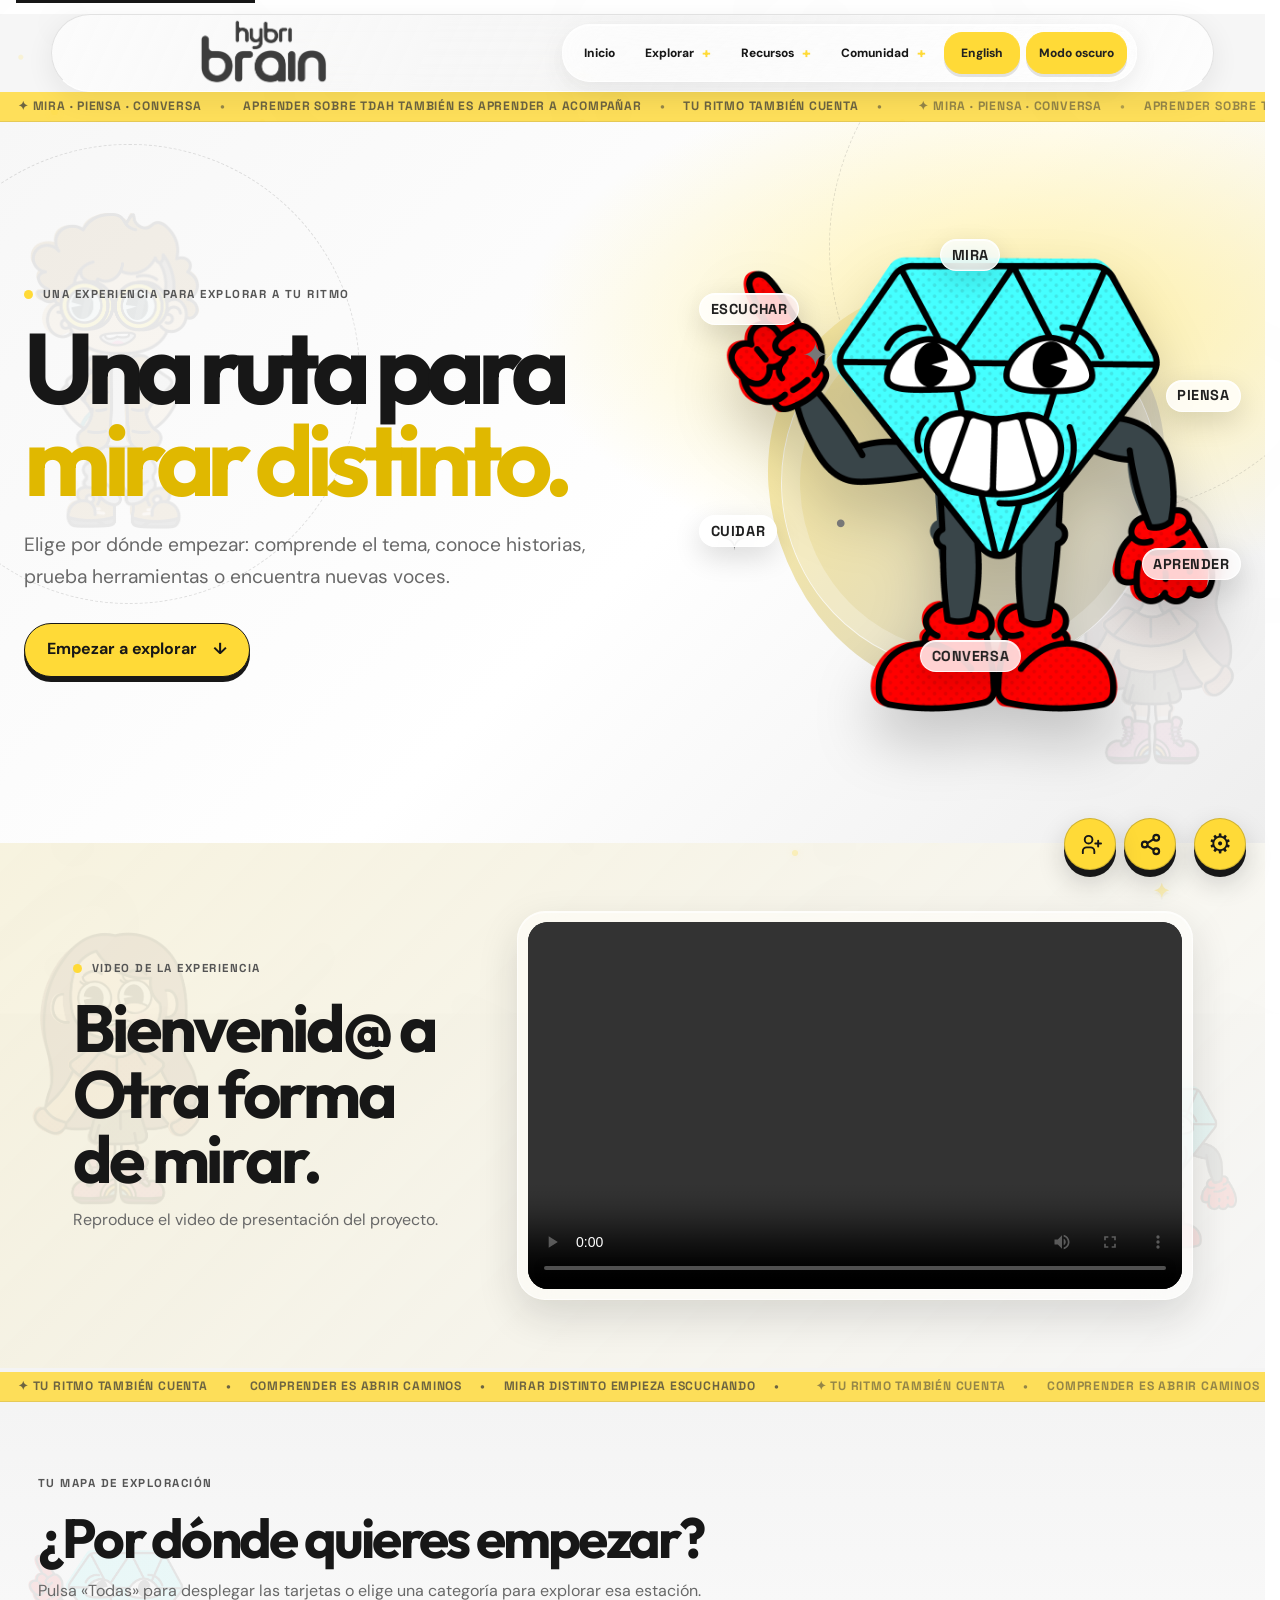
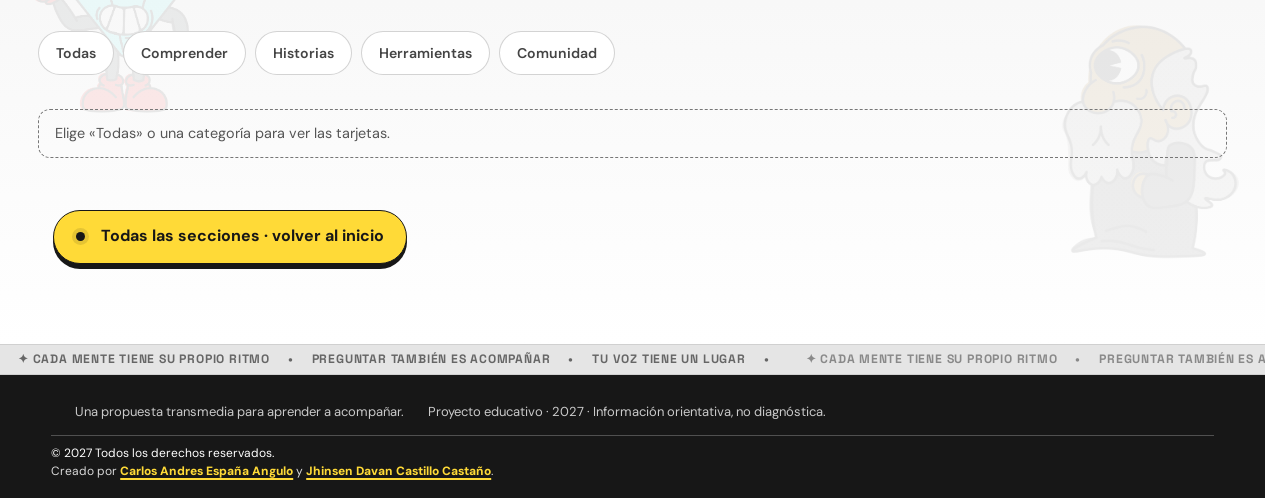
<file: index.html>
<!doctype html>
<html lang="es"><head>
<meta charset="utf-8"/>
<meta content="width=device-width, initial-scale=1" name="viewport"/>
<meta content="strict-origin-when-cross-origin" name="referrer"/>
<meta content="Experiencia educativa transmedia para comprender el TDAH desde la empatía." name="description"/>
<title>Otra forma de mirar | Inicio</title>
<link href="https://fonts.googleapis.com" rel="preconnect"/>
<link href="imagenes/Mesa de trabajo 1_1@4x-8.png" rel="icon" type="image/png"/>
<link crossorigin="" href="https://fonts.gstatic.com" rel="preconnect"/>
<link href="https://fonts.googleapis.com/css2?family=DM+Sans:wght@400;500;700&amp;family=Outfit:wght@400;500;600;700;800&amp;family=Space+Grotesk:wght@500;600;700&amp;display=swap" rel="stylesheet"/>
<link href="styles.css" rel="stylesheet"/>
<link href="index-pages.css" rel="stylesheet"/>  <link rel="stylesheet" href="enhancements.css">
  <link rel="stylesheet" href="final-overrides.css">
</head><body class="home-page" data-parallax-image="imagenes/parallax.png">
<a class="skip-link" href="#contenido">Saltar al contenido principal</a>
<header class="site-header" id="inicio">
<div class="container header-inner">
<a aria-label="Otra forma de mirar, inicio" class="brand" href="index.html">
<img alt="" class="brand-logo" src="imagenes/solo letra.png"/>
</a>
<button aria-controls="main-nav" aria-expanded="false" class="menu-toggle" type="button">Menú</button>
<nav aria-label="Navegación principal" class="main-nav" id="main-nav"><a href="index.html">Inicio</a><details class="nav-group"><summary>Explorar</summary><div class="nav-submenu"><a href="inicio.html">Introducción</a><a href="que-es-el-tdah.html">¿Qué es el TDAH?</a><a href="personajes.html">Personajes</a><a href="recorrido.html">Recorrido</a></div></details><details class="nav-group"><summary>Recursos</summary><div class="nav-submenu"><a href="blog.html">Notas</a><a href="galeria.html">Galería</a><a href="minijuegos.html">Minijuegos</a><a href="encuestas.html">Encuestas</a></div></details><details class="nav-group"><summary>Comunidad</summary><div class="nav-submenu"><a href="especialistas.html">Especialistas</a><a href="entrevistas.html">Entrevistas</a><a href="estadisticas.html">Estadísticas</a><a href="creadores.html">Creadores</a></div></details><button aria-pressed="false" class="contrast-button" id="contrast-toggle" type="button">Modo oscuro</button></nav>
</div>
</header>
<div aria-label="Avisos de la experiencia" class="info-marquee" role="region"><div class="info-marquee-track"><span class="marquee-group"><span>✦ Mira · piensa · conversa</span><span aria-hidden="true">•</span><span>Aprender sobre TDAH también es aprender a acompañar</span><span aria-hidden="true">•</span><span>Tu ritmo también cuenta</span><span aria-hidden="true">•</span></span><span aria-hidden="true" class="marquee-group"><span>✦ Mira · piensa · conversa</span><span aria-hidden="true">•</span><span>Aprender sobre TDAH también es aprender a acompañar</span><span aria-hidden="true">•</span><span>Tu ritmo también cuenta</span><span aria-hidden="true">•</span></span></div></div>
<main class="home-directory" id="contenido"><section aria-labelledby="home-title" class="guide-hero"><div class="guide-hero-orbit orbit-one"></div><div class="guide-hero-orbit orbit-two"></div><div class="guide-hero-inner"><div class="guide-hero-copy"><p class="guide-eyebrow"><span class="guide-pulse"></span> UNA EXPERIENCIA PARA EXPLORAR A TU RITMO</p><h1 id="home-title">Una ruta para <em>mirar distinto.</em></h1><p>Elige por dónde empezar: comprende el tema, conoce historias, prueba herramientas o encuentra nuevas voces.</p><a class="guide-start-button" href="#explorar-ruta">Empezar a explorar <span aria-hidden="true">↓</span></a></div><div aria-hidden="true" class="guide-hero-art"><div class="guide-art-circle circle-back"></div><div class="guide-art-circle circle-front"></div><img alt="" src="imagenes/diaactu1.png"/><span class="orbit-label label-top">MIRA</span><span class="orbit-label label-right">PIENSA</span><span class="orbit-label label-bottom">CONVERSA</span><span class="guide-spark spark-one">✦</span><span class="guide-spark spark-two">✧</span><span class="guide-spark spark-three">•</span><span class="orbit-label label-cuidar">CUIDAR</span><span class="orbit-label label-aprender">APRENDER</span><span class="orbit-label label-escuchar">ESCUCHAR</span></div></div></section><section class="home-video-section" id="video-portada-local" aria-labelledby="home-video-title"><div class="home-video-inner"><div class="home-video-copy"><p class="guide-eyebrow"><span class="guide-pulse"></span> VIDEO DE LA EXPERIENCIA</p><h2 id="home-video-title">Bienvenid@ a Otra forma de mirar.</h2><p>Reproduce el video de presentación del proyecto.</p></div><div class="home-video-frame"><video controls playsinline autoplay preload="auto" aria-label="Video de presentación de Otra forma de mirar"><!-- PARA CAMBIAR EL VIDEO: reemplaza videos/video-portada.mp4 por la ruta de tu archivo MP4 local. No es un video de YouTube. --><source src="videos/presen.mp4" type="video/mp4">Tu navegador no puede reproducir este video. Prueba con un archivo MP4 compatible.</video></div><!-- FIN DEL ESPACIO RESERVADO PARA EL VIDEO LOCAL -->
</section><div aria-hidden="true" class="info-marquee home-mid-marquee"><div class="info-marquee-track"><span class="marquee-group"><span>✦ Tu ritmo también cuenta</span><span>•</span><span>Comprender es abrir caminos</span><span>•</span><span>Mirar distinto empieza escuchando</span><span>•</span></span><span aria-hidden="true" class="marquee-group"><span>✦ Tu ritmo también cuenta</span><span>•</span><span>Comprender es abrir caminos</span><span>•</span><span>Mirar distinto empieza escuchando</span><span>•</span></span></div></div><section aria-labelledby="route-title" class="route-guide" id="explorar-ruta"><div class="route-guide-inner"><div class="route-heading"><div><p class="guide-eyebrow">TU MAPA DE EXPLORACIÓN</p><h2 id="route-title">¿Por dónde quieres empezar?</h2><p class="route-description">Pulsa «Todas» para desplegar las tarjetas o elige una categoría para explorar esa estación.</p></div><div aria-label="Filtrar las secciones por tema" class="route-filters" role="group"><button aria-pressed="false" class="route-filter" data-filter="todas" type="button" aria-label="Desplegar todas las tarjetas">Todas</button><button aria-pressed="false" class="route-filter" data-filter="comprender" type="button">Comprender</button><button aria-pressed="false" class="route-filter" data-filter="historias" type="button">Historias</button><button aria-pressed="false" class="route-filter" data-filter="herramientas" type="button">Herramientas</button><button aria-pressed="false" class="route-filter" data-filter="comunidad" type="button">Comunidad</button></div><p class="route-empty-hint" id="route-empty-hint">Elige «Todas» o una categoría para ver las tarjetas.</p><div class="route-stations"><div class="route-station" hidden data-station="comprender"><div class="station-label" data-step="a"><h3>01 · Comprender</h3><p>Entender es el primer paso para acompañar.</p></div><div class="route-card-grid"><a class="route-card" hidden data-category="comprender" data-route-id="inicio.html" href="inicio.html" style="--card-index:1"><span class="route-card-art"><img alt="" loading="lazy" src="imagenes/Mesa de trabajo 1_1@4x-8.png"/><span class="route-card-number">01</span></span><span class="route-card-info"><small>COMPRENDER</small><strong>Una primera mirada</strong><span>Una puerta de entrada para entender la propuesta.</span></span><span aria-hidden="true" class="route-card-dot"></span></a><a class="route-card" hidden data-category="comprender" data-route-id="que-es-el-tdah.html" href="que-es-el-tdah.html" style="--card-index:2"><span class="route-card-art"><img alt="" loading="lazy" src="imagenes/diaactu1.png"/><span class="route-card-number">02</span></span><span class="route-card-info"><small>COMPRENDER</small><strong>¿Qué es el TDAH?</strong><span>Ideas claras para comprender y acompañar.</span></span><span aria-hidden="true" class="route-card-dot"></span></a></div></div><div class="route-station" hidden data-station="historias"><div class="station-label" data-step="b"><h3>02 · Escuchar historias</h3><p>Conoce distintas vivencias y miradas.</p></div><div class="route-card-grid"><a class="route-card" hidden data-category="historias" data-route-id="recorrido.html" href="recorrido.html" style="--card-index:3"><span class="route-card-art"><img alt="" loading="lazy" src="imagenes/Mesa de trabajo 6@4x-8.png"/><span class="route-card-number">03</span></span><span class="route-card-info"><small>HISTORIAS</small><strong>Mira y escucha</strong><span>Videos y momentos para observar con atención.</span></span><span aria-hidden="true" class="route-card-dot"></span></a><a class="route-card" hidden data-category="historias" data-route-id="personajes.html" href="personajes.html" style="--card-index:4"><span class="route-card-art"><img alt="" loading="lazy" src="imagenes/viejo.png"/><span class="route-card-number">04</span></span><span class="route-card-info"><small>HISTORIAS</small><strong>Conoce los personajes</strong><span>Cinco recorridos y distintas formas de vivir.</span></span><span aria-hidden="true" class="route-card-dot"></span></a><a class="route-card" hidden data-category="historias" data-route-id="especialistas.html" href="especialistas.html" style="--card-index:5"><span class="route-card-art"><img alt="" loading="lazy" src="imagenes/benav.jpeg"/><span class="route-card-number">05</span></span><span class="route-card-info"><small>HISTORIAS</small><strong>Voces profesionales</strong><span>Perspectivas de psicología y educación.</span></span><span aria-hidden="true" class="route-card-dot"></span></a><a class="route-card" hidden data-category="historias" data-route-id="entrevistas.html" href="entrevistas.html" style="--card-index:6"><span class="route-card-art"><img alt="" loading="lazy" src="imagenes/jhinsen-creador.jpg"/><span class="route-card-number">06</span></span><span class="route-card-info"><small>HISTORIAS</small><strong>Escucha las entrevistas</strong><span>Conversaciones que abren nuevas preguntas.</span></span><span aria-hidden="true" class="route-card-dot"></span></a></div></div><div class="route-station" hidden data-station="herramientas"><div class="station-label" data-step="c"><h3>03 · Explorar herramientas</h3><p>Aprende, juega y reflexiona a tu ritmo.</p></div><div class="route-card-grid"><a class="route-card" hidden data-category="herramientas" data-route-id="blog.html" href="blog.html" style="--card-index:7"><span class="route-card-art"><img alt="" loading="lazy" src="imagenes/icono hibri brain.png"/><span class="route-card-number">07</span></span><span class="route-card-info"><small>HERRAMIENTAS</small><strong>Notas para compartir</strong><span>Ideas para llevar a casa, al aula y a la comunidad.</span></span><span aria-hidden="true" class="route-card-dot"></span></a><a class="route-card" hidden data-category="herramientas" data-route-id="galeria.html" href="galeria.html" style="--card-index:8"><span class="route-card-art"><img alt="" loading="lazy" src="imagenes/Mesa de trabajo 1_1@4x-8.png"/><span class="route-card-number">08</span></span><span class="route-card-info"><small>HERRAMIENTAS</small><strong>Pasea por la galería</strong><span>Imágenes para mirar desde otra perspectiva.</span></span><span aria-hidden="true" class="route-card-dot"></span></a><a class="route-card" hidden data-category="herramientas" data-route-id="minijuegos.html" href="minijuegos.html" style="--card-index:9"><span class="route-card-art"><img alt="" loading="lazy" src="imagenes/icono amarillo.png"/><span class="route-card-number">09</span></span><span class="route-card-info"><small>HERRAMIENTAS</small><strong>Prueba los minijuegos</strong><span>Retos cortos para practicar a tu ritmo.</span></span><span aria-hidden="true" class="route-card-dot"></span></a><a class="route-card" hidden data-category="herramientas" data-route-id="encuestas.html" href="encuestas.html" style="--card-index:10"><span class="route-card-art"><img alt="" loading="lazy" src="imagenes/icono amarillo - copia.png"/><span class="route-card-number">10</span></span><span class="route-card-info"><small>HERRAMIENTAS</small><strong>Explora tu experiencia</strong><span>Una pausa orientativa para mirar cómo te sientes.</span></span><span aria-hidden="true" class="route-card-dot"></span></a></div></div><div class="route-station" hidden data-station="comunidad"><div class="station-label" data-step="d"><h3>04 · Seguir conectados</h3><p>La conversación continúa más allá de esta página.</p></div><div class="route-card-grid"><a class="route-card" hidden data-category="comunidad" data-route-id="redes.html" href="redes.html" style="--card-index:11"><span class="route-card-art"><img alt="" loading="lazy" src="imagenes/ig.png"/><span class="route-card-number">11</span></span><span class="route-card-info"><small>COMUNIDAD</small><strong>Sigue la conversación</strong><span>Conecta con nuevas historias y contenidos.</span></span><span aria-hidden="true" class="route-card-dot"></span></a><a class="route-card" hidden data-category="comunidad" data-route-id="estadisticas.html" href="estadisticas.html" style="--card-index:12"><span class="route-card-art"><img alt="" loading="lazy" src="imagenes/solo letra.png"/><span class="route-card-number">12</span></span><span class="route-card-info"><small>COMUNIDAD</small><strong>Mira cómo crece la comunidad</strong><span>Cada visita forma parte de esta conversación.</span></span><span aria-hidden="true" class="route-card-dot"></span></a><a class="route-card" hidden data-category="comunidad" data-route-id="creadores.html" href="creadores.html" style="--card-index:13"><span class="route-card-art"><img alt="" loading="lazy" src="imagenes/jhinsen-creador.jpg"/><span class="route-card-number">13</span></span><span class="route-card-info"><small>COMUNIDAD</small><strong>Conoce a quienes lo crearon</strong><span>Descubre al equipo y el propósito del proyecto.</span></span><span aria-hidden="true" class="route-card-dot"></span></a></div></div></div><a class="all-sections-button" href="index.html">Todas las secciones · volver al inicio</a></div></section></main>
<div aria-hidden="true" class="info-marquee info-marquee-bottom"><div class="info-marquee-track"><span class="marquee-group"><span>✦ Cada mente tiene su propio ritmo</span><span>•</span><span>Preguntar también es acompañar</span><span>•</span><span>Tu voz tiene un lugar</span><span>•</span></span><span aria-hidden="true" class="marquee-group"><span>✦ Cada mente tiene su propio ritmo</span><span>•</span><span>Preguntar también es acompañar</span><span>•</span><span>Tu voz tiene un lugar</span><span>•</span></span></div></div>
<footer class="site-footer"><div class="container footer-inner"><div class="brand footer-brand"></div><p>Una propuesta transmedia para aprender a acompañar.</p><p class="footer-small">Proyecto educativo · 2027 · Información orientativa, no diagnóstica.</p><p class="footer-rights">© 2027 Todos los derechos reservados.<br/><span>Creado por <a href="creadores.html">Carlos Andres España Angulo</a> y <a href="creadores.html">Jhinsen Davan Castillo Castaño</a>.</span></p></div></footer>
<script src="site-analytics.js"></script><script src="index-pages.js"></script>  <script src="translations-en.js" defer></script><script src="enhancements.js" defer></script>
</body></html>
</file>
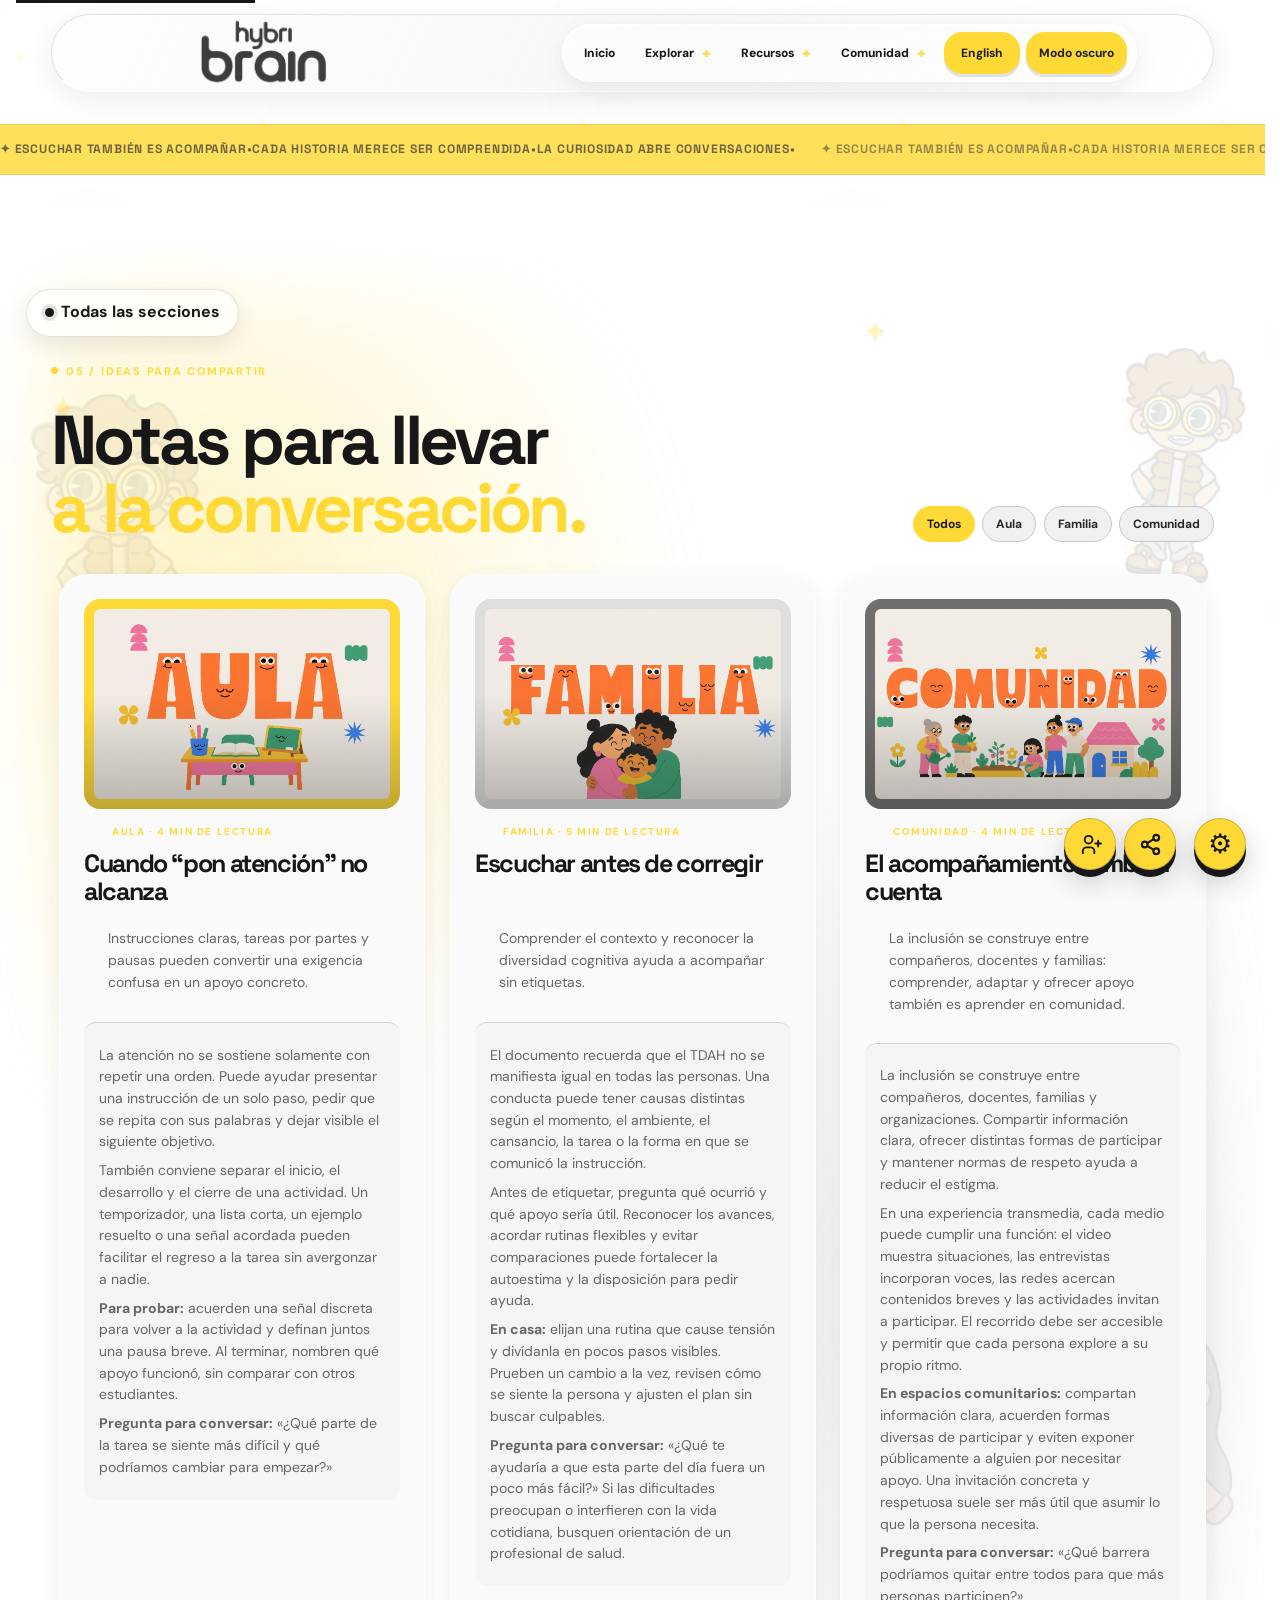
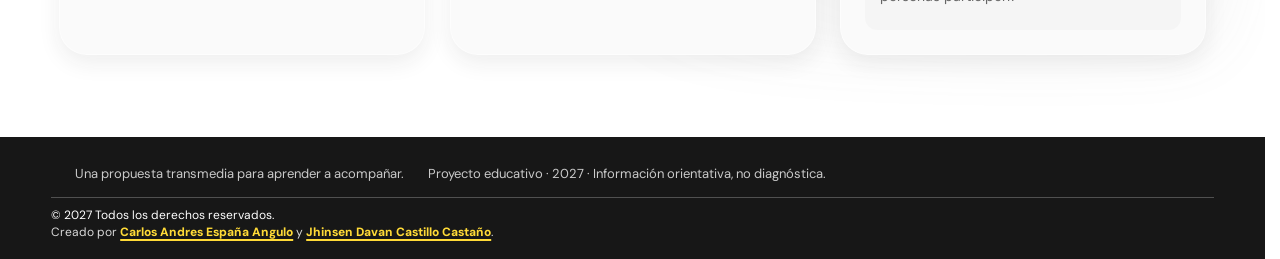
<file: blog.html>
<!doctype html>
<html lang="es"><head><link href="blog.css" rel="stylesheet"/>
<meta charset="utf-8"/>
<meta content="width=device-width, initial-scale=1" name="viewport"/>
<meta content="strict-origin-when-cross-origin" name="referrer"/>
<meta content="Experiencia educativa transmedia para comprender el TDAH desde la empatía." name="description"/>
<title>Notas para llevar a la conversación. | Otra forma de mirar</title>
<link href="https://fonts.googleapis.com" rel="preconnect"/>
<link href="imagenes/Mesa de trabajo 1_1@4x-8.png" rel="icon" type="image/png"/>
<link crossorigin="" href="https://fonts.gstatic.com" rel="preconnect"/>
<link href="https://fonts.googleapis.com/css2?family=DM+Sans:wght@400;500;700&amp;family=Outfit:wght@400;500;600;700;800&amp;family=Space+Grotesk:wght@500;600;700&amp;display=swap" rel="stylesheet"/>
<link href="styles.css" rel="stylesheet"/>
  <link rel="stylesheet" href="enhancements.css">
  <link rel="stylesheet" href="final-overrides.css">
</head><body class="section-page page-blog"><a class="skip-link" href="#contenido">Saltar al contenido principal</a><header class="site-header" id="inicio">
<div class="container header-inner">
<a aria-label="Otra forma de mirar, inicio" class="brand" href="index.html">
<img alt="" class="brand-logo" src="imagenes/solo letra.png"/>
</a>
<button aria-controls="main-nav" aria-expanded="false" class="menu-toggle" type="button">Menú</button>
<nav aria-label="Navegación principal" class="main-nav" id="main-nav"><a href="index.html">Inicio</a><details class="nav-group"><summary>Explorar</summary><div class="nav-submenu"><a href="inicio.html">Introducción</a><a href="que-es-el-tdah.html">¿Qué es el TDAH?</a><a href="personajes.html">Personajes</a><a href="recorrido.html">Recorrido</a></div></details><details class="nav-group"><summary>Recursos</summary><div class="nav-submenu"><a href="blog.html" aria-current="page">Notas</a><a href="galeria.html">Galería</a><a href="minijuegos.html">Minijuegos</a><a href="encuestas.html">Encuestas</a></div></details><details class="nav-group"><summary>Comunidad</summary><div class="nav-submenu"><a href="especialistas.html">Especialistas</a><a href="entrevistas.html">Entrevistas</a><a href="estadisticas.html">Estadísticas</a><a href="creadores.html">Creadores</a></div></details><button aria-pressed="false" class="contrast-button" id="contrast-toggle" type="button">Modo oscuro</button></nav>
</div>
</header><div aria-hidden="true" class="info-marquee section-marquee"><div class="info-marquee-track"><span class="marquee-group"><span>✦ Escuchar también es acompañar</span><span>•</span><span>Cada historia merece ser comprendida</span><span>•</span><span>La curiosidad abre conversaciones</span><span>•</span></span><span aria-hidden="true" class="marquee-group"><span>✦ Escuchar también es acompañar</span><span>•</span><span>Cada historia merece ser comprendida</span><span>•</span><span>La curiosidad abre conversaciones</span><span>•</span></span></div></div><main id="contenido"><section aria-labelledby="blog-title" class="blog section character-zone" id="blog"><a aria-label="Volver al inicio y ver todas las secciones" class="section-return-link" href="index.html">Todas las secciones</a><img alt="" aria-hidden="true" class="character-decor character-decor-turn" loading="lazy" src="imagenes/nino.png"/>
<div class="container"><div class="section-heading-row"><div><p class="section-number">05 / ideas para compartir</p><h2 id="blog-title">Notas para llevar<br/><em>a la conversación.</em></h2></div><div aria-label="Filtrar artículos" class="filter-group" role="group"><button class="filter-button active mobile-hidden-all-filter" data-filter="todos">Todos</button><button class="filter-button" data-filter="aula">Aula</button><button class="filter-button" data-filter="familia">Familia</button><button class="filter-button" data-filter="comunidad">Comunidad</button></div></div>
<div class="article-grid">
<article class="article-card" data-category="aula"><div class="article-image image-aula"><img alt="Ilustración relacionada con el TDAH en el aula" src="imagenes/aula.png"/></div><div class="article-meta">AULA · 4 MIN DE LECTURA</div><h3>Cuando “pon atención” no alcanza</h3><p>Instrucciones claras, tareas por partes y pausas pueden convertir una exigencia confusa en un apoyo concreto.</p><div class="" id="note-classroom" style=";display:block;opacity:1;max-height:none;height:auto;overflow:visible;margin-top:.75rem"><p>La atención no se sostiene solamente con repetir una orden. Puede ayudar presentar una instrucción de un solo paso, pedir que se repita con sus palabras y dejar visible el siguiente objetivo.</p><p>También conviene separar el inicio, el desarrollo y el cierre de una actividad. Un temporizador, una lista corta, un ejemplo resuelto o una señal acordada pueden facilitar el regreso a la tarea sin avergonzar a nadie.</p><p><strong>Para probar:</strong> acuerden una señal discreta para volver a la actividad y definan juntos una pausa breve. Al terminar, nombren qué apoyo funcionó, sin comparar con otros estudiantes.</p><p><strong>Pregunta para conversar:</strong> «¿Qué parte de la tarea se siente más difícil y qué podríamos cambiar para empezar?»</p></div></article>
<article class="article-card" data-category="familia"><div class="article-image image-familia"><img alt="Ilustración relacionada con el acompañamiento familiar" src="imagenes/familia.png"/></div><div class="article-meta">FAMILIA · 5 MIN DE LECTURA</div><h3>Escuchar antes de corregir</h3><p>Comprender el contexto y reconocer la diversidad cognitiva ayuda a acompañar sin etiquetas.</p><div class="" id="note-home" style=";display:block;opacity:1;max-height:none;height:auto;overflow:visible;margin-top:.75rem"><p>El documento recuerda que el TDAH no se manifiesta igual en todas las personas. Una conducta puede tener causas distintas según el momento, el ambiente, el cansancio, la tarea o la forma en que se comunicó la instrucción.</p><p>Antes de etiquetar, pregunta qué ocurrió y qué apoyo sería útil. Reconocer los avances, acordar rutinas flexibles y evitar comparaciones puede fortalecer la autoestima y la disposición para pedir ayuda.</p><p><strong>En casa:</strong> elijan una rutina que cause tensión y divídanla en pocos pasos visibles. Prueben un cambio a la vez, revisen cómo se siente la persona y ajusten el plan sin buscar culpables.</p><p><strong>Pregunta para conversar:</strong> «¿Qué te ayudaría a que esta parte del día fuera un poco más fácil?» Si las dificultades preocupan o interfieren con la vida cotidiana, busquen orientación de un profesional de salud.</p></div></article>
<article class="article-card" data-category="comunidad">
<div class="article-image image-comunidad">
<img alt="Ilustración relacionada con la comunidad y el acompañamiento" src="imagenes/comunidad.png"/>
</div>
<div class="article-meta">COMUNIDAD · 4 MIN DE LECTURA</div>
<h3>El acompañamiento también cuenta</h3>
<p>
    La inclusión se construye entre compañeros, docentes y familias: comprender, adaptar y ofrecer apoyo también es aprender en comunidad.
  </p>
<div class="" id="note-community" style=";display:block;opacity:1;max-height:none;height:auto;overflow:visible;margin-top:.75rem"><p>La inclusión se construye entre compañeros, docentes, familias y organizaciones. Compartir información clara, ofrecer distintas formas de participar y mantener normas de respeto ayuda a reducir el estigma.</p><p>En una experiencia transmedia, cada medio puede cumplir una función: el video muestra situaciones, las entrevistas incorporan voces, las redes acercan contenidos breves y las actividades invitan a participar. El recorrido debe ser accesible y permitir que cada persona explore a su propio ritmo.</p><p><strong>En espacios comunitarios:</strong> compartan información clara, acuerden formas diversas de participar y eviten exponer públicamente a alguien por necesitar apoyo. Una invitación concreta y respetuosa suele ser más útil que asumir lo que la persona necesita.</p><p><strong>Pregunta para conversar:</strong> «¿Qué barrera podríamos quitar entre todos para que más personas participen?»</p></div></article>
</div>
</div>
</section></main><footer class="site-footer"><div class="container footer-inner"><div class="brand footer-brand"></div><p>Una propuesta transmedia para aprender a acompañar.</p><p class="footer-small">Proyecto educativo · 2027 · Información orientativa, no diagnóstica.</p><p class="footer-rights">© 2027 Todos los derechos reservados.<br/><span>Creado por <a href="creadores.html">Carlos Andres España Angulo</a> y <a href="creadores.html">Jhinsen Davan Castillo Castaño</a>.</span></p></div></footer><script src="site-analytics.js"></script><script src="blog.js"></script>  <script src="translations-en.js" defer></script><script src="enhancements.js" defer></script>
</body></html>
</file>
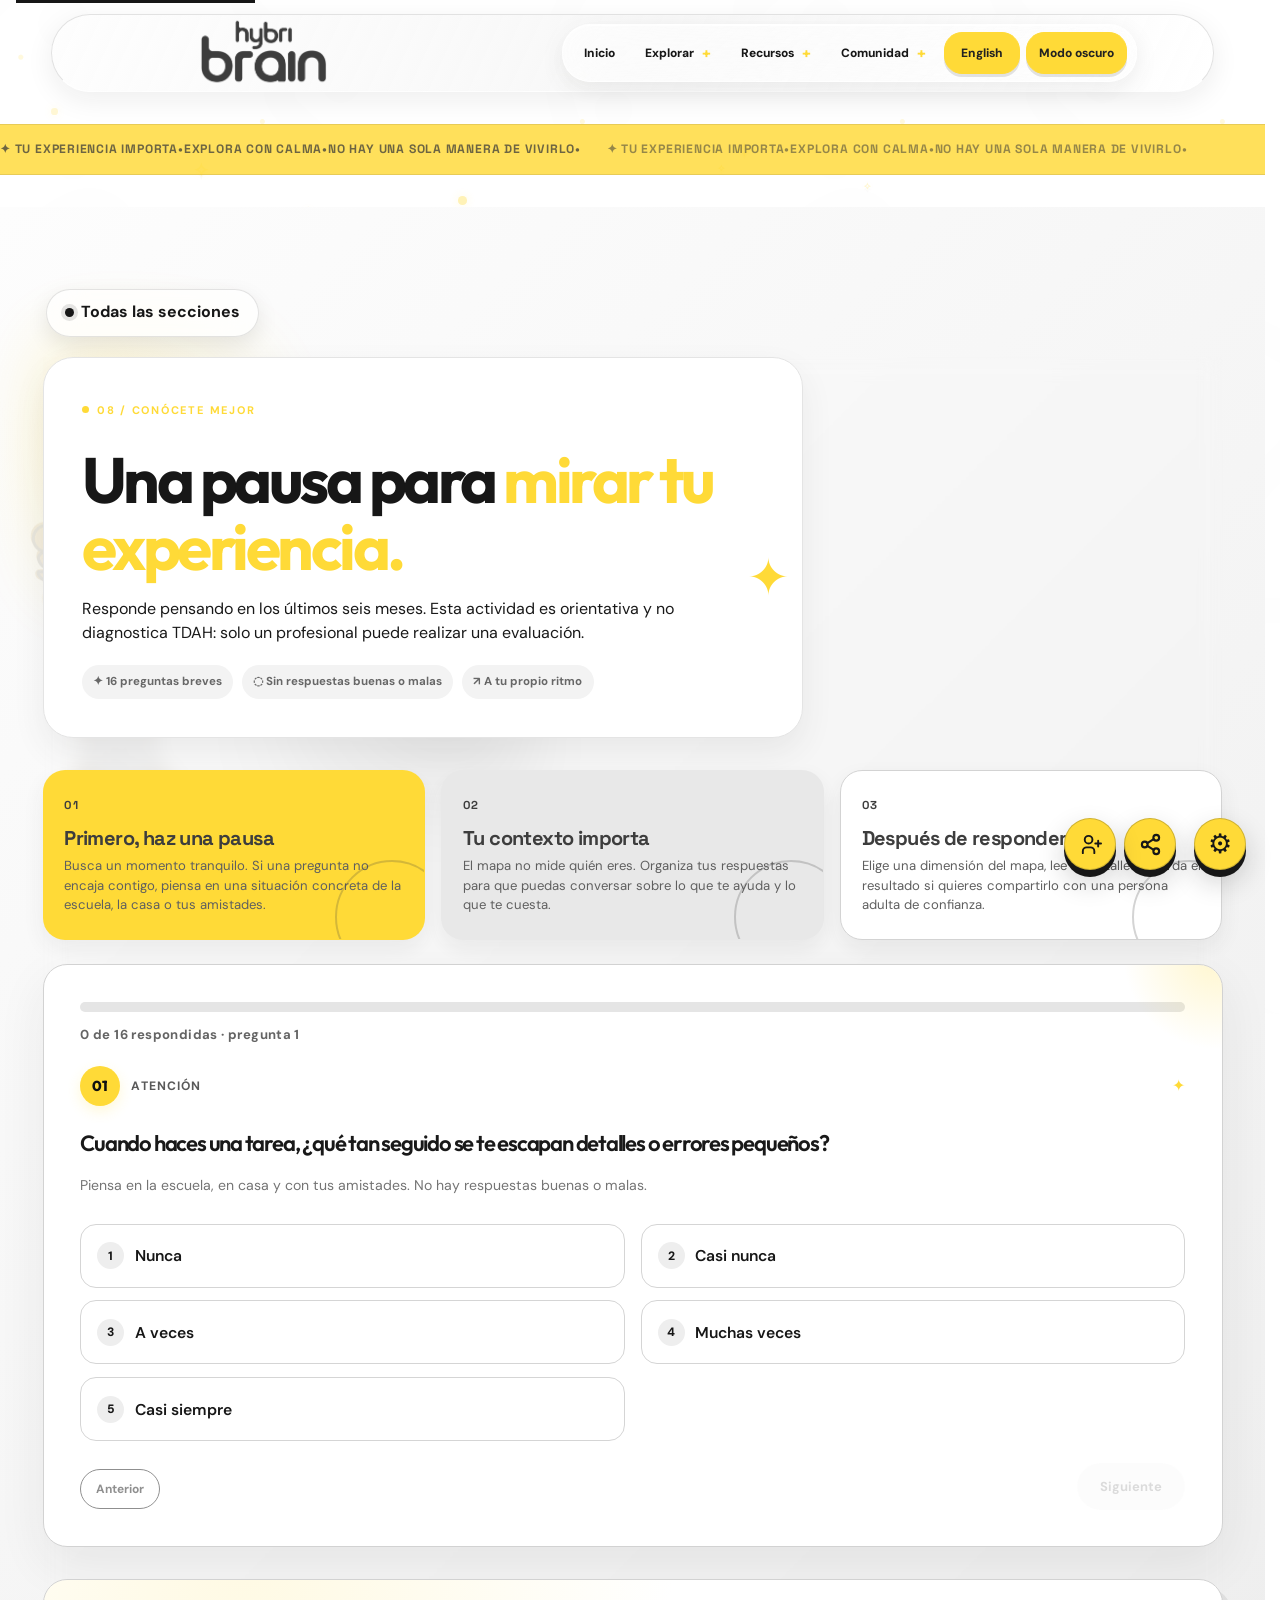
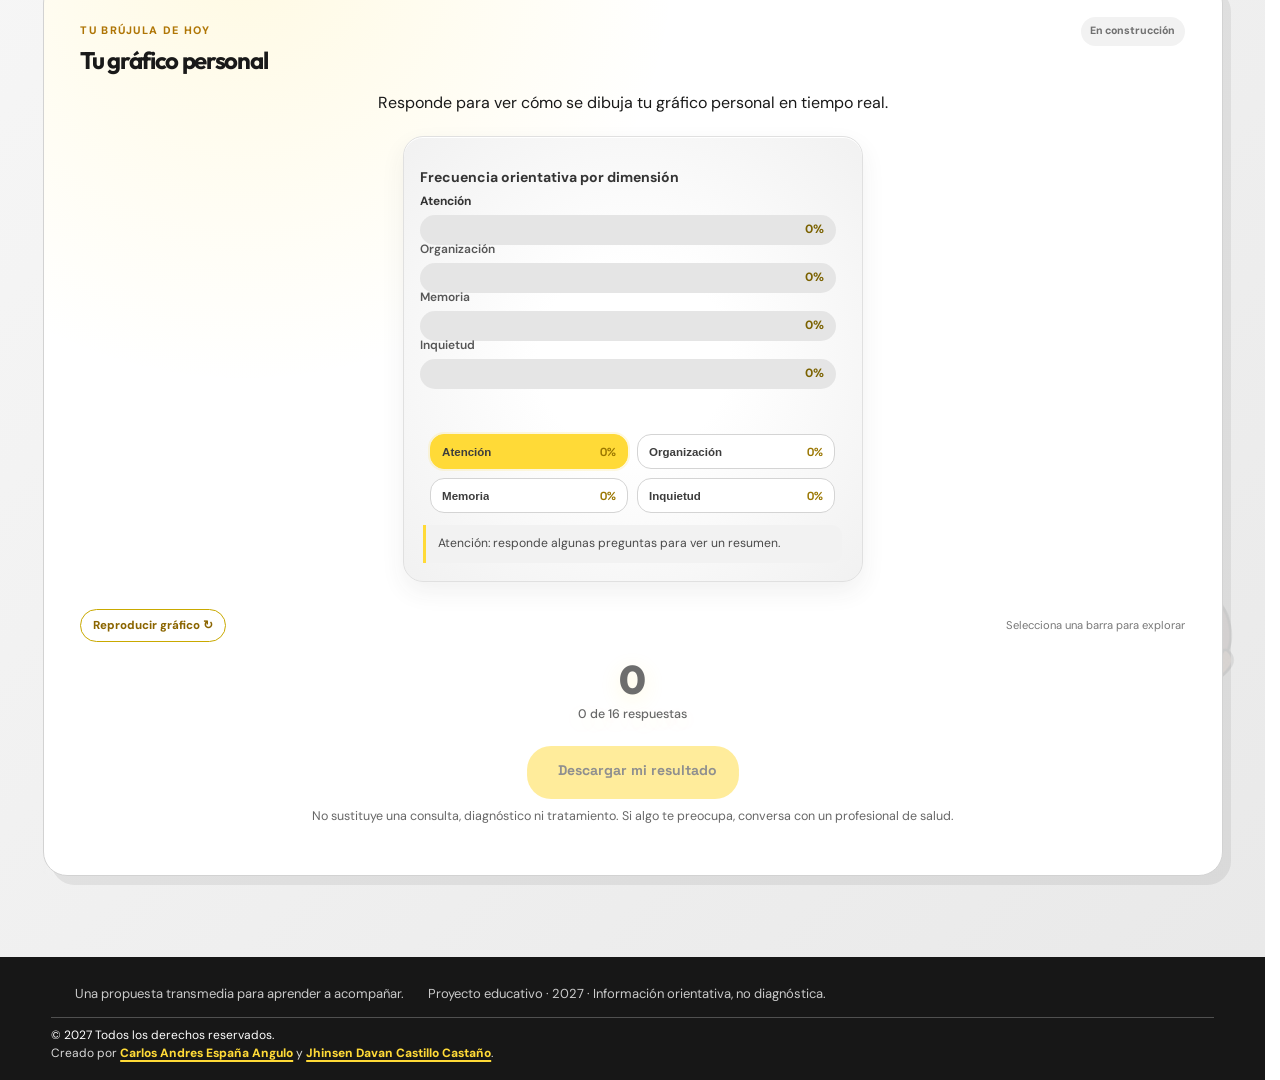
<file: encuestas.html>
<!doctype html>
<html lang="es"><head><link href="encuestas.css" rel="stylesheet"/>
<meta charset="utf-8"/>
<meta content="width=device-width, initial-scale=1" name="viewport"/>
<meta content="strict-origin-when-cross-origin" name="referrer"/>
<meta content="Experiencia educativa transmedia para comprender el TDAH desde la empatía." name="description"/>
<title>Una pausa para mirar tu experiencia. | Otra forma de mirar</title>
<link href="https://fonts.googleapis.com" rel="preconnect"/>
<link href="imagenes/Mesa de trabajo 1_1@4x-8.png" rel="icon" type="image/png"/>
<link crossorigin="" href="https://fonts.gstatic.com" rel="preconnect"/>
<link href="https://fonts.googleapis.com/css2?family=DM+Sans:wght@400;500;700&amp;family=Outfit:wght@400;500;600;700;800&amp;family=Space+Grotesk:wght@500;600;700&amp;display=swap" rel="stylesheet"/>
<link href="styles.css" rel="stylesheet"/>
  <link rel="stylesheet" href="enhancements.css">
  <link rel="stylesheet" href="final-overrides.css">
</head><body class="section-page page-encuestas"><a class="skip-link" href="#contenido">Saltar al contenido principal</a><header class="site-header" id="inicio">
<div class="container header-inner">
<a aria-label="Otra forma de mirar, inicio" class="brand" href="index.html">
<img alt="" class="brand-logo" src="imagenes/solo letra.png"/>
</a>
<button aria-controls="main-nav" aria-expanded="false" class="menu-toggle" type="button">Menú</button>
<nav aria-label="Navegación principal" class="main-nav" id="main-nav"><a href="index.html">Inicio</a><details class="nav-group"><summary>Explorar</summary><div class="nav-submenu"><a href="inicio.html">Introducción</a><a href="que-es-el-tdah.html">¿Qué es el TDAH?</a><a href="personajes.html">Personajes</a><a href="recorrido.html">Recorrido</a></div></details><details class="nav-group"><summary>Recursos</summary><div class="nav-submenu"><a href="blog.html">Notas</a><a href="galeria.html">Galería</a><a href="minijuegos.html">Minijuegos</a><a href="encuestas.html" aria-current="page">Encuestas</a></div></details><details class="nav-group"><summary>Comunidad</summary><div class="nav-submenu"><a href="especialistas.html">Especialistas</a><a href="entrevistas.html">Entrevistas</a><a href="estadisticas.html">Estadísticas</a><a href="creadores.html">Creadores</a></div></details><button aria-pressed="false" class="contrast-button" id="contrast-toggle" type="button">Modo oscuro</button></nav>
</div>
</header><div aria-hidden="true" class="info-marquee section-marquee" data-marquee-before="encuestas"><div class="info-marquee-track"><span class="marquee-group"><span>✦ Tu experiencia importa</span><span>•</span><span>Explora con calma</span><span>•</span><span>No hay una sola manera de vivirlo</span><span>•</span></span><span aria-hidden="true" class="marquee-group"><span>✦ Tu experiencia importa</span><span>•</span><span>Explora con calma</span><span>•</span><span>No hay una sola manera de vivirlo</span><span>•</span></span></div></div><main id="contenido"><section aria-labelledby="survey-title" class="tdah-survey section" id="encuestas"><a aria-label="Volver al inicio y ver todas las secciones" class="section-return-link" href="index.html">Todas las secciones</a>
<div class="survey-particles" aria-hidden="true"><i></i><i></i><i></i><i></i><i></i><i></i></div><div class="survey-shell">
<div class="survey-heading"><p class="section-number">08 / conócete mejor</p><h2 id="survey-title">Una pausa para <em>mirar tu experiencia.</em></h2><p>Responde pensando en los últimos seis meses. Esta actividad es orientativa y no diagnostica TDAH: solo un profesional puede realizar una evaluación.</p><div class="survey-trust-line"><span>✦ 16 preguntas breves</span><span>◌ Sin respuestas buenas o malas</span><span>↗ A tu propio ritmo</span></div></div>
<div class="survey-extra-grid" aria-label="Pistas para completar la encuesta"><article class="survey-extra-card survey-extra-yellow"><span>01</span><h3>Primero, haz una pausa</h3><p>Busca un momento tranquilo. Si una pregunta no encaja contigo, piensa en una situación concreta de la escuela, la casa o tus amistades.</p></article><article class="survey-extra-card survey-extra-gray"><span>02</span><h3>Tu contexto importa</h3><p>El mapa no mide quién eres. Organiza tus respuestas para que puedas conversar sobre lo que te ayuda y lo que te cuesta.</p></article><article class="survey-extra-card survey-extra-outline"><span>03</span><h3>Después de responder</h3><p>Elige una dimensión del mapa, lee su detalle y guarda el resultado si quieres compartirlo con una persona adulta de confianza.</p></article></div><div class="survey-layout"><form class="survey-form" id="tdah-survey"><div class="survey-progress"><span id="survey-progress-bar"></span></div><p class="survey-progress-label" id="survey-progress-label">Pregunta 1 de 8</p><div id="survey-questions"></div><div class="survey-actions"><button class="outline-button" disabled="" id="survey-prev" type="button">Anterior</button><button class="button" id="survey-next" type="button">Siguiente</button></div></form>
<aside aria-live="polite" class="survey-result"><div class="survey-map-heading"><div><span class="survey-map-kicker">Tu brújula de hoy</span><h3>Tu gráfico personal</h3></div><span class="survey-map-status" id="survey-map-status">En construcción</span></div><p id="survey-result-intro">Completa las preguntas para descubrir tu gráfico.</p><div class="radar-wrap"><canvas aria-label="Gráfico de barras de dimensiones. Selecciona una barra para explorar el detalle." height="570" id="survey-radar" role="img" tabindex="0" width="720">El gráfico de barras se dibujará aquí.</canvas><div aria-label="Explorar dimensiones del gráfico" class="radar-legend" id="radar-legend" role="group"></div><p aria-live="polite" class="survey-chart-detail" id="survey-chart-detail">Responde para ver cómo se dibuja tu mapa. Selecciona una barra para explorarla.</p></div><div class="survey-map-actions"><button class="survey-replay" id="survey-replay-map" type="button">Reproducir gráfico <span aria-hidden="true">↻</span></button><span>Selecciona una barra para explorar</span></div><div class="survey-score" id="survey-score">—<small>resultado orientativo</small></div><button class="visit-download-button" disabled="" id="survey-download" type="button"><span class="animated-dot" aria-hidden="true"></span> Descargar mi resultado</button><p class="survey-disclaimer">No sustituye una consulta, diagnóstico ni tratamiento. Si algo te preocupa, conversa con un profesional de salud.</p></aside></div>
</div>
</section></main><footer class="site-footer"><div class="container footer-inner"><div class="brand footer-brand"></div><p>Una propuesta transmedia para aprender a acompañar.</p><p class="footer-small">Proyecto educativo · 2027 · Información orientativa, no diagnóstica.</p><p class="footer-rights">© 2027 Todos los derechos reservados.<br/><span>Creado por <a href="creadores.html">Carlos Andres España Angulo</a> y <a href="creadores.html">Jhinsen Davan Castillo Castaño</a>.</span></p></div></footer><script src="site-analytics.js"></script><script src="encuestas.js"></script>  <script src="translations-en.js" defer></script><script src="enhancements.js" defer></script>
</body></html>
</file>
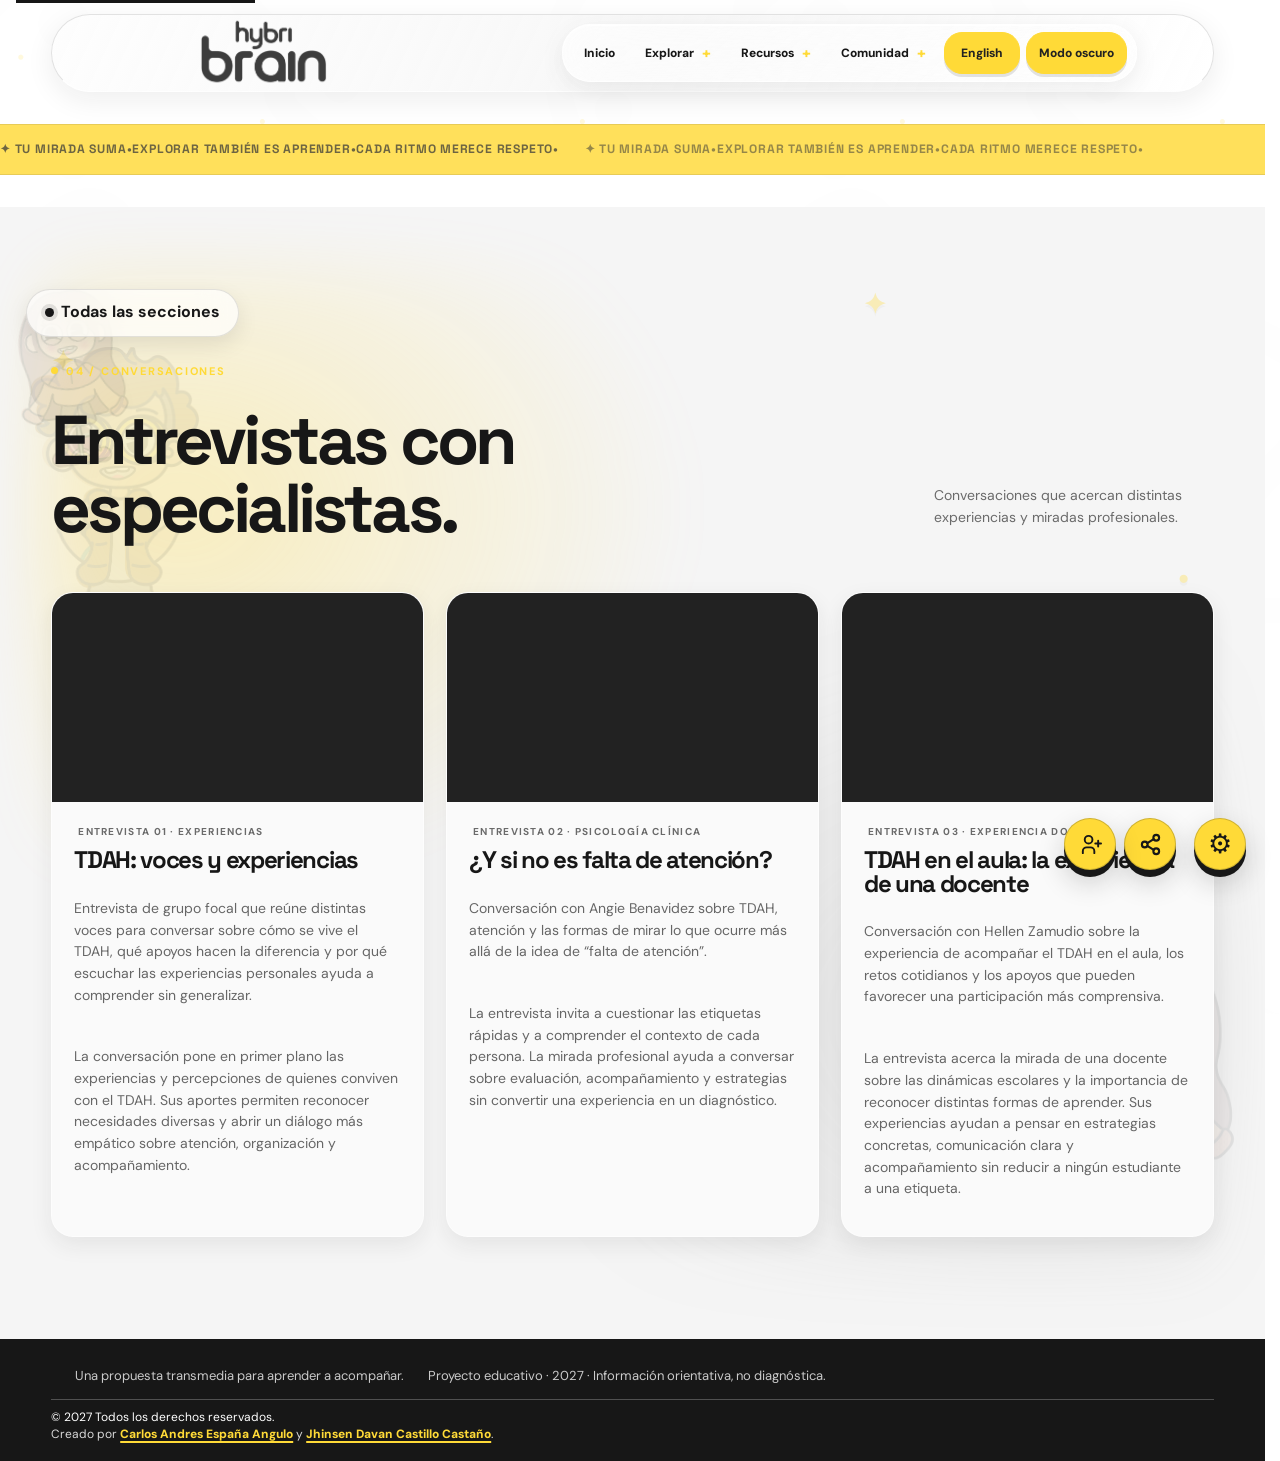
<file: entrevistas.html>
<!doctype html>
<html lang="es"><head><link href="entrevistas.css" rel="stylesheet"/>
<meta charset="utf-8"/>
<meta content="width=device-width, initial-scale=1" name="viewport"/>
<meta content="strict-origin-when-cross-origin" name="referrer"/>
<meta content="Experiencia educativa transmedia para comprender el TDAH desde la empatía." name="description"/>
<title>Entrevistas con especialistas. | Otra forma de mirar</title>
<link href="https://fonts.googleapis.com" rel="preconnect"/>
<link href="imagenes/Mesa de trabajo 1_1@4x-8.png" rel="icon" type="image/png"/>
<link crossorigin="" href="https://fonts.gstatic.com" rel="preconnect"/>
<link href="https://fonts.googleapis.com/css2?family=DM+Sans:wght@400;500;700&amp;family=Outfit:wght@400;500;600;700;800&amp;family=Space+Grotesk:wght@500;600;700&amp;display=swap" rel="stylesheet"/>
<link href="styles.css" rel="stylesheet"/>
  <link rel="stylesheet" href="enhancements.css">
  <link rel="stylesheet" href="final-overrides.css">
</head><body class="section-page page-entrevistas"><a class="skip-link" href="#contenido">Saltar al contenido principal</a><header class="site-header" id="inicio">
<div class="container header-inner">
<a aria-label="Otra forma de mirar, inicio" class="brand" href="index.html">
<img alt="" class="brand-logo" src="imagenes/solo letra.png"/>
</a>
<button aria-controls="main-nav" aria-expanded="false" class="menu-toggle" type="button">Menú</button>
<nav aria-label="Navegación principal" class="main-nav" id="main-nav"><a href="index.html">Inicio</a><details class="nav-group"><summary>Explorar</summary><div class="nav-submenu"><a href="inicio.html">Introducción</a><a href="que-es-el-tdah.html">¿Qué es el TDAH?</a><a href="personajes.html">Personajes</a><a href="recorrido.html">Recorrido</a></div></details><details class="nav-group"><summary>Recursos</summary><div class="nav-submenu"><a href="blog.html">Notas</a><a href="galeria.html">Galería</a><a href="minijuegos.html">Minijuegos</a><a href="encuestas.html">Encuestas</a></div></details><details class="nav-group"><summary>Comunidad</summary><div class="nav-submenu"><a href="especialistas.html">Especialistas</a><a href="entrevistas.html" aria-current="page">Entrevistas</a><a href="estadisticas.html">Estadísticas</a><a href="creadores.html">Creadores</a></div></details><button aria-pressed="false" class="contrast-button" id="contrast-toggle" type="button">Modo oscuro</button></nav>
</div>
</header><div aria-hidden="true" class="info-marquee section-marquee"><div class="info-marquee-track"><span class="marquee-group"><span>✦ Tu mirada suma</span><span>•</span><span>Explorar también es aprender</span><span>•</span><span>Cada ritmo merece respeto</span><span>•</span></span><span aria-hidden="true" class="marquee-group"><span>✦ Tu mirada suma</span><span>•</span><span>Explorar también es aprender</span><span>•</span><span>Cada ritmo merece respeto</span><span>•</span></span></div></div><main id="contenido"><section aria-labelledby="interviews-title" class="interviews-section section character-zone" id="entrevistas"><a aria-label="Volver al inicio y ver todas las secciones" class="section-return-link" href="index.html">Todas las secciones</a><img alt="" aria-hidden="true" class="character-decor character-decor-extra-harper" loading="lazy" src="imagenes/harper.png"/><div class="container"><div class="section-heading-row"><div><p class="section-number">04 / conversaciones</p><h2 id="interviews-title">Entrevistas con especialistas.</h2></div><p class="heading-aside">Conversaciones que acercan distintas experiencias y miradas profesionales.</p></div><div class="interviews-grid">
<article class="interview-card"><div class="interview-video-frame"><iframe allow="accelerometer; autoplay; clipboard-write; encrypted-media; gyroscope; picture-in-picture; web-share" allowfullscreen="" loading="lazy" referrerpolicy="strict-origin-when-cross-origin" src="https://www.youtube.com/embed/qbpHHRG28fI" title="TDAH: voces y experiencias | Entrevista de grupo focal"></iframe></div><div><p class="expert-tag">ENTREVISTA 01 · EXPERIENCIAS</p><h3>TDAH: voces y experiencias</h3><p>Entrevista de grupo focal que reúne distintas voces para conversar sobre cómo se vive el TDAH, qué apoyos hacen la diferencia y por qué escuchar las experiencias personales ayuda a comprender sin generalizar.</p><div class="" id="interview-group" style=";display:block;opacity:1;max-height:none;height:auto;overflow:visible;margin-top:.75rem"><p>La conversación pone en primer plano las experiencias y percepciones de quienes conviven con el TDAH. Sus aportes permiten reconocer necesidades diversas y abrir un diálogo más empático sobre atención, organización y acompañamiento.</p></div></div></article>
<article class="interview-card"><div class="interview-video-frame"><iframe allow="accelerometer; autoplay; clipboard-write; encrypted-media; gyroscope; picture-in-picture; web-share" allowfullscreen="" loading="lazy" referrerpolicy="strict-origin-when-cross-origin" src="https://www.youtube.com/embed/bx7YAcIUaU8" title="¿Y si no es falta de atención? Hablemos de TDAH con Angie Benavidez"></iframe></div><div><p class="expert-tag">ENTREVISTA 02 · PSICOLOGÍA CLÍNICA</p><h3>¿Y si no es falta de atención?</h3><p>Conversación con Angie Benavidez sobre TDAH, atención y las formas de mirar lo que ocurre más allá de la idea de “falta de atención”.</p><div class="" id="interview-angie" style=";display:block;opacity:1;max-height:none;height:auto;overflow:visible;margin-top:.75rem"><p>La entrevista invita a cuestionar las etiquetas rápidas y a comprender el contexto de cada persona. La mirada profesional ayuda a conversar sobre evaluación, acompañamiento y estrategias sin convertir una experiencia en un diagnóstico.</p></div></div></article>
<article class="interview-card"><div class="interview-video-frame"><iframe allow="accelerometer; autoplay; clipboard-write; encrypted-media; gyroscope; picture-in-picture; web-share" allowfullscreen="" loading="lazy" referrerpolicy="strict-origin-when-cross-origin" src="https://www.youtube.com/embed/peWO6HmYpZs" title="TDAH en el aula: la experiencia de una docente | Hellen Zamudio"></iframe></div><div><p class="expert-tag">ENTREVISTA 03 · EXPERIENCIA DOCENTE</p><h3>TDAH en el aula: la experiencia de una docente</h3><p>Conversación con Hellen Zamudio sobre la experiencia de acompañar el TDAH en el aula, los retos cotidianos y los apoyos que pueden favorecer una participación más comprensiva.</p><div class="" id="interview-hellen" style=";display:block;opacity:1;max-height:none;height:auto;overflow:visible;margin-top:.75rem"><p>La entrevista acerca la mirada de una docente sobre las dinámicas escolares y la importancia de reconocer distintas formas de aprender. Sus experiencias ayudan a pensar en estrategias concretas, comunicación clara y acompañamiento sin reducir a ningún estudiante a una etiqueta.</p></div></div></article>
</div></div></section></main><footer class="site-footer"><div class="container footer-inner"><div class="brand footer-brand"></div><p>Una propuesta transmedia para aprender a acompañar.</p><p class="footer-small">Proyecto educativo · 2027 · Información orientativa, no diagnóstica.</p><p class="footer-rights">© 2027 Todos los derechos reservados.<br/><span>Creado por <a href="creadores.html">Carlos Andres España Angulo</a> y <a href="creadores.html">Jhinsen Davan Castillo Castaño</a>.</span></p></div></footer><script src="site-analytics.js"></script><script src="entrevistas.js"></script>  <script src="translations-en.js" defer></script><script src="enhancements.js" defer></script>
</body></html>
</file>
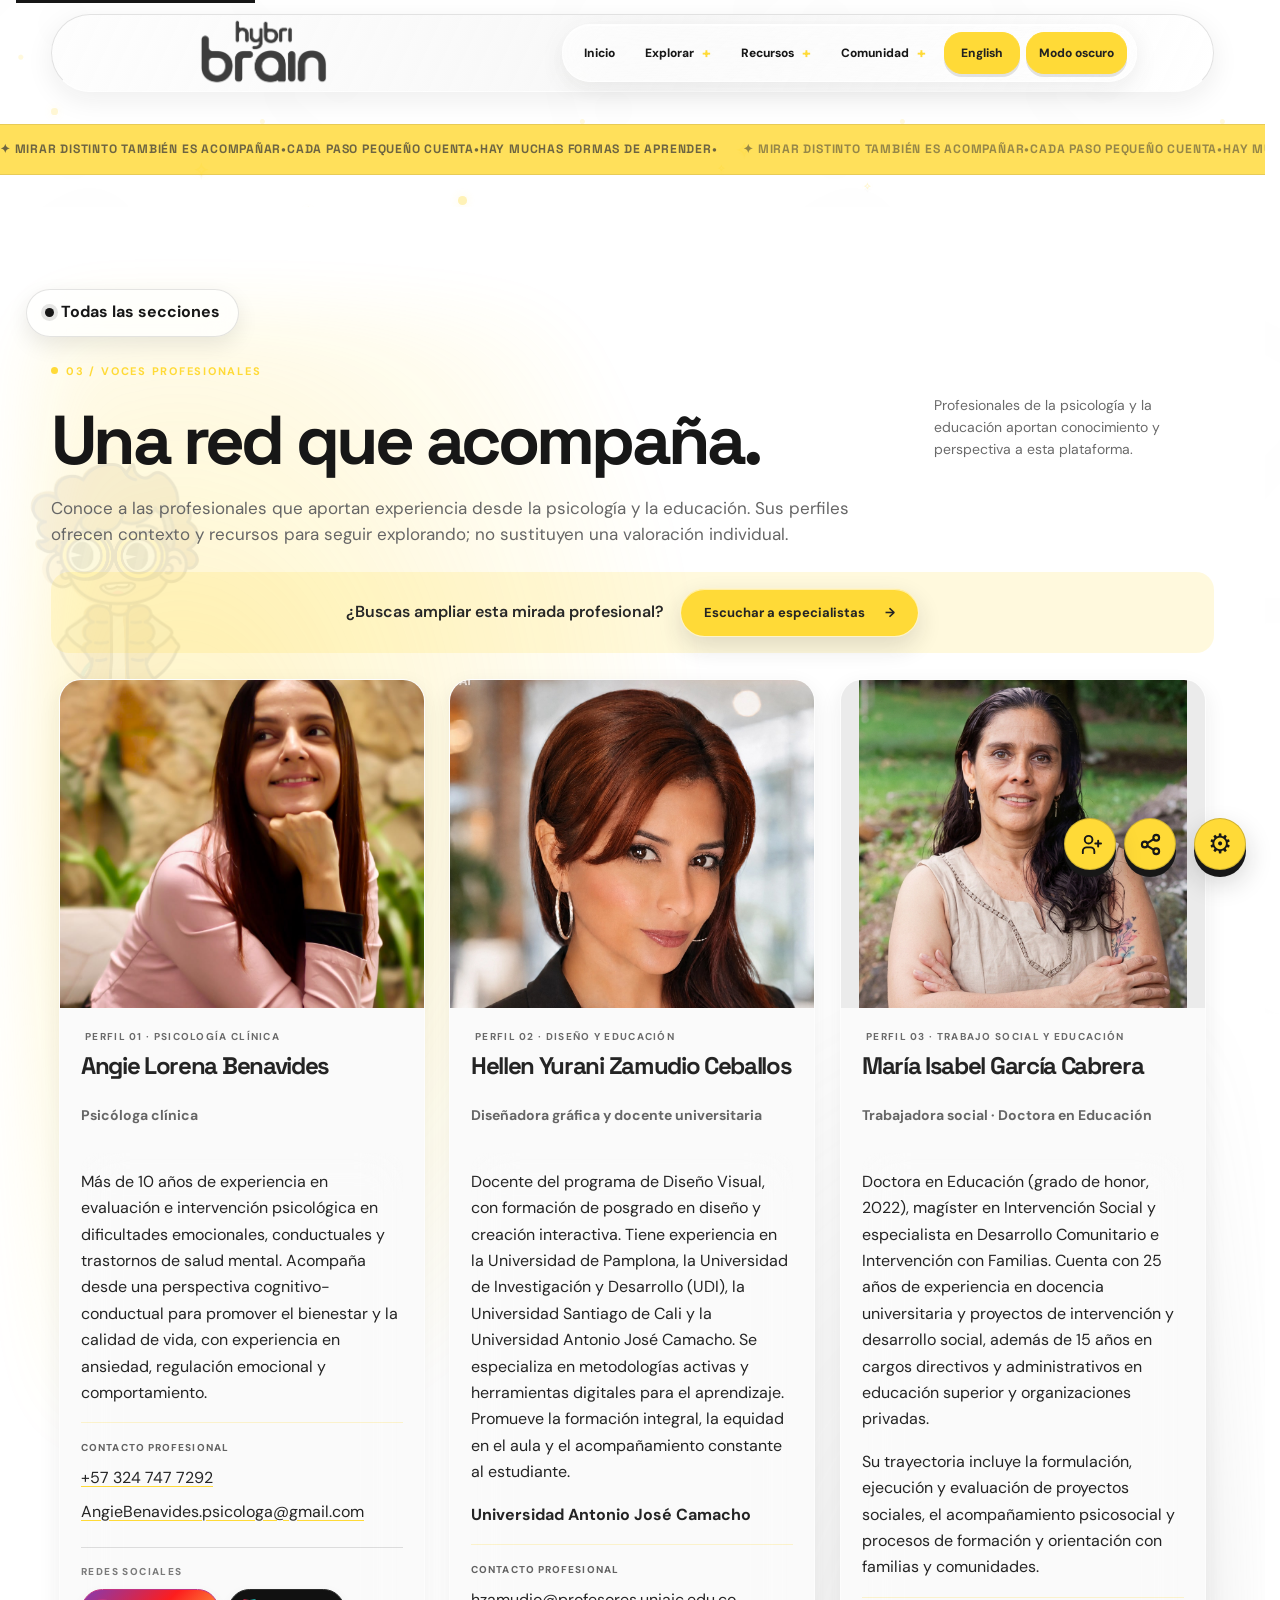
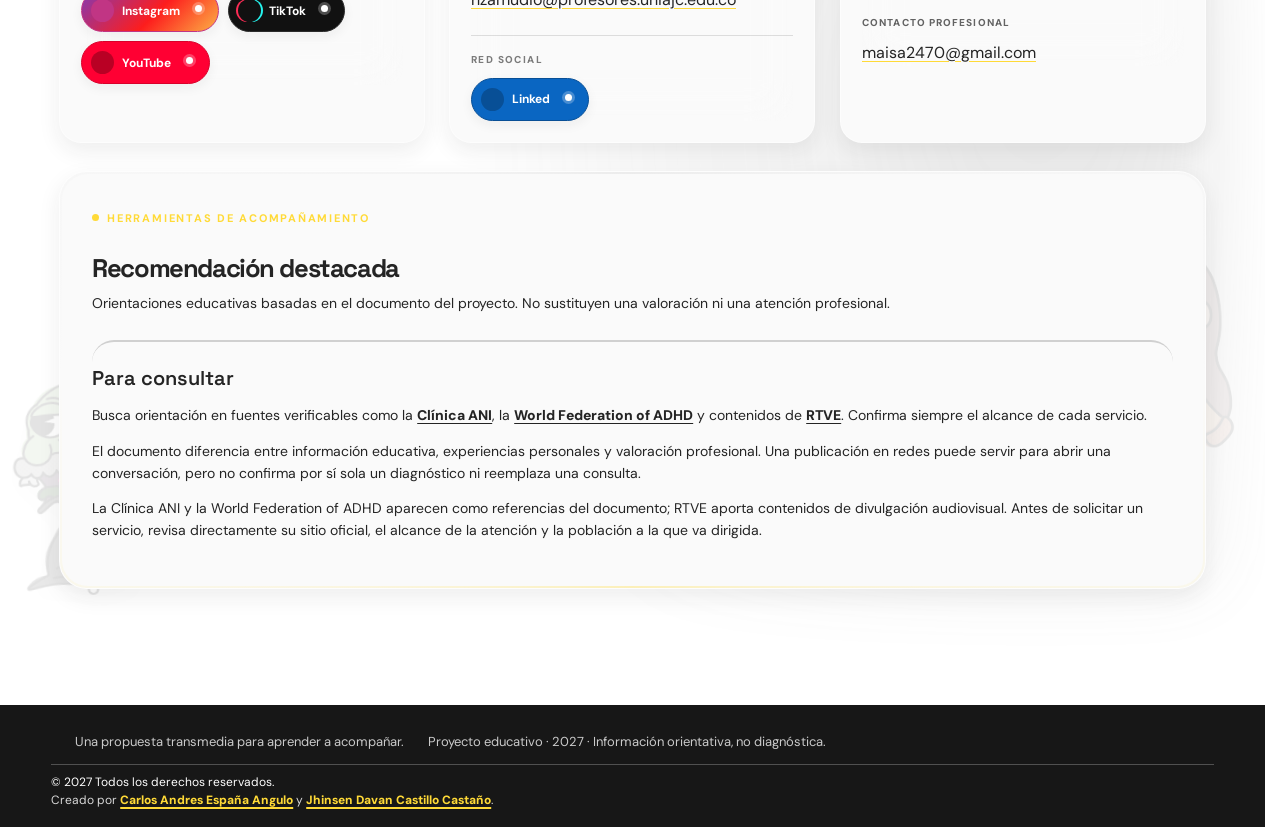
<file: especialistas.html>
<!doctype html>
<html lang="es"><head><link href="especialistas.css" rel="stylesheet"/>
<meta charset="utf-8"/>
<meta content="width=device-width, initial-scale=1" name="viewport"/>
<meta content="strict-origin-when-cross-origin" name="referrer"/>
<meta content="Experiencia educativa transmedia para comprender el TDAH desde la empatía." name="description"/>
<title>Una red que acompaña. | Otra forma de mirar</title>
<link href="https://fonts.googleapis.com" rel="preconnect"/>
<link href="imagenes/Mesa de trabajo 1_1@4x-8.png" rel="icon" type="image/png"/>
<link crossorigin="" href="https://fonts.gstatic.com" rel="preconnect"/>
<link href="https://fonts.googleapis.com/css2?family=DM+Sans:wght@400;500;700&amp;family=Outfit:wght@400;500;600;700;800&amp;family=Space+Grotesk:wght@500;600;700&amp;display=swap" rel="stylesheet"/>
<link href="styles.css" rel="stylesheet"/>
  <link rel="stylesheet" href="enhancements.css">
  <link rel="stylesheet" href="final-overrides.css">
</head><body class="section-page page-especialistas"><a class="skip-link" href="#contenido">Saltar al contenido principal</a><header class="site-header" id="inicio">
<div class="container header-inner">
<a aria-label="Otra forma de mirar, inicio" class="brand" href="index.html">
<img alt="" class="brand-logo" src="imagenes/solo letra.png"/>
</a>
<button aria-controls="main-nav" aria-expanded="false" class="menu-toggle" type="button">Menú</button>
<nav aria-label="Navegación principal" class="main-nav" id="main-nav"><a href="index.html">Inicio</a><details class="nav-group"><summary>Explorar</summary><div class="nav-submenu"><a href="inicio.html">Introducción</a><a href="que-es-el-tdah.html">¿Qué es el TDAH?</a><a href="personajes.html">Personajes</a><a href="recorrido.html">Recorrido</a></div></details><details class="nav-group"><summary>Recursos</summary><div class="nav-submenu"><a href="blog.html">Notas</a><a href="galeria.html">Galería</a><a href="minijuegos.html">Minijuegos</a><a href="encuestas.html">Encuestas</a></div></details><details class="nav-group"><summary>Comunidad</summary><div class="nav-submenu"><a href="especialistas.html" aria-current="page">Especialistas</a><a href="entrevistas.html">Entrevistas</a><a href="estadisticas.html">Estadísticas</a><a href="creadores.html">Creadores</a></div></details><button aria-pressed="false" class="contrast-button" id="contrast-toggle" type="button">Modo oscuro</button></nav>
</div>
</header><div aria-hidden="true" class="info-marquee section-marquee" data-marquee-before="especialistas"><div class="info-marquee-track"><span class="marquee-group"><span>✦ Mirar distinto también es acompañar</span><span>•</span><span>Cada paso pequeño cuenta</span><span>•</span><span>Hay muchas formas de aprender</span><span>•</span></span><span aria-hidden="true" class="marquee-group"><span>✦ Mirar distinto también es acompañar</span><span>•</span><span>Cada paso pequeño cuenta</span><span>•</span><span>Hay muchas formas de aprender</span><span>•</span></span></div></div><main id="contenido"><section aria-labelledby="experts-title" class="experts-section section character-zone" id="especialistas"><a aria-label="Volver al inicio y ver todas las secciones" class="section-return-link" href="index.html">Todas las secciones</a><img alt="" aria-hidden="true" class="character-decor character-decor-harper" loading="lazy" src="imagenes/viejo-zombie.png"/>
<div class="container">
<div class="section-heading-row"><div><p class="section-number">03 / voces profesionales</p><h2 id="experts-title">Una red que acompaña.</h2></div><p class="heading-aside">Profesionales de la psicología y la educación aportan conocimiento y perspectiva a esta plataforma.</p></div>
<p class="experts-intro">Conoce a las profesionales que aportan experiencia desde la psicología y la educación. Sus perfiles ofrecen contexto y recursos para seguir explorando; no sustituyen una valoración individual.</p><div class="section-cta expert-section-cta"><p>¿Buscas ampliar esta mirada profesional?</p><a class="button button-primary" href="entrevistas.html">Escuchar a especialistas <span aria-hidden="true">→</span></a></div>
<div class="experts-grid" id="experts-grid">
<article class="expert-card" data-search="angie lorena benavides psicóloga clínica psicología ansiedad terapia cognitivo conductual regulación emocional">
<div aria-label="Ampliar foto de Angie Lorena Benavides" class="expert-photo-placeholder expert-photo-preview photo-expand-trigger" data-photo="imagenes/benav.jpeg" data-photo-name="Angie Lorena Benavides" role="button" tabindex="0"><img alt="Retrato ilustrativo de muestra para el perfil de Angie Lorena Benavides" decoding="async" height="625" loading="lazy" src="imagenes/benav.jpeg" width="500"/></div>
<div class="expert-info"><p class="expert-tag">PERFIL 01 · PSICOLOGÍA CLÍNICA</p><h3>Angie Lorena Benavides</h3><p><strong>Psicóloga clínica</strong></p><div class="expert-details" id="expert-details-angie" style=";display:block;opacity:1;max-height:none;height:auto;overflow:visible;margin-top:.75rem"><p>Más de 10 años de experiencia en evaluación e intervención psicológica en dificultades emocionales, conductuales y trastornos de salud mental. Acompaña desde una perspectiva cognitivo-conductual para promover el bienestar y la calidad de vida, con experiencia en ansiedad, regulación emocional y comportamiento.</p><div class="expert-contact-block"><span class="expert-contact-label">Contacto profesional</span><p class="expert-contact"><a href="tel:+573247477292">+57 324 747 7292</a><a href="mailto:AngieBenavides.psicologa@gmail.com">AngieBenavides.psicologa@gmail.com</a></p></div><div aria-label="Redes sociales de Angie Lorena Benavides" class="expert-socials"><span class="expert-socials-label">Redes sociales</span><div class="expert-social-links"><a aria-label="Instagram de Angie Lorena Benavides" class="expert-social-link social-instagram" href="https://www.instagram.com/psicologaangiebenavidesv?vrfl=ajJ3ZnIycTNzdDNi&amp;utm_source=qr" rel="noopener noreferrer" target="_blank"><span class="expert-social-icon"></span><span>Instagram</span><span aria-hidden="true" class="expert-social-arrow">↗</span></a><a aria-label="TikTok de Angie Lorena Benavides" class="expert-social-link social-tiktok" href="https://www.tiktok.com/@psicologaangiebenavidesv?_r=1&amp;_t=ZS-9Anl4VQI3cM" rel="noopener noreferrer" target="_blank"><span class="expert-social-icon"></span><span>TikTok</span><span aria-hidden="true" class="expert-social-arrow">↗</span></a><a aria-label="YouTube de Angie Lorena Benavides" class="expert-social-link social-youtube" href="https://youtube.com/@angiebenavides.psicologa?si=DOmVjvZFVLN3KMB_" rel="noopener noreferrer" target="_blank"><span aria-hidden="true" class="expert-social-icon"></span><span>YouTube</span><span aria-hidden="true" class="expert-social-arrow">↗</span></a></div></div></div></div>
</article>
<article class="expert-card" data-search="hellen yurani zamudio ceballos diseñadora gráfica docente universitaria diseño visual educación universidad antonio josé camacho">
<div aria-label="Ampliar foto de Hellen Yurani Zamudio Ceballos" class="expert-photo-placeholder expert-photo-preview photo-expand-trigger" data-photo="imagenes/hellen.jpg" data-photo-name="Hellen Yurani Zamudio Ceballos" role="button" tabindex="0"><img alt="Retrato ilustrativo de muestra para el perfil de Hellen Yurani Zamudio Ceballos" decoding="async" height="625" loading="lazy" src="imagenes/hellen.jpg" width="500"/></div>
<div class="expert-info"><p class="expert-tag">PERFIL 02 · DISEÑO Y EDUCACIÓN</p><h3>Hellen Yurani Zamudio Ceballos</h3><p><strong>Diseñadora gráfica y docente universitaria</strong></p><div class="expert-details" id="expert-details-hellen" style=";display:block;opacity:1;max-height:none;height:auto;overflow:visible;margin-top:.75rem"><p>Docente del programa de Diseño Visual, con formación de posgrado en diseño y creación interactiva. Tiene experiencia en la Universidad de Pamplona, la Universidad de Investigación y Desarrollo (UDI), la Universidad Santiago de Cali y la Universidad Antonio José Camacho. Se especializa en metodologías activas y herramientas digitales para el aprendizaje. Promueve la formación integral, la equidad en el aula y el acompañamiento constante al estudiante.</p><p><strong>Universidad Antonio José Camacho</strong></p><div class="expert-contact-block"><span class="expert-contact-label">Contacto profesional</span><p class="expert-contact"><a href="mailto:hzamudio@profesores.uniajc.edu.co">hzamudio@profesores.uniajc.edu.co</a></p></div><div aria-label="Red social de Hellen Yurani Zamudio Ceballos" class="expert-socials"><span class="expert-socials-label">Red social</span><div class="expert-social-links"><a aria-label="LinkedIn de Hellen Yurani Zamudio Ceballos" class="expert-social-link social-linkedin" href="https://www.linkedin.com/public-profile/settings/?trk=d_flagship3_profile_self_view_public_profile&amp;lipi=urn%3Ali%3Apage%3Ad_flagship3_profile_view_public_profile%3B4A4y9GzOQOG09Q%2BUx9tmhQ%3D%3D" rel="noopener noreferrer" target="_blank"><span aria-hidden="true" class="expert-social-icon"></span><span>Linked</span><span aria-hidden="true" class="expert-social-arrow">↗</span></a></div></div></div></div>
</article>
<article class="expert-card" data-search="maría isabel garcía cabrera trabajo social desarrollo comunitario intervención con familias educación intervención social acompañamiento psicosocial">
<div aria-label="Ampliar foto de María Isabel García Cabrera" class="expert-photo-placeholder expert-photo-preview photo-expand-trigger" data-photo="imagenes/maria.jpeg" data-photo-name="María Isabel García Cabrera" role="button" tabindex="0"><img alt="María Isabel García Cabrera, trabajadora social y doctora en Educación" decoding="async" height="1024" loading="lazy" src="imagenes/maria.jpeg" width="1024"/></div>
<div class="expert-info"><p class="expert-tag">PERFIL 03 · TRABAJO SOCIAL Y EDUCACIÓN</p><h3>María Isabel García Cabrera</h3><p><strong>Trabajadora social · Doctora en Educación</strong></p><div class="expert-details" id="expert-details-maria" style=";display:block;opacity:1;max-height:none;height:auto;overflow:visible;margin-top:.75rem"><p>Doctora en Educación (grado de honor, 2022), magíster en Intervención Social y especialista en Desarrollo Comunitario e Intervención con Familias. Cuenta con 25 años de experiencia en docencia universitaria y proyectos de intervención y desarrollo social, además de 15 años en cargos directivos y administrativos en educación superior y organizaciones privadas.</p><p>Su trayectoria incluye la formulación, ejecución y evaluación de proyectos sociales, el acompañamiento psicosocial y procesos de formación y orientación con familias y comunidades.</p><div class="expert-contact-block"><span class="expert-contact-label">Contacto profesional</span><p class="expert-contact"><a href="mailto:maisa2470@gmail.com">maisa2470@gmail.com</a></p></div></div></div>
</article>
<div class="recommendations-panel"><p class="section-number">Herramientas de acompañamiento</p><h3>Recomendación destacada</h3><p class="recommendations-note">Orientaciones educativas basadas en el documento del proyecto. No sustituyen una valoración ni una atención profesional.</p><div class="recommendations-grid"><article><h4>Para consultar</h4><p>Busca orientación en fuentes verificables como la <a href="https://www.clinicaani.com" rel="noopener noreferrer" target="_blank">Clínica ANI</a>, la <a href="https://www.adhd-federation.org" rel="noopener noreferrer" target="_blank">World Federation of ADHD</a> y contenidos de <a href="https://www.rtve.es" rel="noopener noreferrer" target="_blank">RTVE</a>. Confirma siempre el alcance de cada servicio.</p><div class="" id="recommendation-sources" style=";display:block;opacity:1;max-height:none;height:auto;overflow:visible;margin-top:.75rem"><p>El documento diferencia entre información educativa, experiencias personales y valoración profesional. Una publicación en redes puede servir para abrir una conversación, pero no confirma por sí sola un diagnóstico ni reemplaza una consulta.</p><p>La Clínica ANI y la World Federation of ADHD aparecen como referencias del documento; RTVE aporta contenidos de divulgación audiovisual. Antes de solicitar un servicio, revisa directamente su sitio oficial, el alcance de la atención y la población a la que va dirigida.</p></div></article></div></div>
</div><p class="expert-empty" hidden="" id="expert-empty">No encontramos perfiles que coincidan.</p>
</div>
</section></main><footer class="site-footer"><div class="container footer-inner"><div class="brand footer-brand"></div><p>Una propuesta transmedia para aprender a acompañar.</p><p class="footer-small">Proyecto educativo · 2027 · Información orientativa, no diagnóstica.</p><p class="footer-rights">© 2027 Todos los derechos reservados.<br/><span>Creado por <a href="creadores.html">Carlos Andres España Angulo</a> y <a href="creadores.html">Jhinsen Davan Castillo Castaño</a>.</span></p></div></footer><script src="site-analytics.js"></script><script src="especialistas.js"></script>  <script src="translations-en.js" defer></script><script src="enhancements.js" defer></script>
</body></html>
</file>
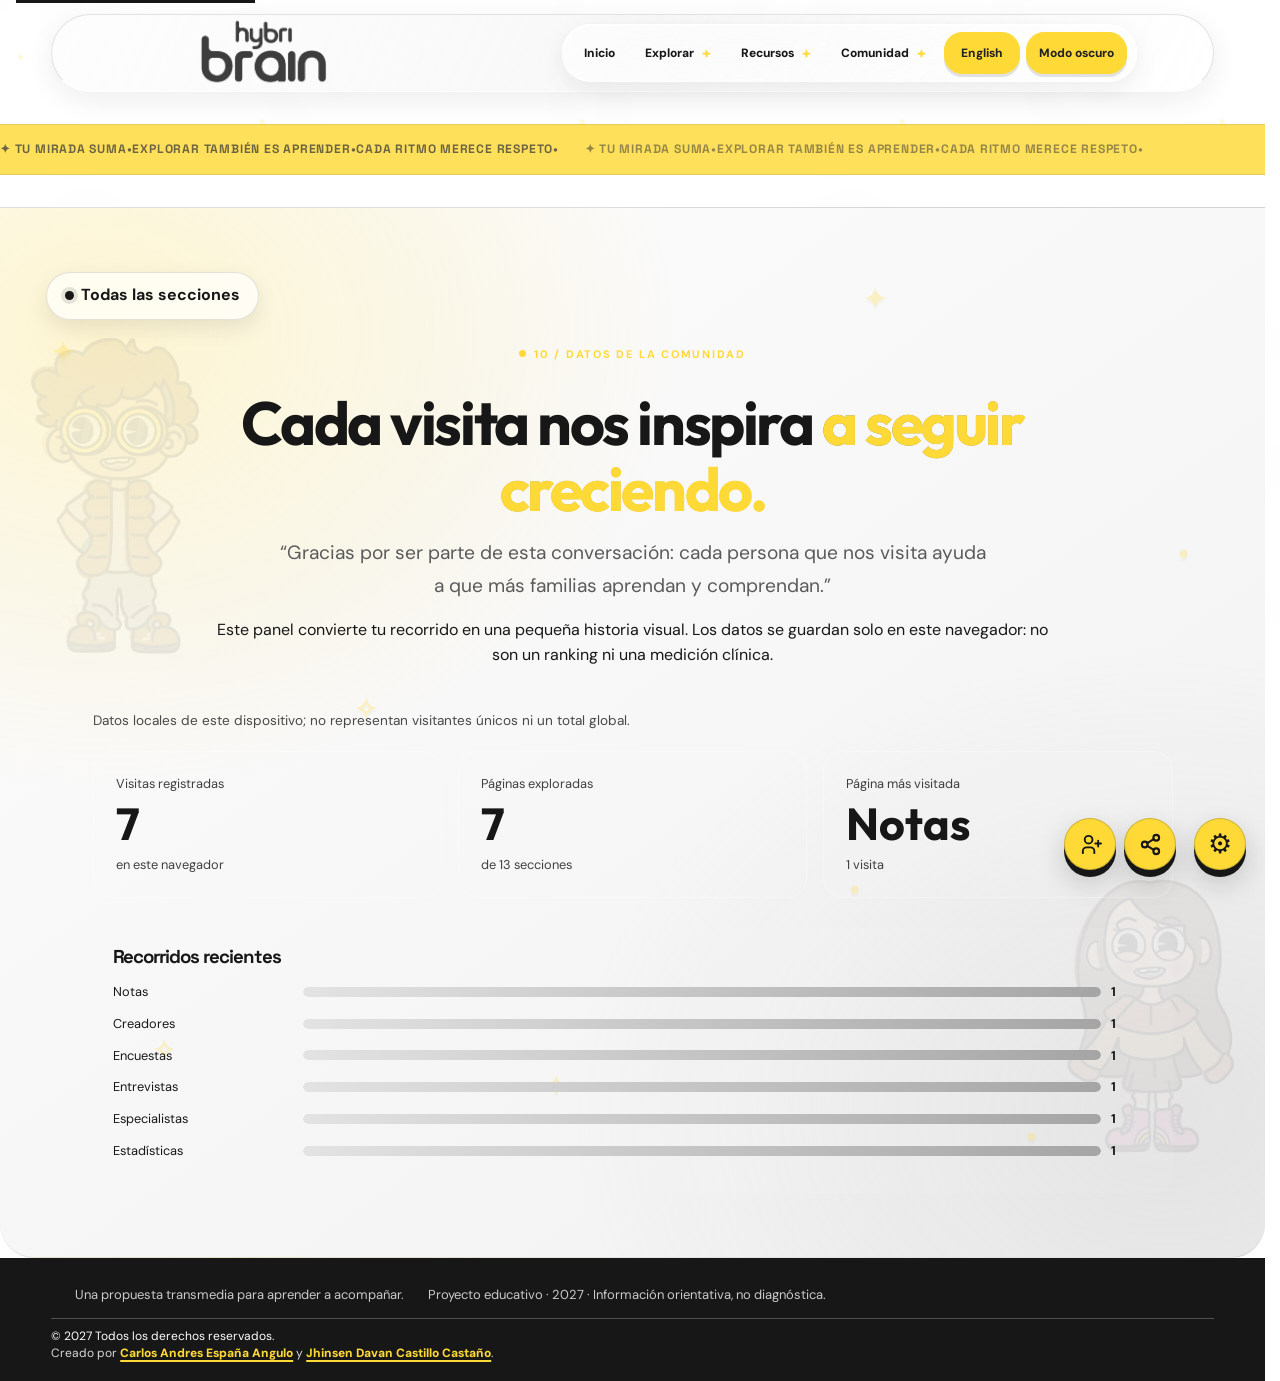
<file: estadisticas.html>
<!doctype html>
<html lang="es"><head><link href="estadisticas.css" rel="stylesheet"/>
<meta charset="utf-8"/>
<meta content="width=device-width, initial-scale=1" name="viewport"/>
<meta content="strict-origin-when-cross-origin" name="referrer"/>
<meta content="Experiencia educativa transmedia para comprender el TDAH desde la empatía." name="description"/>
<title>Cada visita nos inspira a seguir creciendo. | Otra forma de mirar</title>
<link href="https://fonts.googleapis.com" rel="preconnect"/>
<link href="imagenes/Mesa de trabajo 1_1@4x-8.png" rel="icon" type="image/png"/>
<link crossorigin="" href="https://fonts.gstatic.com" rel="preconnect"/>
<link href="https://fonts.googleapis.com/css2?family=DM+Sans:wght@400;500;700&amp;family=Outfit:wght@400;500;600;700;800&amp;family=Space+Grotesk:wght@500;600;700&amp;display=swap" rel="stylesheet"/>
<link href="styles.css" rel="stylesheet"/>
  <link rel="stylesheet" href="enhancements.css">
  <link rel="stylesheet" href="final-overrides.css">
</head><body class="section-page page-estadisticas"><a class="skip-link" href="#contenido">Saltar al contenido principal</a><header class="site-header" id="inicio">
<div class="container header-inner">
<a aria-label="Otra forma de mirar, inicio" class="brand" href="index.html">
<img alt="" class="brand-logo" src="imagenes/solo letra.png"/>
</a>
<button aria-controls="main-nav" aria-expanded="false" class="menu-toggle" type="button">Menú</button>
<nav aria-label="Navegación principal" class="main-nav" id="main-nav"><a href="index.html">Inicio</a><details class="nav-group"><summary>Explorar</summary><div class="nav-submenu"><a href="inicio.html">Introducción</a><a href="que-es-el-tdah.html">¿Qué es el TDAH?</a><a href="personajes.html">Personajes</a><a href="recorrido.html">Recorrido</a></div></details><details class="nav-group"><summary>Recursos</summary><div class="nav-submenu"><a href="blog.html">Notas</a><a href="galeria.html">Galería</a><a href="minijuegos.html">Minijuegos</a><a href="encuestas.html">Encuestas</a></div></details><details class="nav-group"><summary>Comunidad</summary><div class="nav-submenu"><a href="especialistas.html">Especialistas</a><a href="entrevistas.html">Entrevistas</a><a href="estadisticas.html" aria-current="page">Estadísticas</a><a href="creadores.html">Creadores</a></div></details><button aria-pressed="false" class="contrast-button" id="contrast-toggle" type="button">Modo oscuro</button></nav>
</div>
</header><div aria-hidden="true" class="info-marquee section-marquee"><div class="info-marquee-track"><span class="marquee-group"><span>✦ Tu mirada suma</span><span>•</span><span>Explorar también es aprender</span><span>•</span><span>Cada ritmo merece respeto</span><span>•</span></span><span aria-hidden="true" class="marquee-group"><span>✦ Tu mirada suma</span><span>•</span><span>Explorar también es aprender</span><span>•</span><span>Cada ritmo merece respeto</span><span>•</span></span></div></div><main id="contenido"><section aria-labelledby="visit-dashboard-title" class="visit-dashboard" id="estadisticas-visitas"><a aria-label="Volver al inicio y ver todas las secciones" class="section-return-link" href="index.html">Todas las secciones</a>
<div class="visit-dashboard-inner">
<header class="visit-dashboard-heading"><p class="section-number">10 / datos de la comunidad</p><h2 id="visit-dashboard-title">Cada visita nos inspira <em>a seguir creciendo.</em></h2><p class="visit-motivation">“Gracias por ser parte de esta conversación: cada persona que nos visita ayuda a que más familias aprendan y comprendan.”</p><div class="stats-intro"><span class="animated-dot" aria-hidden="true"></span><p>Este panel convierte tu recorrido en una pequeña historia visual. Los datos se guardan solo en este navegador: no son un ranking ni una medición clínica.</p></div></header>
<section aria-label="Estadísticas de este navegador" class="local-stats"><p class="local-stats-note">Datos locales de este dispositivo; no representan visitantes únicos ni un total global.</p><div class="local-stats-grid"><article><small>Visitas registradas</small><strong id="local-stat-total">0</strong><span>en este navegador</span></article><article><small>Páginas exploradas</small><strong id="local-stat-pages">0</strong><span>de 13 secciones</span></article><article><small>Página más visitada</small><strong id="local-stat-top">—</strong><span id="local-stat-top-count">0 visitas</span></article></div><div class="local-stats-chart"><h3>Recorridos recientes</h3><div aria-live="polite" id="local-stat-bars"></div></div></section></div>
</section></main><footer class="site-footer"><div class="container footer-inner"><div class="brand footer-brand"></div><p>Una propuesta transmedia para aprender a acompañar.</p><p class="footer-small">Proyecto educativo · 2027 · Información orientativa, no diagnóstica.</p><p class="footer-rights">© 2027 Todos los derechos reservados.<br/><span>Creado por <a href="creadores.html">Carlos Andres España Angulo</a> y <a href="creadores.html">Jhinsen Davan Castillo Castaño</a>.</span></p></div></footer><script src="site-analytics.js"></script><script src="estadisticas.js"></script>  <script src="translations-en.js" defer></script><script src="enhancements.js" defer></script>
</body></html>
</file>
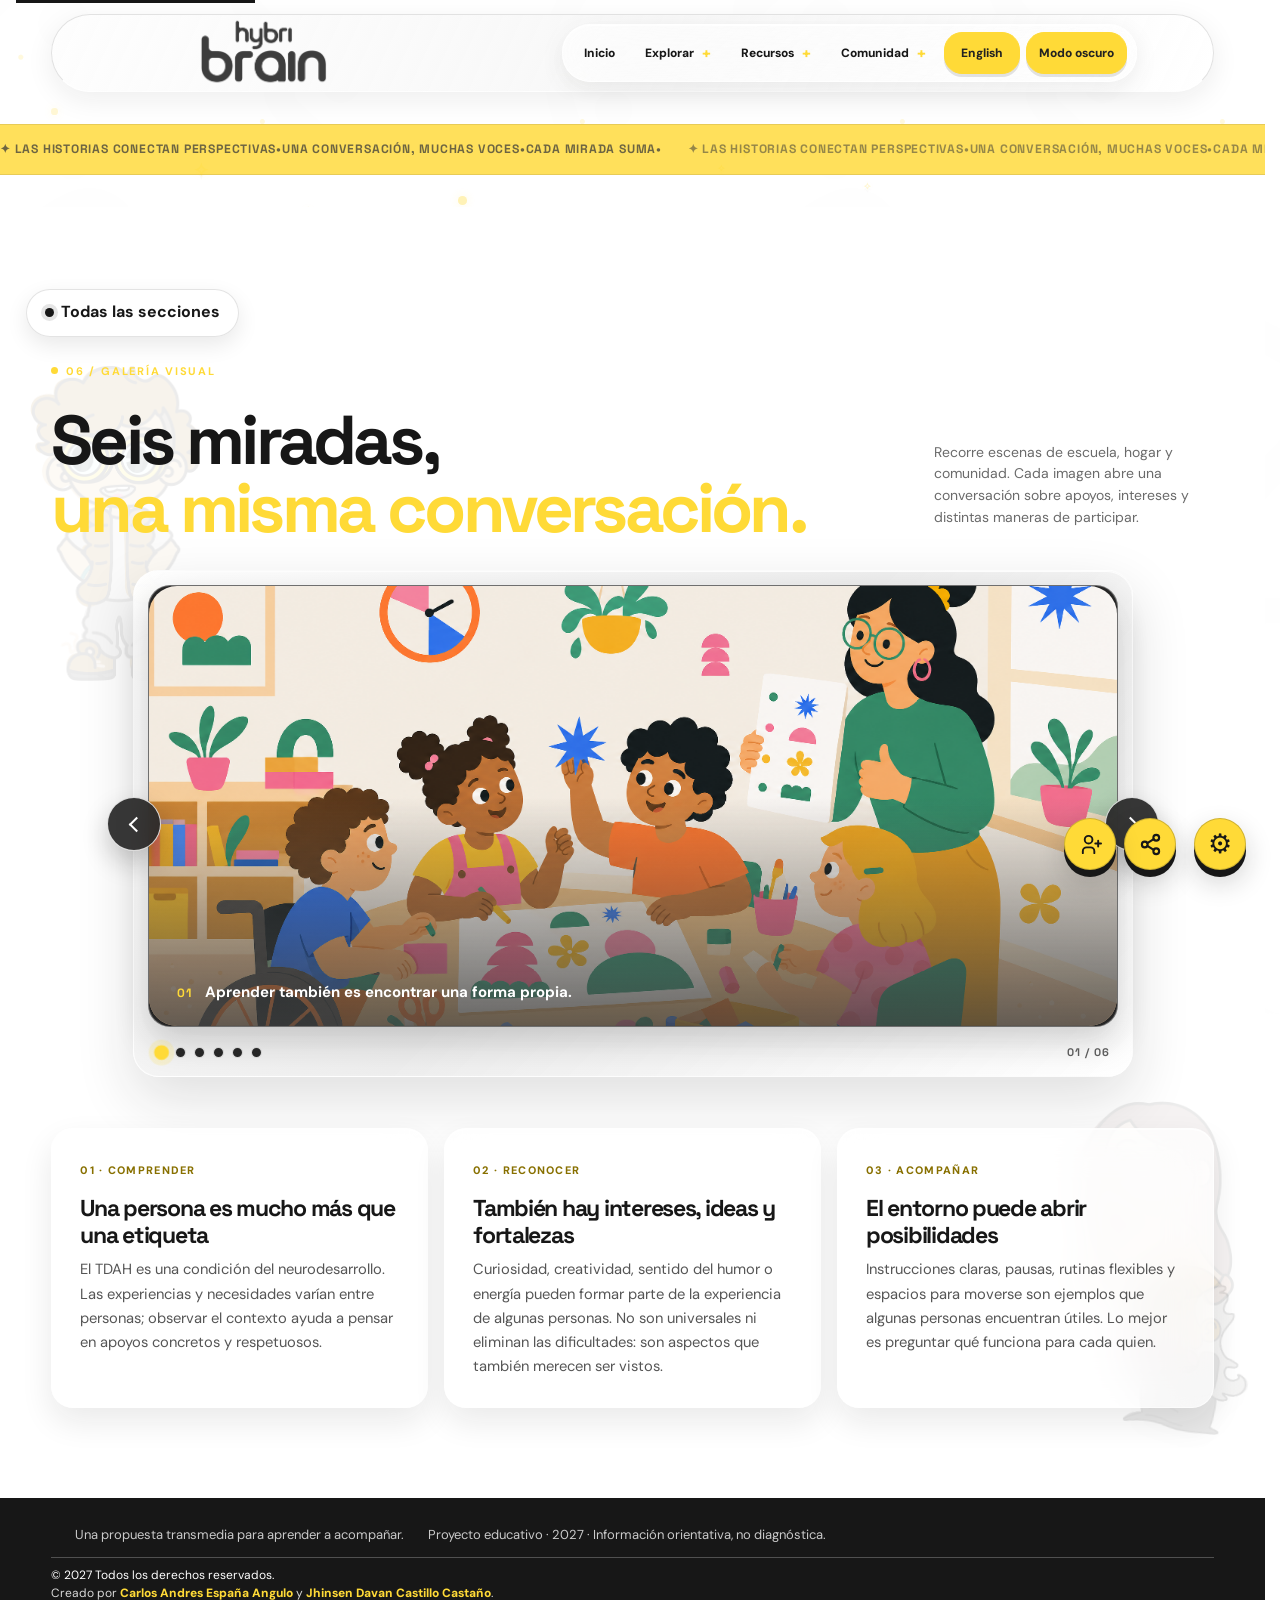
<file: galeria.html>
<!doctype html>
<html lang="es"><head><link href="galeria.css" rel="stylesheet"/>
<meta charset="utf-8"/>
<meta content="width=device-width, initial-scale=1" name="viewport"/>
<meta content="strict-origin-when-cross-origin" name="referrer"/>
<meta content="Experiencia educativa transmedia para comprender el TDAH desde la empatía." name="description"/>
<title>Seis miradas, una misma conversación. | Otra forma de mirar</title>
<link href="https://fonts.googleapis.com" rel="preconnect"/>
<link href="imagenes/Mesa de trabajo 1_1@4x-8.png" rel="icon" type="image/png"/>
<link crossorigin="" href="https://fonts.gstatic.com" rel="preconnect"/>
<link href="https://fonts.googleapis.com/css2?family=DM+Sans:wght@400;500;700&amp;family=Outfit:wght@400;500;600;700;800&amp;family=Space+Grotesk:wght@500;600;700&amp;display=swap" rel="stylesheet"/>
<link href="styles.css" rel="stylesheet"/>
  <link rel="stylesheet" href="enhancements.css">
  <link rel="stylesheet" href="final-overrides.css">
</head><body class="section-page page-galeria"><a class="skip-link" href="#contenido">Saltar al contenido principal</a><header class="site-header" id="inicio">
<div class="container header-inner">
<a aria-label="Otra forma de mirar, inicio" class="brand" href="index.html">
<img alt="" class="brand-logo" src="imagenes/solo letra.png"/>
</a>
<button aria-controls="main-nav" aria-expanded="false" class="menu-toggle" type="button">Menú</button>
<nav aria-label="Navegación principal" class="main-nav" id="main-nav"><a href="index.html">Inicio</a><details class="nav-group"><summary>Explorar</summary><div class="nav-submenu"><a href="inicio.html">Introducción</a><a href="que-es-el-tdah.html">¿Qué es el TDAH?</a><a href="personajes.html">Personajes</a><a href="recorrido.html">Recorrido</a></div></details><details class="nav-group"><summary>Recursos</summary><div class="nav-submenu"><a href="blog.html">Notas</a><a href="galeria.html" aria-current="page">Galería</a><a href="minijuegos.html">Minijuegos</a><a href="encuestas.html">Encuestas</a></div></details><details class="nav-group"><summary>Comunidad</summary><div class="nav-submenu"><a href="especialistas.html">Especialistas</a><a href="entrevistas.html">Entrevistas</a><a href="estadisticas.html">Estadísticas</a><a href="creadores.html">Creadores</a></div></details><button aria-pressed="false" class="contrast-button" id="contrast-toggle" type="button">Modo oscuro</button></nav>
</div>
</header><div aria-hidden="true" class="info-marquee section-marquee" data-marquee-before="galeria"><div class="info-marquee-track"><span class="marquee-group"><span>✦ Las historias conectan perspectivas</span><span>•</span><span>Una conversación, muchas voces</span><span>•</span><span>Cada mirada suma</span><span>•</span></span><span aria-hidden="true" class="marquee-group"><span>✦ Las historias conectan perspectivas</span><span>•</span><span>Una conversación, muchas voces</span><span>•</span><span>Cada mirada suma</span><span>•</span></span></div></div><main id="contenido"><section aria-labelledby="galeria-title" class="photo-carousel-section section character-zone" id="galeria"><a aria-label="Volver al inicio y ver todas las secciones" class="section-return-link" href="index.html">Todas las secciones</a><img alt="" aria-hidden="true" class="character-decor character-decor-extra-senin" loading="lazy" src="imagenes/viejo.png"/>
<div class="container">
<div class="section-heading-row carousel-heading">
<div>
<p class="section-number">06 / galería visual</p>
<h2 id="galeria-title">Seis miradas,<br/><em>una misma conversación.</em></h2>
</div>
<p class="heading-aside">Recorre escenas de escuela, hogar y comunidad. Cada imagen abre una conversación sobre apoyos, intereses y distintas maneras de participar.</p>
</div>
<div aria-label="Galería de fotografías del proyecto" class="photo-carousel" data-carousel="">
<div class="carousel-viewport">
<div class="carousel-track" data-carousel-track="">
<figure class="carousel-slide is-active">
<img alt="Ilustración sobre el TDAH en el aula" src="imagenes/tdah_colegio.png"/>
<figcaption><span>01</span> Aprender también es encontrar una forma propia.</figcaption>
</figure>
<figure class="carousel-slide">
<img alt="Ilustración sobre el acompañamiento familiar" src="imagenes/tdah_familia.png"/>
<figcaption><span>02</span> Escuchar antes de corregir cambia la conversación.</figcaption>
</figure>
<figure class="carousel-slide">
<img alt="Ilustración sobre comunidad y acompañamiento" src="imagenes/tdah_amigos.png"/>
<figcaption><span>03</span> La comunidad puede convertirse en una red de apoyo.</figcaption>
</figure>
<figure class="carousel-slide">
<img alt="Ilustración del personaje Rem" src="imagenes/tdah_deporte.png"/>
<figcaption><span>04</span> La curiosidad también puede abrir caminos.</figcaption>
</figure>
<figure class="carousel-slide">
<img alt="Ilustración del personaje Harper" src="imagenes/tdah_trabajo.png"/>
<figcaption><span>05</span> Hacer visible lo importante ayuda a avanzar.</figcaption>
</figure>
<figure class="carousel-slide">
<img alt="Ilustración del personaje Turn" src="imagenes/tdah_fiesta.png"/>
<figcaption><span>06</span> Participar puede tener más de una forma.</figcaption>
</figure>
</div>
</div>
<button aria-label="Fotografía anterior" class="carousel-button carousel-prev" data-carousel-prev="" type="button"><span aria-hidden="true" class="carousel-control-icon"></span></button>
<button aria-label="Fotografía siguiente" class="carousel-button carousel-next" data-carousel-next="" type="button"><span aria-hidden="true" class="carousel-control-icon"></span></button>
<div class="carousel-bottom">
<div aria-label="Seleccionar fotografía" class="carousel-dots" data-carousel-dots=""></div>
<span class="carousel-counter" data-carousel-counter="">01 / 06</span>
</div>
</div>
<div class="gallery-insights" aria-label="Ideas para mirar el TDAH desde distintas perspectivas"><article class="gallery-insight"><span>01 · COMPRENDER</span><h3>Una persona es mucho más que una etiqueta</h3><p>El TDAH es una condición del neurodesarrollo. Las experiencias y necesidades varían entre personas; observar el contexto ayuda a pensar en apoyos concretos y respetuosos.</p></article><article class="gallery-insight"><span>02 · RECONOCER</span><h3>También hay intereses, ideas y fortalezas</h3><p>Curiosidad, creatividad, sentido del humor o energía pueden formar parte de la experiencia de algunas personas. No son universales ni eliminan las dificultades: son aspectos que también merecen ser vistos.</p></article><article class="gallery-insight"><span>03 · ACOMPAÑAR</span><h3>El entorno puede abrir posibilidades</h3><p>Instrucciones claras, pausas, rutinas flexibles y espacios para moverse son ejemplos que algunas personas encuentran útiles. Lo mejor es preguntar qué funciona para cada quien.</p></article></div>
</div>
</section></main><footer class="site-footer"><div class="container footer-inner"><div class="brand footer-brand"></div><p>Una propuesta transmedia para aprender a acompañar.</p><p class="footer-small">Proyecto educativo · 2027 · Información orientativa, no diagnóstica.</p><p class="footer-rights">© 2027 Todos los derechos reservados.<br/><span>Creado por <a href="creadores.html">Carlos Andres España Angulo</a> y <a href="creadores.html">Jhinsen Davan Castillo Castaño</a>.</span></p></div></footer><script src="site-analytics.js"></script><script src="galeria.js"></script>  <script src="translations-en.js" defer></script><script src="enhancements.js" defer></script>
</body></html>
</file>
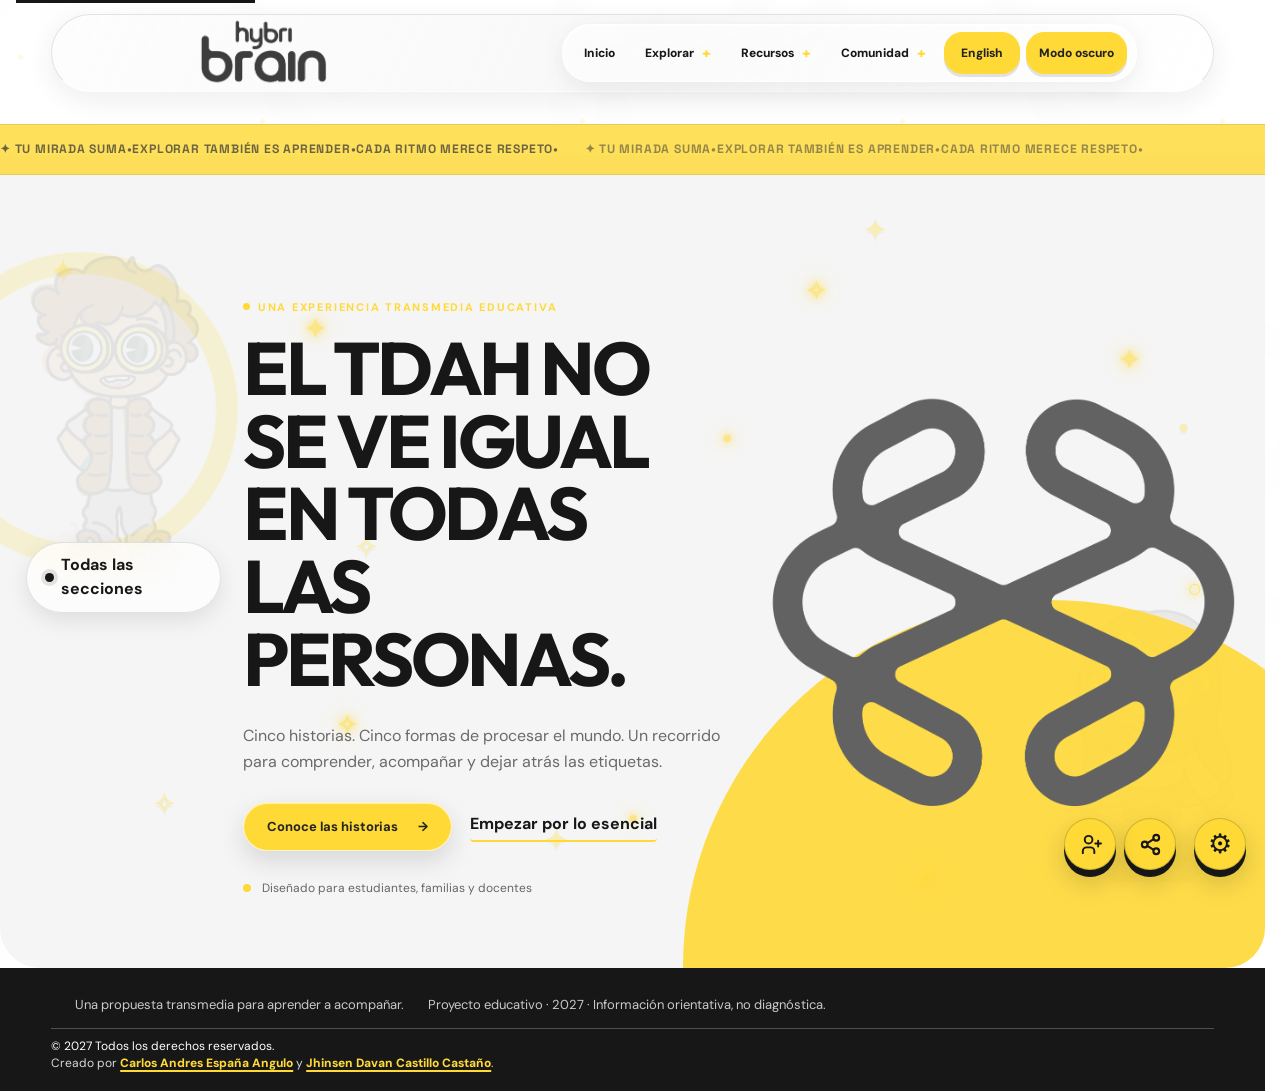
<file: inicio.html>
<!doctype html>
<html lang="es"><head><link href="inicio.css" rel="stylesheet"/>
<meta charset="utf-8"/>
<meta content="width=device-width, initial-scale=1" name="viewport"/>
<meta content="strict-origin-when-cross-origin" name="referrer"/>
<meta content="Experiencia educativa transmedia para comprender el TDAH desde la empatía." name="description"/>
<title>El TDAH no se ve igual en todas las personas. | Otra forma de mirar</title>
<link href="https://fonts.googleapis.com" rel="preconnect"/>
<link href="imagenes/Mesa de trabajo 1_1@4x-8.png" rel="icon" type="image/png"/>
<link crossorigin="" href="https://fonts.gstatic.com" rel="preconnect"/>
<link href="https://fonts.googleapis.com/css2?family=DM+Sans:wght@400;500;700&amp;family=Outfit:wght@400;500;600;700;800&amp;family=Space+Grotesk:wght@500;600;700&amp;display=swap" rel="stylesheet"/>
<link href="styles.css" rel="stylesheet"/>
  <link rel="stylesheet" href="enhancements.css">
  <link rel="stylesheet" href="final-overrides.css">
</head><body class="section-page page-inicio"><a class="skip-link" href="#contenido">Saltar al contenido principal</a><header class="site-header" id="inicio">
<div class="container header-inner">
<a aria-label="Otra forma de mirar, inicio" class="brand" href="index.html">
<img alt="" class="brand-logo" src="imagenes/solo letra.png"/>
</a>
<button aria-controls="main-nav" aria-expanded="false" class="menu-toggle" type="button">Menú</button>
<nav aria-label="Navegación principal" class="main-nav" id="main-nav"><a href="index.html">Inicio</a><details class="nav-group"><summary>Explorar</summary><div class="nav-submenu"><a href="inicio.html" aria-current="page">Introducción</a><a href="que-es-el-tdah.html">¿Qué es el TDAH?</a><a href="personajes.html">Personajes</a><a href="recorrido.html">Recorrido</a></div></details><details class="nav-group"><summary>Recursos</summary><div class="nav-submenu"><a href="blog.html">Notas</a><a href="galeria.html">Galería</a><a href="minijuegos.html">Minijuegos</a><a href="encuestas.html">Encuestas</a></div></details><details class="nav-group"><summary>Comunidad</summary><div class="nav-submenu"><a href="especialistas.html">Especialistas</a><a href="entrevistas.html">Entrevistas</a><a href="estadisticas.html">Estadísticas</a><a href="creadores.html">Creadores</a></div></details><button aria-pressed="false" class="contrast-button" id="contrast-toggle" type="button">Modo oscuro</button></nav>
</div>
</header><div aria-hidden="true" class="info-marquee section-marquee"><div class="info-marquee-track"><span class="marquee-group"><span>✦ Tu mirada suma</span><span>•</span><span>Explorar también es aprender</span><span>•</span><span>Cada ritmo merece respeto</span><span>•</span></span><span aria-hidden="true" class="marquee-group"><span>✦ Tu mirada suma</span><span>•</span><span>Explorar también es aprender</span><span>•</span><span>Cada ritmo merece respeto</span><span>•</span></span></div></div><main id="contenido"><section aria-labelledby="hero-title" class="hero"><a aria-label="Volver al inicio y ver todas las secciones" class="section-return-link" href="index.html">Todas las secciones</a>
<div class="container hero-grid">
<div aria-hidden="true" class="floating-particles"><span class="particle particle-one">✦</span><span class="particle particle-two">•</span><span class="particle particle-three">✧</span><span class="particle particle-four">•</span><span class="particle particle-five">✦</span><span class="particle particle-six">○</span><span class="particle particle-seven">•</span><span class="particle particle-eight">✧</span></div>
<div class="hero-copy">
<p class="eyebrow">Una experiencia transmedia educativa</p>
<h1 id="hero-title">
        El TDAH no se ve igual en todas las personas.
      </h1>
<p class="hero-text">
        Cinco historias. Cinco formas de procesar el mundo. Un recorrido para comprender, acompañar y dejar atrás las etiquetas.
      </p>
<div class="hero-actions">
<a class="button button-primary" href="personajes.html">
          Conoce las historias <span aria-hidden="true">→</span>
</a>
<a class="text-link" href="que-es-el-tdah.html">
          Empezar por lo esencial
        </a>
</div>
<p class="hero-note">
<span aria-hidden="true" class="pulse-dot"></span>
        Diseñado para estudiantes, familias y docentes
      </p>
</div>
<!-- Logo grande ubicado a la derecha -->
<div aria-label="Logo principal de Otra forma de mirar" class="hero-art">
<img alt="Logo de Otra forma de mirar" class="hero-logo" src="imagenes/icono amarillo - copia.png"/>
</div>
</div>
</section></main><footer class="site-footer"><div class="container footer-inner"><div class="brand footer-brand"></div><p>Una propuesta transmedia para aprender a acompañar.</p><p class="footer-small">Proyecto educativo · 2027 · Información orientativa, no diagnóstica.</p><p class="footer-rights">© 2027 Todos los derechos reservados.<br/><span>Creado por <a href="creadores.html">Carlos Andres España Angulo</a> y <a href="creadores.html">Jhinsen Davan Castillo Castaño</a>.</span></p></div></footer><script src="site-analytics.js"></script><script src="inicio.js"></script>  <script src="translations-en.js" defer></script><script src="enhancements.js" defer></script>
</body></html>
</file>
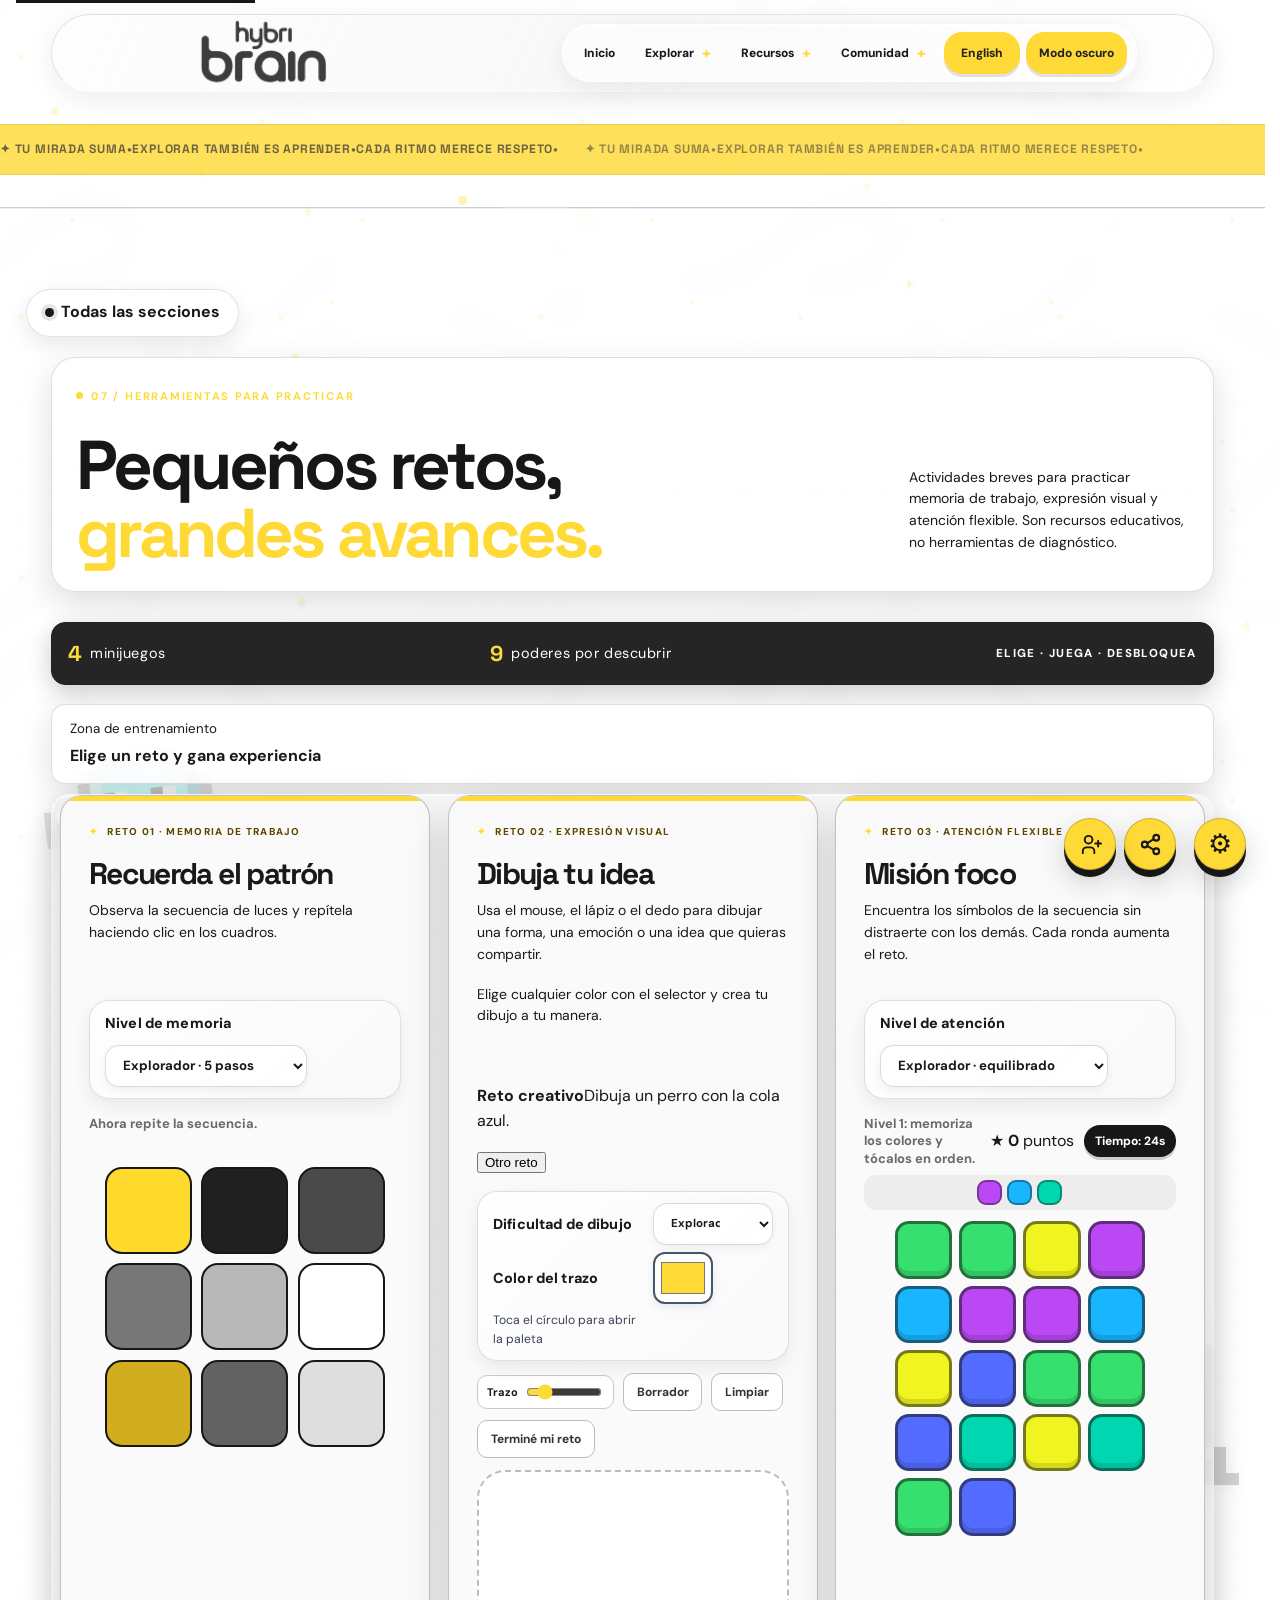
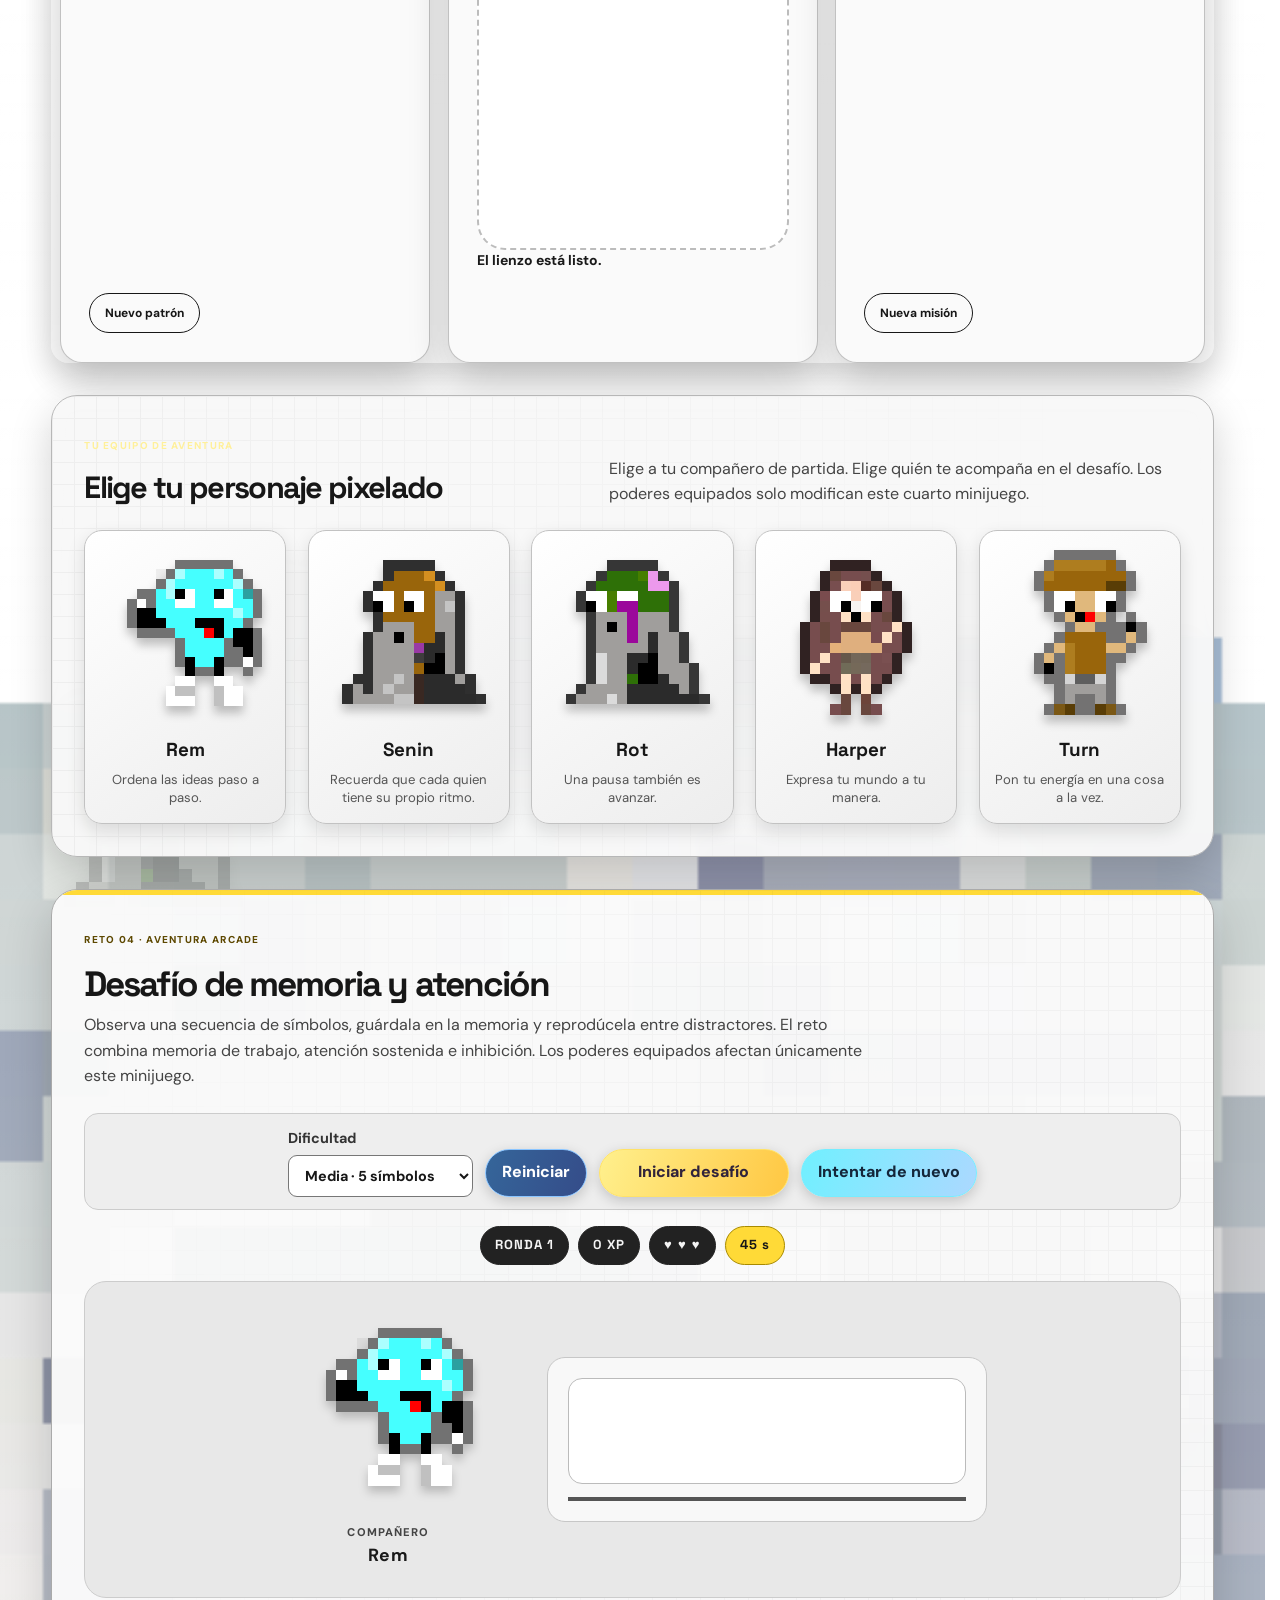
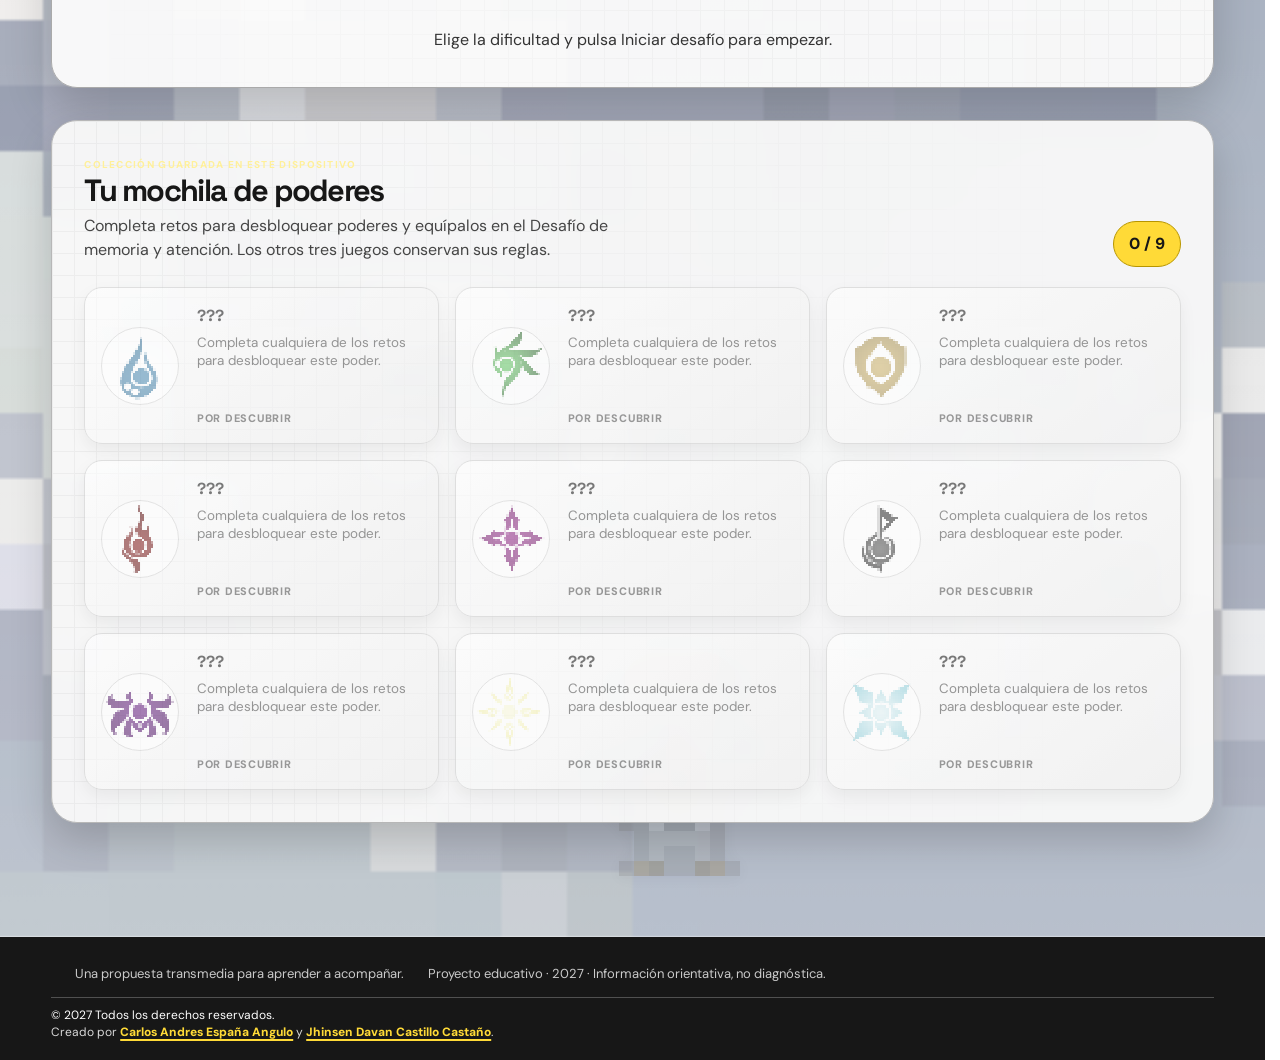
<file: minijuegos.html>
<!doctype html>
<html lang="es"><head><link href="minijuegos.css" rel="stylesheet"/>
<meta charset="utf-8"/>
<meta content="width=device-width, initial-scale=1" name="viewport"/>
<meta content="strict-origin-when-cross-origin" name="referrer"/>
<meta content="Experiencia educativa transmedia para comprender el TDAH desde la empatía." name="description"/>
<title>Pequeños retos, grandes avances. | Otra forma de mirar</title>
<link href="https://fonts.googleapis.com" rel="preconnect"/>
<link href="imagenes/Mesa de trabajo 1_1@4x-8.png" rel="icon" type="image/png"/>
<link crossorigin="" href="https://fonts.gstatic.com" rel="preconnect"/>
<link href="https://fonts.googleapis.com/css2?family=DM+Sans:wght@400;500;700&amp;family=Outfit:wght@400;500;600;700;800&amp;family=Space+Grotesk:wght@500;600;700&amp;display=swap" rel="stylesheet"/>
<link href="styles.css" rel="stylesheet"/>
  <link rel="stylesheet" href="enhancements.css">
  <link rel="stylesheet" href="final-overrides.css">
  <link rel="stylesheet" href="minijuegos-theme.css">
</head><body class="section-page page-minijuegos"><a class="skip-link" href="#contenido">Saltar al contenido principal</a><header class="site-header" id="inicio">
<div class="container header-inner">
<a aria-label="Otra forma de mirar, inicio" class="brand" href="index.html">
<img alt="" class="brand-logo" src="imagenes/solo letra.png"/>
</a>
<button aria-controls="main-nav" aria-expanded="false" class="menu-toggle" type="button">Menú</button>
<nav aria-label="Navegación principal" class="main-nav" id="main-nav"><a href="index.html">Inicio</a><details class="nav-group"><summary>Explorar</summary><div class="nav-submenu"><a href="inicio.html">Introducción</a><a href="que-es-el-tdah.html">¿Qué es el TDAH?</a><a href="personajes.html">Personajes</a><a href="recorrido.html">Recorrido</a></div></details><details class="nav-group"><summary>Recursos</summary><div class="nav-submenu"><a href="blog.html">Notas</a><a href="galeria.html">Galería</a><a href="minijuegos.html" aria-current="page">Minijuegos</a><a href="encuestas.html">Encuestas</a></div></details><details class="nav-group"><summary>Comunidad</summary><div class="nav-submenu"><a href="especialistas.html">Especialistas</a><a href="entrevistas.html">Entrevistas</a><a href="estadisticas.html">Estadísticas</a><a href="creadores.html">Creadores</a></div></details><button aria-pressed="false" class="contrast-button" id="contrast-toggle" type="button">Modo oscuro</button></nav>
</div>
</header><div aria-hidden="true" class="info-marquee section-marquee"><div class="info-marquee-track"><span class="marquee-group"><span>✦ Tu mirada suma</span><span>•</span><span>Explorar también es aprender</span><span>•</span><span>Cada ritmo merece respeto</span><span>•</span></span><span aria-hidden="true" class="marquee-group"><span>✦ Tu mirada suma</span><span>•</span><span>Explorar también es aprender</span><span>•</span><span>Cada ritmo merece respeto</span><span>•</span></span></div></div><main id="contenido"><section aria-labelledby="minigames-title" class="minigames section character-zone" id="minijuegos"><a aria-label="Volver al inicio y ver todas las secciones" class="section-return-link" href="index.html">Todas las secciones</a>
<div class="pixel-character-backdrop" aria-hidden="true">
  <img class="pixel-bg-character pixel-bg-character-1" src="personajes-pixel/rem-pixel.png" alt="">
  <img class="pixel-bg-character pixel-bg-character-2" src="personajes-pixel/senin-pixel.png" alt="">
  <img class="pixel-bg-character pixel-bg-character-3" src="personajes-pixel/rot-pixel.png" alt="">
  <img class="pixel-bg-character pixel-bg-character-4" src="personajes-pixel/harper-pixel.png" alt="">
  <img class="pixel-bg-character pixel-bg-character-5" src="personajes-pixel/turn-pixel.png" alt="">
</div>
<div class="container">
<div class="section-heading-row minigames-heading">
<div><p class="section-number">07 / herramientas para practicar</p><h2 id="minigames-title">Pequeños retos,<br/><em>grandes avances.</em></h2></div>
<p class="heading-aside">Actividades breves para practicar memoria de trabajo, expresión visual y atención flexible. Son recursos educativos, no herramientas de diagnóstico.</p>
</div>
<div class="game-hud" aria-label="Panel de aventura"><span><strong>4</strong> minijuegos</span><span><strong>9</strong> poderes por descubrir</span><span class="game-hud-ready">ELIGE · JUEGA · DESBLOQUEA</span></div>
<div class="section-collection-intro"><span><small>Zona de entrenamiento</small><strong>Elige un reto y gana experiencia</strong></span></div><div class="section-collection-panel is-open" id="minigames-panel" style=";display:block;opacity:1;max-height:none;height:auto;overflow:visible;transform:none"><div class="minigame-grid">
<article class="mini-game-card mini-game-focus">
<span class="mini-game-tag">Reto 01 · memoria de trabajo</span>
<h3>Recuerda el patrón</h3>
<p>Observa la secuencia de luces y repítela haciendo clic en los cuadros.</p>
<div class="game-level-control"><label for="memory-difficulty">Nivel de memoria</label><select id="memory-difficulty" aria-label="Elegir dificultad del juego de memoria"><option value="facil">Suave · 3 pasos</option><option value="medio" selected>Explorador · 5 pasos</option><option value="desafio">Reto · 7 pasos</option></select></div><div aria-live="polite" class="mini-game-area" id="memory-game"></div>
<button class="outline-button mini-game-reset" data-game="memory" type="button">Nuevo patrón</button>
</article>
<article class="mini-game-card mini-game-drawing">
<span class="mini-game-tag">Reto 02 · expresión visual</span>
<h3>Dibuja tu idea</h3>
<p>Usa el mouse, el lápiz o el dedo para dibujar una forma, una emoción o una idea que quieras compartir.</p>
<p class="drawing-hint">Elige cualquier color con el selector y crea tu dibujo a tu manera.</p><div class="drawing-prompts" aria-live="polite"><p><strong>Reto creativo</strong><span id="drawing-prompt">Dibuja un perro con la cola azul.</span></p><button class="drawing-prompt-next" id="drawing-prompt-next" type="button">Otro reto</button></div><div class="game-level-control drawing-color-control" aria-label="Herramientas de dibujo"><label for="drawing-difficulty">Dificultad de dibujo</label><select id="drawing-difficulty"><option value="suave">Suave · ideas libres</option><option value="explorador" selected>Explorador · añade detalles</option><option value="reto">Reto · combina dos ideas</option></select><label for="drawing-color">Color del trazo</label><input id="drawing-color" type="color" value="#ffda37" aria-label="Elegir cualquier color para dibujar"><span class="color-picker-hint">Toca el círculo para abrir la paleta</span></div><div class="drawing-toolbar" role="group" aria-label="Grosor y limpieza del lienzo">
<label for="drawing-size">Trazo <input id="drawing-size" max="18" min="2" type="range" value="5"/></label>
<button aria-pressed="false" class="drawing-eraser" id="drawing-eraser" type="button">Borrador</button><button class="drawing-clear" id="drawing-clear" type="button">Limpiar</button><button class="drawing-complete" id="drawing-complete" type="button">Terminé mi reto</button>
</div>
<canvas aria-label="Lienzo táctil para dibujar con mouse, lápiz o dedo" class="drawing-canvas" height="300" id="drawing-canvas" width="640"></canvas>
<p aria-live="polite" class="drawing-status" id="drawing-status">El lienzo está listo.</p>
</article>
<article class="mini-game-card mini-game-challenge">
<span class="mini-game-tag">Reto 03 · atención flexible</span>
<h3>Misión foco</h3>
<p>Encuentra los símbolos de la secuencia sin distraerte con los demás. Cada ronda aumenta el reto.</p>
<div class="game-level-control"><label for="challenge-difficulty">Nivel de atención</label><select id="challenge-difficulty" aria-label="Elegir dificultad de Misión foco"><option value="facil">Tranquilo · más tiempo</option><option value="medio" selected>Explorador · equilibrado</option><option value="desafio">Reto · más estímulos</option></select></div><div aria-live="polite" class="mini-game-area" id="focus-challenge"></div>
<button class="outline-button mini-game-reset" data-game="challenge" type="button">Nueva misión</button>
</article>
</div>
</div>
<div class="pixel-crew-wrap" aria-labelledby="pixel-crew-title">
  <div class="pixel-crew-heading"><div><p class="mini-game-tag">Tu equipo de aventura</p><h3 id="pixel-crew-title">Elige tu personaje pixelado</h3></div><p>Elige a tu compañero de partida. Elige quién te acompaña en el desafío. Los poderes equipados solo modifican este cuarto minijuego.</p></div>
  <div class="pixel-crew" id="pixel-crew" role="group" aria-label="Personajes pixelados"></div>
</div>
<article class="pixel-adventure-card" aria-labelledby="pixel-adventure-title">
  <div class="pixel-adventure-heading"><div><p class="mini-game-tag">Reto 04 · aventura arcade</p><h3 id="pixel-adventure-title">Desafío de memoria y atención</h3><p>Observa una secuencia de símbolos, guárdala en la memoria y reprodúcela entre distractores. El reto combina memoria de trabajo, atención sostenida e inhibición. Los poderes equipados afectan únicamente este minijuego.</p></div></div>
  <div class="cognitive-controls">
    <label for="pixel-difficulty">Dificultad
      <select id="pixel-difficulty"><option value="suave">Suave · 3 símbolos</option><option value="medio" selected>Media · 5 símbolos</option><option value="experto">Experta · 7 símbolos</option></select>
    </label>
    <button type="button" class="adventure-reset" id="pixel-reset">Reiniciar</button>
    <button type="button" class="adventure-start" id="adventure-start">Iniciar desafío</button>
    <button type="button" class="adventure-retry" id="pixel-retry">Intentar de nuevo</button>
  </div>
  <div class="adventure-status-bar"><span id="adventure-level">RONDA 1</span><span id="adventure-score">0 XP</span><span id="adventure-lives">♥ ♥ ♥</span><span id="adventure-clock" role="timer">45 s</span></div>
  <div class="adventure-playfield cognitive-playfield">
    <div class="adventure-player" id="adventure-player"></div>
    <div class="memory-challenge-board">
      <div class="sequence-display" id="sequence-display" aria-live="polite"></div>
      <div class="sequence-grid" id="sequence-grid" role="group" aria-label="Tablero de símbolos para repetir la secuencia"></div>
    </div>
  </div>
  <div class="adventure-controls" id="adventure-controls"></div>
  <p class="adventure-status" id="adventure-status" aria-live="polite">Elige la dificultad y pulsa Iniciar desafío para empezar.</p>
  
</article>
<section class="power-vault" aria-labelledby="power-vault-title">
  <div class="power-vault-heading"><div><p class="mini-game-tag">Colección guardada en este dispositivo</p><h3 id="power-vault-title">Tu mochila de poderes</h3><p>Completa retos para desbloquear poderes y equípalos en el Desafío de memoria y atención. Los otros tres juegos conservan sus reglas.</p></div><span class="power-count" id="power-count" aria-live="polite">0 / 9</span></div>
  <div class="power-collection" id="power-collection" aria-live="polite"></div>
</section>
</div>
</section></main><footer class="site-footer"><div class="container footer-inner"><div class="brand footer-brand"></div><p>Una propuesta transmedia para aprender a acompañar.</p><p class="footer-small">Proyecto educativo · 2027 · Información orientativa, no diagnóstica.</p><p class="footer-rights">© 2027 Todos los derechos reservados.<br/><span>Creado por <a href="creadores.html">Carlos Andres España Angulo</a> y <a href="creadores.html">Jhinsen Davan Castillo Castaño</a>.</span></p></div></footer><script src="site-analytics.js"></script><script src="minijuegos.js"></script>  <script src="translations-en.js" defer></script><script src="enhancements.js" defer></script>
</body></html>
</file>
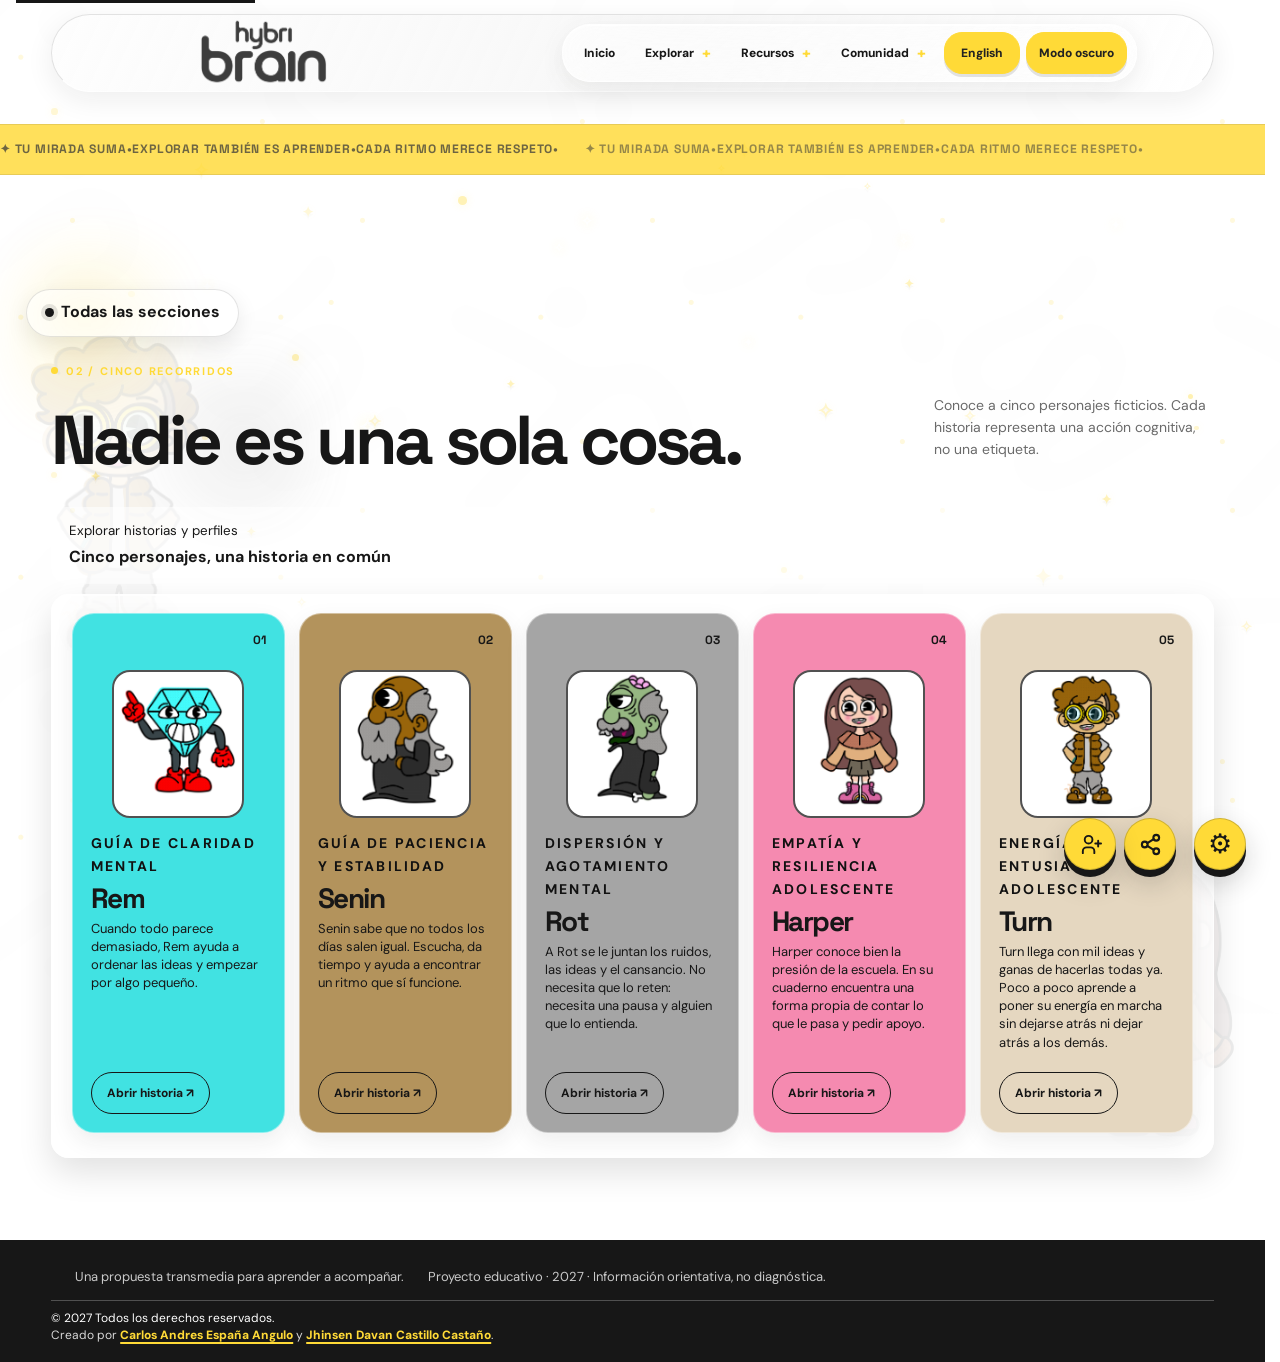
<file: personajes.html>
<!doctype html>
<html lang="es"><head><link href="personajes.css" rel="stylesheet"/>
<meta charset="utf-8"/>
<meta content="width=device-width, initial-scale=1" name="viewport"/>
<meta content="strict-origin-when-cross-origin" name="referrer"/>
<meta content="Experiencia educativa transmedia para comprender el TDAH desde la empatía." name="description"/>
<title>Nadie es una sola cosa. | Otra forma de mirar</title>
<link href="https://fonts.googleapis.com" rel="preconnect"/>
<link href="imagenes/Mesa de trabajo 1_1@4x-8.png" rel="icon" type="image/png"/>
<link crossorigin="" href="https://fonts.gstatic.com" rel="preconnect"/>
<link href="https://fonts.googleapis.com/css2?family=DM+Sans:wght@400;500;700&amp;family=Outfit:wght@400;500;600;700;800&amp;family=Space+Grotesk:wght@500;600;700&amp;display=swap" rel="stylesheet"/>
<link href="styles.css" rel="stylesheet"/>
  <link rel="stylesheet" href="enhancements.css">
  <link rel="stylesheet" href="final-overrides.css">
</head><body class="section-page page-personajes"><a class="skip-link" href="#contenido">Saltar al contenido principal</a><header class="site-header" id="inicio">
<div class="container header-inner">
<a aria-label="Otra forma de mirar, inicio" class="brand" href="index.html">
<img alt="" class="brand-logo" src="imagenes/solo letra.png"/>
</a>
<button aria-controls="main-nav" aria-expanded="false" class="menu-toggle" type="button">Menú</button>
<nav aria-label="Navegación principal" class="main-nav" id="main-nav"><a href="index.html">Inicio</a><details class="nav-group"><summary>Explorar</summary><div class="nav-submenu"><a href="inicio.html">Introducción</a><a href="que-es-el-tdah.html">¿Qué es el TDAH?</a><a href="personajes.html" aria-current="page">Personajes</a><a href="recorrido.html">Recorrido</a></div></details><details class="nav-group"><summary>Recursos</summary><div class="nav-submenu"><a href="blog.html">Notas</a><a href="galeria.html">Galería</a><a href="minijuegos.html">Minijuegos</a><a href="encuestas.html">Encuestas</a></div></details><details class="nav-group"><summary>Comunidad</summary><div class="nav-submenu"><a href="especialistas.html">Especialistas</a><a href="entrevistas.html">Entrevistas</a><a href="estadisticas.html">Estadísticas</a><a href="creadores.html">Creadores</a></div></details><button aria-pressed="false" class="contrast-button" id="contrast-toggle" type="button">Modo oscuro</button></nav>
</div>
</header><div aria-hidden="true" class="info-marquee section-marquee"><div class="info-marquee-track"><span class="marquee-group"><span>✦ Tu mirada suma</span><span>•</span><span>Explorar también es aprender</span><span>•</span><span>Cada ritmo merece respeto</span><span>•</span></span><span aria-hidden="true" class="marquee-group"><span>✦ Tu mirada suma</span><span>•</span><span>Explorar también es aprender</span><span>•</span><span>Cada ritmo merece respeto</span><span>•</span></span></div></div><main id="contenido"><section aria-labelledby="characters-title" class="characters section character-zone" id="personajes"><a aria-label="Volver al inicio y ver todas las secciones" class="section-return-link" href="index.html">Todas las secciones</a><div class="container">
<div class="section-heading-row"><div><p class="section-number">02 / cinco recorridos</p><h2 id="characters-title">Nadie es una sola cosa.</h2></div><p class="heading-aside">Conoce a cinco personajes ficticios. Cada historia representa una acción cognitiva, no una etiqueta.</p></div>
<div class="section-collection-intro"><span><small>Explorar historias y perfiles</small><strong>Cinco personajes, una historia en común</strong></span></div><div class="section-collection-panel is-open" id="characters-panel" style=";display:block;opacity:1;max-height:none;height:auto;overflow:visible;transform:none"><div class="character-grid">
<article class="character-card character-lime" data-character="rem"><div class="character-number">01</div><div aria-label="Ampliar imagen de Rem" class="avatar avatar-rem photo-expand-trigger" data-photo="imagenes/diaactu1.png" data-photo-name="Rem" role="button" style="width:115px;height:115px;min-width:115px;min-height:115px;overflow:hidden;border-radius:50%;flex:0 0 115px;" tabindex="0">
<picture class="avatar-picture"><source media="(max-width: 650px)" srcset="imagenes/diaactu1.png"/><img alt="Ilustración de Rem" decoding="async" height="1400" loading="lazy" src="imagenes/diaactu1.png" style="display:block;width:100%;height:100%;max-width:none;object-fit:cover;border-radius:50%;" width="1728"/></picture>
</div><p class="character-action">Guía de claridad mental</p><h3>Rem</h3><p>Cuando todo parece demasiado, Rem ayuda a ordenar las ideas y empezar por algo pequeño.</p><button class="outline-button character-open" data-id="rem" type="button">Abrir historia <span aria-hidden="true">↗</span></button></article>
<article class="character-card character-orange" data-character="senin"><div class="character-number">02</div><div aria-label="Ampliar imagen de Senin" class="avatar avatar-senin photo-expand-trigger" data-photo="imagenes/viejo.png" data-photo-name="Senin" role="button" style="width:115px;height:115px;min-width:115px;min-height:115px;overflow:hidden;border-radius:50%;flex:0 0 115px;" tabindex="0">
<picture class="avatar-picture"><source media="(max-width: 650px)" srcset="imagenes/viejo.png"/><img alt="Ilustración de Senin" decoding="async" height="1400" loading="lazy" src="imagenes/viejo.png" style="display:block;width:100%;height:100%;max-width:none;object-fit:cover;border-radius:50%;" width="1728"/></picture>
</div><p class="character-action">Guía de paciencia y estabilidad</p><h3>Senin</h3><p>Senin sabe que no todos los días salen igual. Escucha, da tiempo y ayuda a encontrar un ritmo que sí funcione.</p><button class="outline-button character-open" data-id="senin" type="button">Abrir historia <span aria-hidden="true">↗</span></button></article>
<article class="character-card character-blue" data-character="rot"><div class="character-number">03</div><div aria-label="Ampliar imagen de Rot" class="avatar avatar-rot photo-expand-trigger" data-photo="imagenes/viejo-zombie.png" data-photo-name="Rot" role="button" style="width:115px;height:115px;min-width:115px;min-height:115px;overflow:hidden;border-radius:50%;flex:0 0 115px;" tabindex="0">
<picture class="avatar-picture"><source media="(max-width: 650px)" srcset="imagenes/viejo-zombie.png"/><img alt="Ilustración de Rot" decoding="async" height="1400" loading="lazy" src="imagenes/viejo-zombie.png" style="display:block;width:100%;height:100%;max-width:none;object-fit:cover;border-radius:50%;" width="1728"/></picture>
</div><p class="character-action">Dispersión y agotamiento mental</p><h3>Rot</h3><p>A Rot se le juntan los ruidos, las ideas y el cansancio. No necesita que lo reten: necesita una pausa y alguien que lo entienda.</p><button class="outline-button character-open" data-id="rot" type="button">Abrir historia <span aria-hidden="true">↗</span></button></article>
<article class="character-card character-pink" data-character="harper"><div class="character-number">04</div><div aria-label="Ampliar imagen de Harper" class="avatar avatar-harper photo-expand-trigger" data-photo="imagenes/harper.png" data-photo-name="Harper" role="button" style="width:115px;height:115px;min-width:115px;min-height:115px;overflow:hidden;border-radius:50%;flex:0 0 115px;" tabindex="0">
<picture class="avatar-picture"><source media="(max-width: 650px)" srcset="imagenes/harper.png"/><img alt="Ilustración de Harper" decoding="async" height="1400" loading="lazy" src="imagenes/harper.png" style="display:block;width:100%;height:100%;max-width:none;object-fit:cover;border-radius:50%;" width="1728"/></picture>
</div><p class="character-action">Empatía y resiliencia adolescente</p><h3>Harper</h3><p>Harper conoce bien la presión de la escuela. En su cuaderno encuentra una forma propia de contar lo que le pasa y pedir apoyo.</p><button class="outline-button character-open" data-id="harper" type="button">Abrir historia <span aria-hidden="true">↗</span></button></article>
<article class="character-card character-violet" data-character="turn"><div class="character-number">05</div><div aria-label="Ampliar imagen de Turn" class="avatar avatar-turn photo-expand-trigger" data-photo="imagenes/nino.png" data-photo-name="Turn" role="button" style="width:115px;height:115px;min-width:115px;min-height:115px;overflow:hidden;border-radius:50%;flex:0 0 115px;" tabindex="0">
<picture class="avatar-picture"><source media="(max-width: 650px)" srcset="imagenes/nino.png"/><img alt="Ilustración de Turn" decoding="async" height="1400" loading="lazy" src="imagenes/nino.png" style="display:block;width:100%;height:100%;max-width:none;object-fit:cover;border-radius:50%;" width="1728"/></picture>
</div><p class="character-action">Energía y entusiasmo adolescente</p><h3>Turn</h3><p>Turn llega con mil ideas y ganas de hacerlas todas ya. Poco a poco aprende a poner su energía en marcha sin dejarse atrás ni dejar atrás a los demás.</p><button class="outline-button character-open" data-id="turn" type="button">Abrir historia <span aria-hidden="true">↗</span></button></article>
</div></div>
</div>
</section></main><footer class="site-footer"><div class="container footer-inner"><div class="brand footer-brand"></div><p>Una propuesta transmedia para aprender a acompañar.</p><p class="footer-small">Proyecto educativo · 2027 · Información orientativa, no diagnóstica.</p><p class="footer-rights">© 2027 Todos los derechos reservados.<br/><span>Creado por <a href="creadores.html">Carlos Andres España Angulo</a> y <a href="creadores.html">Jhinsen Davan Castillo Castaño</a>.</span></p></div></footer><script src="site-analytics.js"></script><script src="personajes.js"></script>  <script src="translations-en.js" defer></script><script src="enhancements.js" defer></script>
</body></html>
</file>
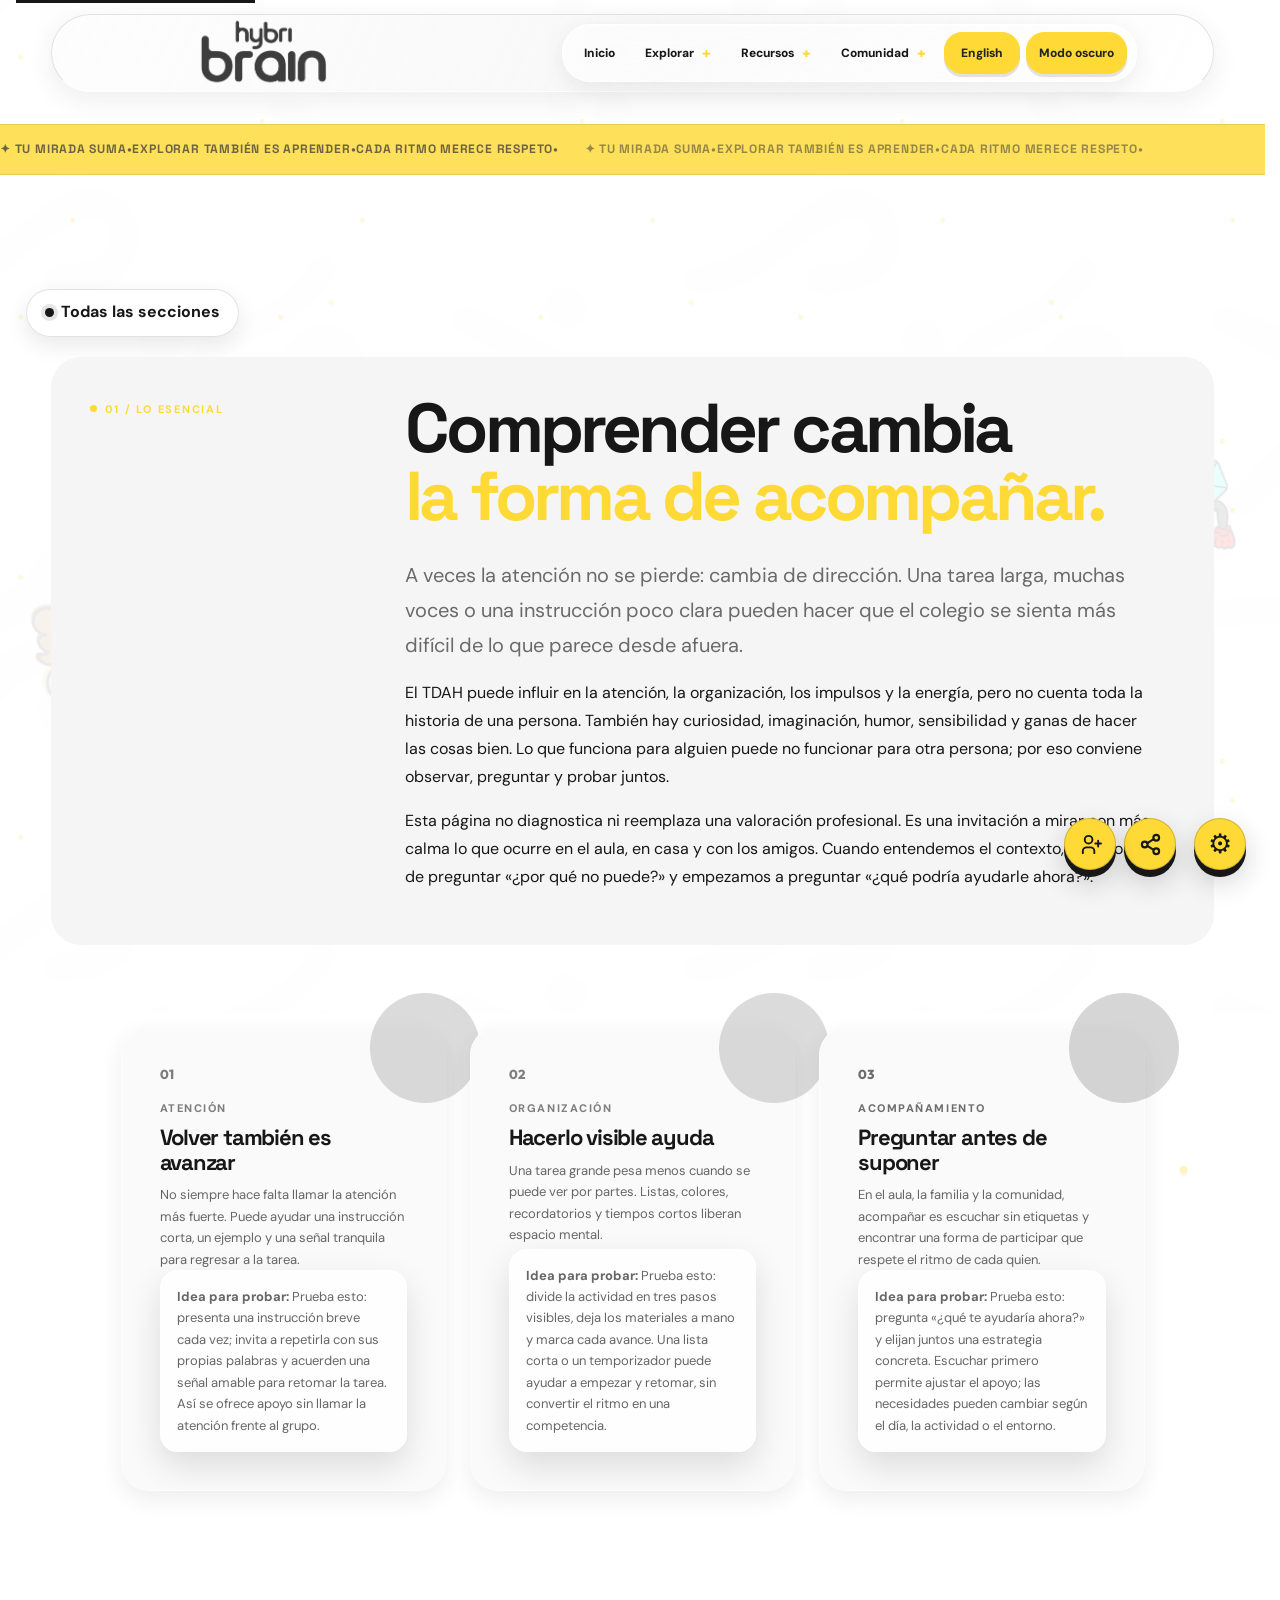
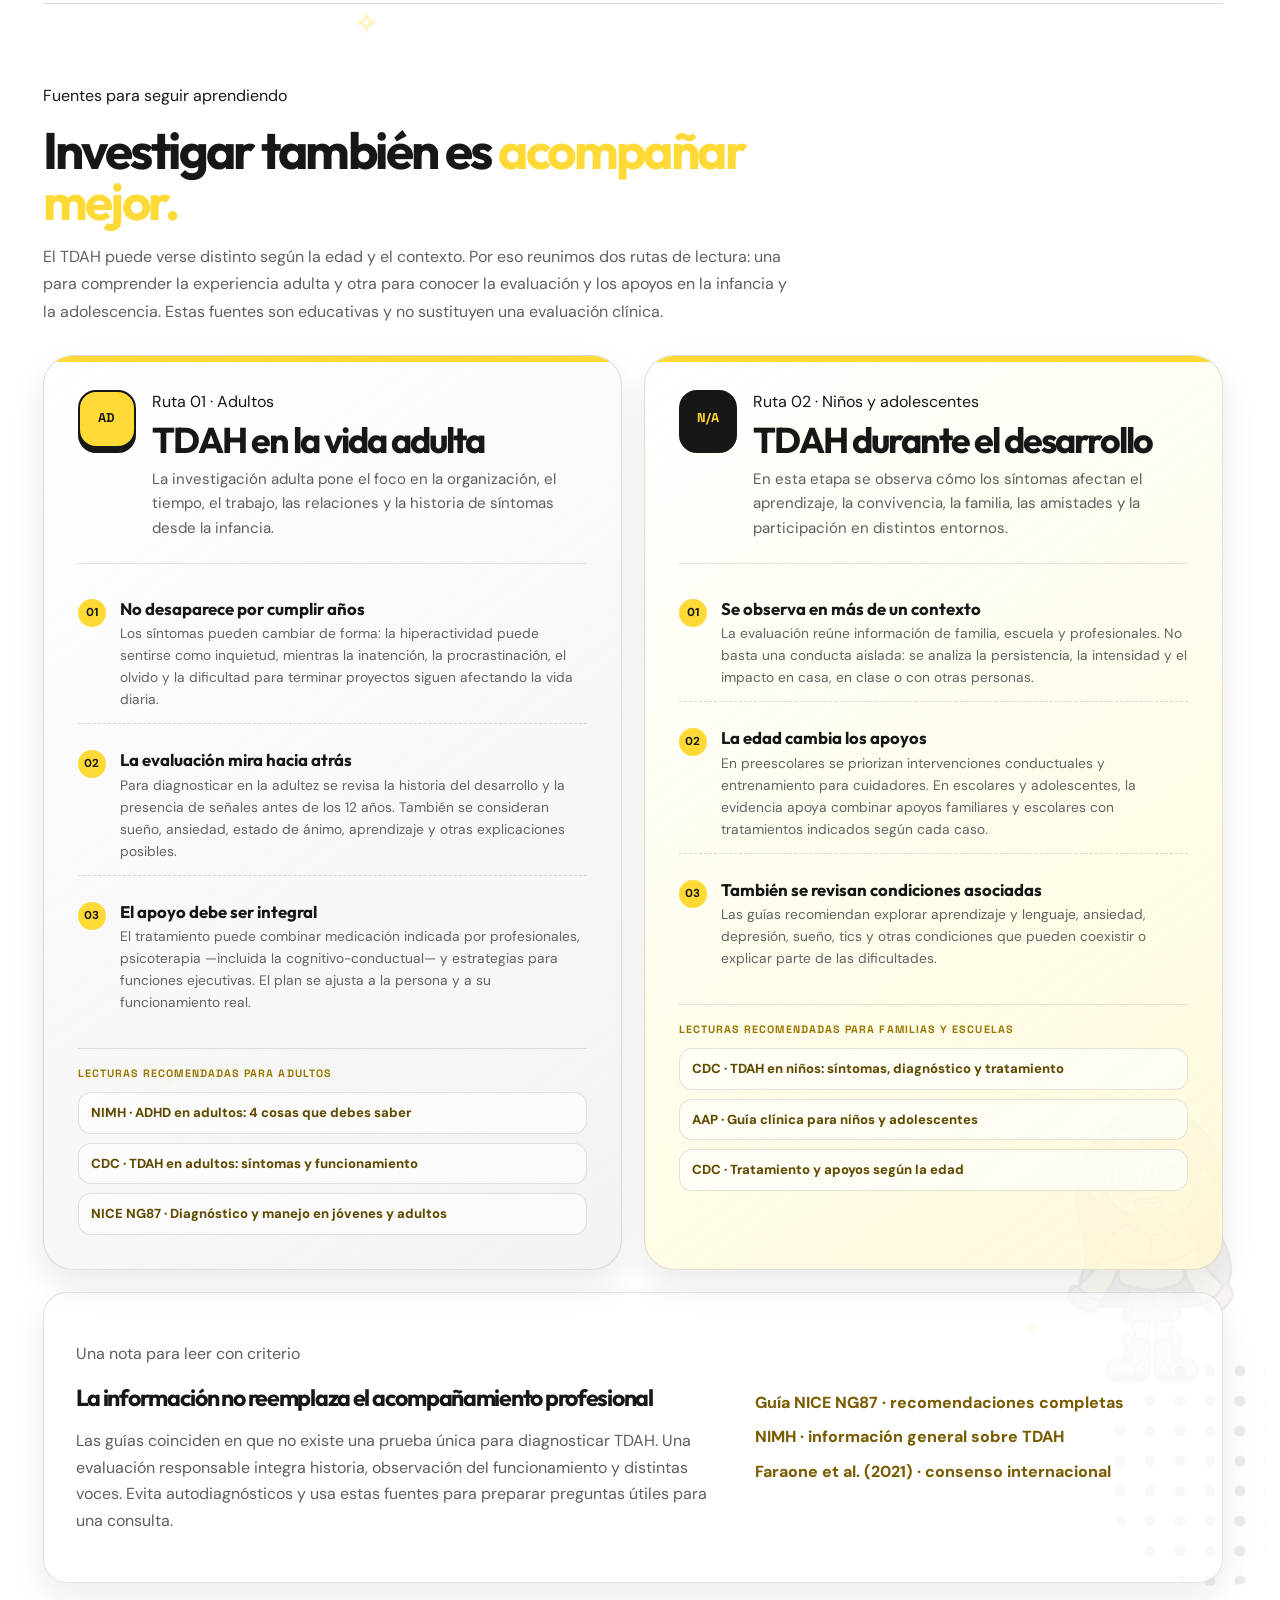
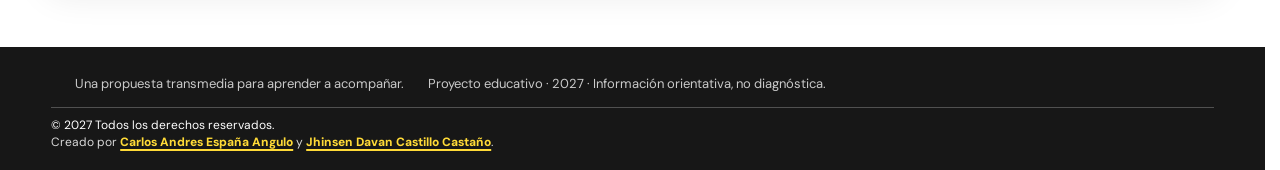
<file: que-es-el-tdah.html>
<!doctype html>
<html lang="es"><head><link href="que-es-el-tdah.css" rel="stylesheet"/>
<meta charset="utf-8"/>
<meta content="width=device-width, initial-scale=1" name="viewport"/>
<meta content="strict-origin-when-cross-origin" name="referrer"/>
<meta content="Experiencia educativa transmedia para comprender el TDAH desde la empatía." name="description"/>
<title>Comprender cambia la forma de acompañar. | Otra forma de mirar</title>
<link href="https://fonts.googleapis.com" rel="preconnect"/>
<link href="imagenes/Mesa de trabajo 1_1@4x-8.png" rel="icon" type="image/png"/>
<link crossorigin="" href="https://fonts.gstatic.com" rel="preconnect"/>
<link href="https://fonts.googleapis.com/css2?family=DM+Sans:wght@400;500;700&amp;family=Outfit:wght@400;500;600;700;800&amp;family=Space+Grotesk:wght@500;600;700&amp;display=swap" rel="stylesheet"/>
<link href="styles.css" rel="stylesheet"/>
  <link rel="stylesheet" href="enhancements.css">
  <link rel="stylesheet" href="final-overrides.css">
</head><body class="section-page page-que-es-el-tdah"><a class="skip-link" href="#contenido">Saltar al contenido principal</a><header class="site-header" id="inicio">
<div class="container header-inner">
<a aria-label="Otra forma de mirar, inicio" class="brand" href="index.html">
<img alt="" class="brand-logo" src="imagenes/solo letra.png"/>
</a>
<button aria-controls="main-nav" aria-expanded="false" class="menu-toggle" type="button">Menú</button>
<nav aria-label="Navegación principal" class="main-nav" id="main-nav"><a href="index.html">Inicio</a><details class="nav-group"><summary>Explorar</summary><div class="nav-submenu"><a href="inicio.html">Introducción</a><a href="que-es-el-tdah.html" aria-current="page">¿Qué es el TDAH?</a><a href="personajes.html">Personajes</a><a href="recorrido.html">Recorrido</a></div></details><details class="nav-group"><summary>Recursos</summary><div class="nav-submenu"><a href="blog.html">Notas</a><a href="galeria.html">Galería</a><a href="minijuegos.html">Minijuegos</a><a href="encuestas.html">Encuestas</a></div></details><details class="nav-group"><summary>Comunidad</summary><div class="nav-submenu"><a href="especialistas.html">Especialistas</a><a href="entrevistas.html">Entrevistas</a><a href="estadisticas.html">Estadísticas</a><a href="creadores.html">Creadores</a></div></details><button aria-pressed="false" class="contrast-button" id="contrast-toggle" type="button">Modo oscuro</button></nav>
</div>
</header><div aria-hidden="true" class="info-marquee section-marquee"><div class="info-marquee-track"><span class="marquee-group"><span>✦ Tu mirada suma</span><span>•</span><span>Explorar también es aprender</span><span>•</span><span>Cada ritmo merece respeto</span><span>•</span></span><span aria-hidden="true" class="marquee-group"><span>✦ Tu mirada suma</span><span>•</span><span>Explorar también es aprender</span><span>•</span><span>Cada ritmo merece respeto</span><span>•</span></span></div></div><main id="contenido"><section aria-labelledby="intro-title" class="intro section character-zone" id="que-es"><a aria-label="Volver al inicio y ver todas las secciones" class="section-return-link" href="index.html">Todas las secciones</a><img alt="" aria-hidden="true" class="character-decor character-decor-rem" loading="lazy" src="imagenes/diaactu1.png"/>
<div class="container split-heading">
<p class="section-number">01 / lo esencial</p>
<div>
<h2 id="intro-title">Comprender cambia<br/><em>la forma de acompañar.</em></h2>
<p class="lead">A veces la atención no se pierde: cambia de dirección. Una tarea larga, muchas voces o una instrucción poco clara pueden hacer que el colegio se sienta más difícil de lo que parece desde afuera.</p>
<div class="intro-details" id="intro-details" style=";display:block;opacity:1;max-height:none;height:auto;overflow:visible;margin-top:.75rem">
<p>El TDAH puede influir en la atención, la organización, los impulsos y la energía, pero no cuenta toda la historia de una persona. También hay curiosidad, imaginación, humor, sensibilidad y ganas de hacer las cosas bien. Lo que funciona para alguien puede no funcionar para otra persona; por eso conviene observar, preguntar y probar juntos.</p>
<p>Esta página no diagnostica ni reemplaza una valoración profesional. Es una invitación a mirar con más calma lo que ocurre en el aula, en casa y con los amigos. Cuando entendemos el contexto, dejamos de preguntar «¿por qué no puede?» y empezamos a preguntar «¿qué podría ayudarle ahora?».</p>
</div>
</div>
</div>
<div aria-label="Tres ideas para acompañar mejor" class="essential-guide">
<article class="guide-card guide-attention"><span class="guide-number">01</span><span class="guide-label">Atención</span><h3>Volver también es avanzar</h3><p>No siempre hace falta llamar la atención más fuerte. Puede ayudar una instrucción corta, un ejemplo y una señal tranquila para regresar a la tarea.</p><p aria-live="polite" class="guide-answer is-visible"><strong>Idea para probar: </strong>Prueba esto: presenta una instrucción breve cada vez; invita a repetirla con sus propias palabras y acuerden una señal amable para retomar la tarea. Así se ofrece apoyo sin llamar la atención frente al grupo.</p></article>
<article class="guide-card guide-organization"><span class="guide-number">02</span><span class="guide-label">Organización</span><h3>Hacerlo visible ayuda</h3><p>Una tarea grande pesa menos cuando se puede ver por partes. Listas, colores, recordatorios y tiempos cortos liberan espacio mental.</p><p aria-live="polite" class="guide-answer is-visible"><strong>Idea para probar: </strong>Prueba esto: divide la actividad en tres pasos visibles, deja los materiales a mano y marca cada avance. Una lista corta o un temporizador puede ayudar a empezar y retomar, sin convertir el ritmo en una competencia.</p></article>
<article class="guide-card guide-support"><span class="guide-number">03</span><span class="guide-label">Acompañamiento</span><h3>Preguntar antes de suponer</h3><p>En el aula, la familia y la comunidad, acompañar es escuchar sin etiquetas y encontrar una forma de participar que respete el ritmo de cada quien.</p><p aria-live="polite" class="guide-answer is-visible"><strong>Idea para probar: </strong>Prueba esto: pregunta «¿qué te ayudaría ahora?» y elijan juntos una estrategia concreta. Escuchar primero permite ajustar el apoyo; las necesidades pueden cambiar según el día, la actividad o el entorno.</p></article>
</div>
<section class="evidence-section" aria-labelledby="evidence-title">
<div class="evidence-heading"><p class="section-kicker">Fuentes para seguir aprendiendo</p><h2 id="evidence-title">Investigar también es <em>acompañar mejor.</em></h2><p>El TDAH puede verse distinto según la edad y el contexto. Por eso reunimos dos rutas de lectura: una para comprender la experiencia adulta y otra para conocer la evaluación y los apoyos en la infancia y la adolescencia. Estas fuentes son educativas y no sustituyen una evaluación clínica.</p></div>
<div class="evidence-audience-grid">
<article class="evidence-audience evidence-adults">
<div class="evidence-audience-head"><span class="evidence-audience-icon" aria-hidden="true">AD</span><div><p class="section-kicker">Ruta 01 · Adultos</p><h3>TDAH en la vida adulta</h3><p>La investigación adulta pone el foco en la organización, el tiempo, el trabajo, las relaciones y la historia de síntomas desde la infancia.</p></div></div>
<div class="evidence-points"><article><span class="evidence-index">01</span><h4>No desaparece por cumplir años</h4><p>Los síntomas pueden cambiar de forma: la hiperactividad puede sentirse como inquietud, mientras la inatención, la procrastinación, el olvido y la dificultad para terminar proyectos siguen afectando la vida diaria.</p></article><article><span class="evidence-index">02</span><h4>La evaluación mira hacia atrás</h4><p>Para diagnosticar en la adultez se revisa la historia del desarrollo y la presencia de señales antes de los 12 años. También se consideran sueño, ansiedad, estado de ánimo, aprendizaje y otras explicaciones posibles.</p></article><article><span class="evidence-index">03</span><h4>El apoyo debe ser integral</h4><p>El tratamiento puede combinar medicación indicada por profesionales, psicoterapia —incluida la cognitivo-conductual— y estrategias para funciones ejecutivas. El plan se ajusta a la persona y a su funcionamiento real.</p></article></div>
<div class="evidence-source-list"><p class="evidence-source-label">Lecturas recomendadas para adultos</p><a href="https://www.nimh.nih.gov/health/publications/adhd-what-you-need-to-know" target="_blank" rel="noopener noreferrer">NIMH · ADHD en adultos: 4 cosas que debes saber <span class="animated-dot" aria-hidden="true"></span></a><a href="https://www.cdc.gov/adhd/about/adhd-in-adults.html" target="_blank" rel="noopener noreferrer">CDC · TDAH en adultos: síntomas y funcionamiento <span class="animated-dot" aria-hidden="true"></span></a><a href="https://www.nice.org.uk/guidance/ng87" target="_blank" rel="noopener noreferrer">NICE NG87 · Diagnóstico y manejo en jóvenes y adultos <span class="animated-dot" aria-hidden="true"></span></a></div>
</article>
<article class="evidence-audience evidence-children">
<div class="evidence-audience-head"><span class="evidence-audience-icon" aria-hidden="true">N/A</span><div><p class="section-kicker">Ruta 02 · Niños y adolescentes</p><h3>TDAH durante el desarrollo</h3><p>En esta etapa se observa cómo los síntomas afectan el aprendizaje, la convivencia, la familia, las amistades y la participación en distintos entornos.</p></div></div>
<div class="evidence-points"><article><span class="evidence-index">01</span><h4>Se observa en más de un contexto</h4><p>La evaluación reúne información de familia, escuela y profesionales. No basta una conducta aislada: se analiza la persistencia, la intensidad y el impacto en casa, en clase o con otras personas.</p></article><article><span class="evidence-index">02</span><h4>La edad cambia los apoyos</h4><p>En preescolares se priorizan intervenciones conductuales y entrenamiento para cuidadores. En escolares y adolescentes, la evidencia apoya combinar apoyos familiares y escolares con tratamientos indicados según cada caso.</p></article><article><span class="evidence-index">03</span><h4>También se revisan condiciones asociadas</h4><p>Las guías recomiendan explorar aprendizaje y lenguaje, ansiedad, depresión, sueño, tics y otras condiciones que pueden coexistir o explicar parte de las dificultades.</p></article></div>
<div class="evidence-source-list"><p class="evidence-source-label">Lecturas recomendadas para familias y escuelas</p><a href="https://www.cdc.gov/adhd/about/index.html" target="_blank" rel="noopener noreferrer">CDC · TDAH en niños: síntomas, diagnóstico y tratamiento <span class="animated-dot" aria-hidden="true"></span></a><a href="https://publications.aap.org/pediatrics/article/144/4/e20192528/81590/Clinical-Practice-Guideline-for-the-Diagnosis" target="_blank" rel="noopener noreferrer">AAP · Guía clínica para niños y adolescentes <span class="animated-dot" aria-hidden="true"></span></a><a href="https://www.cdc.gov/adhd/treatment/index.html" target="_blank" rel="noopener noreferrer">CDC · Tratamiento y apoyos según la edad <span class="animated-dot" aria-hidden="true"></span></a></div>
</article>
</div>
<div class="bibliography-panel"><div><p class="section-kicker">Una nota para leer con criterio</p><h3>La información no reemplaza el acompañamiento profesional</h3><p>Las guías coinciden en que no existe una prueba única para diagnosticar TDAH. Una evaluación responsable integra historia, observación del funcionamiento y distintas voces. Evita autodiagnósticos y usa estas fuentes para preparar preguntas útiles para una consulta.</p></div><div class="bibliography-links"><a href="https://www.nice.org.uk/guidance/ng87" target="_blank" rel="noopener noreferrer">Guía NICE NG87 · recomendaciones completas</a><a href="https://www.nimh.nih.gov/health/topics/attention-deficit-hyperactivity-disorder-adhd" target="_blank" rel="noopener noreferrer">NIMH · información general sobre TDAH</a><a href="https://pubmed.ncbi.nlm.nih.gov/33549739/" target="_blank" rel="noopener noreferrer">Faraone et al. (2021) · consenso internacional</a></div></div>
</section>
</section></main><footer class="site-footer"><div class="container footer-inner"><div class="brand footer-brand"></div><p>Una propuesta transmedia para aprender a acompañar.</p><p class="footer-small">Proyecto educativo · 2027 · Información orientativa, no diagnóstica.</p><p class="footer-rights">© 2027 Todos los derechos reservados.<br/><span>Creado por <a href="creadores.html">Carlos Andres España Angulo</a> y <a href="creadores.html">Jhinsen Davan Castillo Castaño</a>.</span></p></div></footer><script src="site-analytics.js"></script><script src="que-es-el-tdah.js"></script>  <script src="translations-en.js" defer></script><script src="enhancements.js" defer></script>
</body></html>
</file>
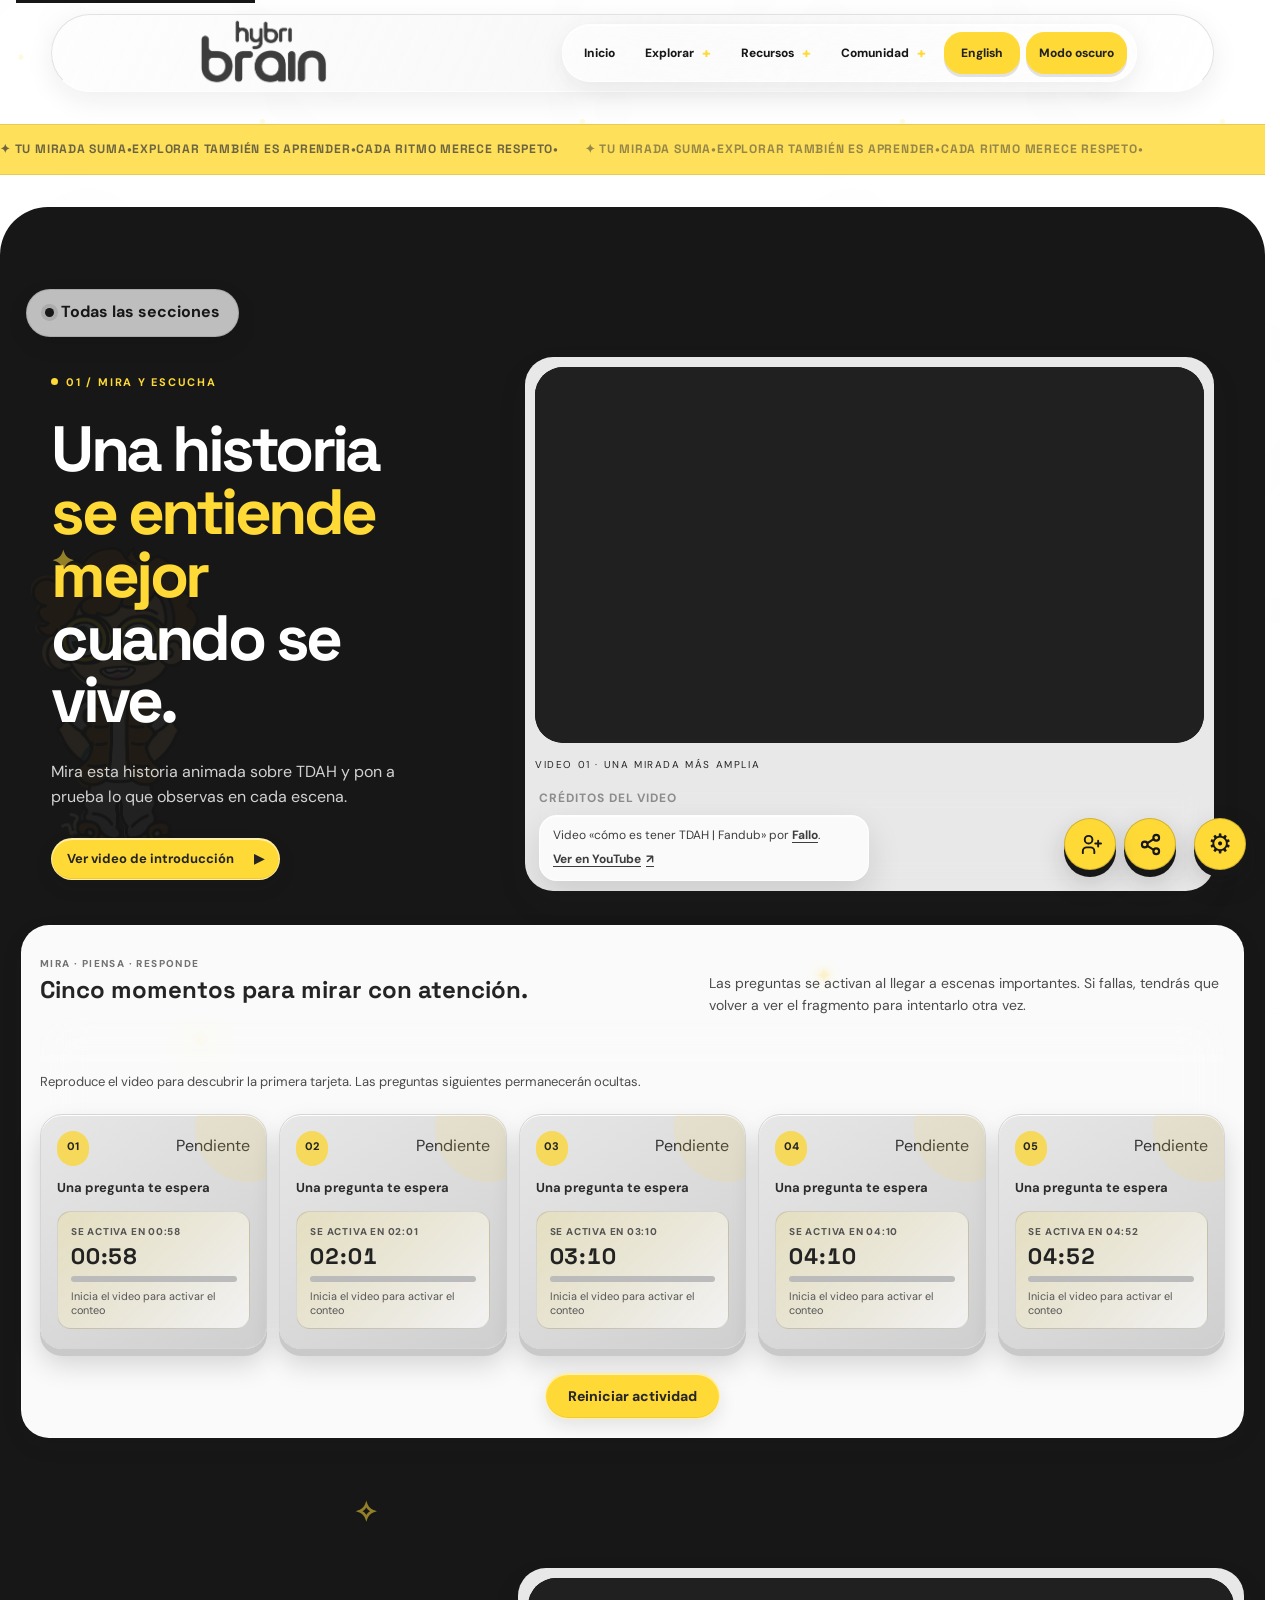
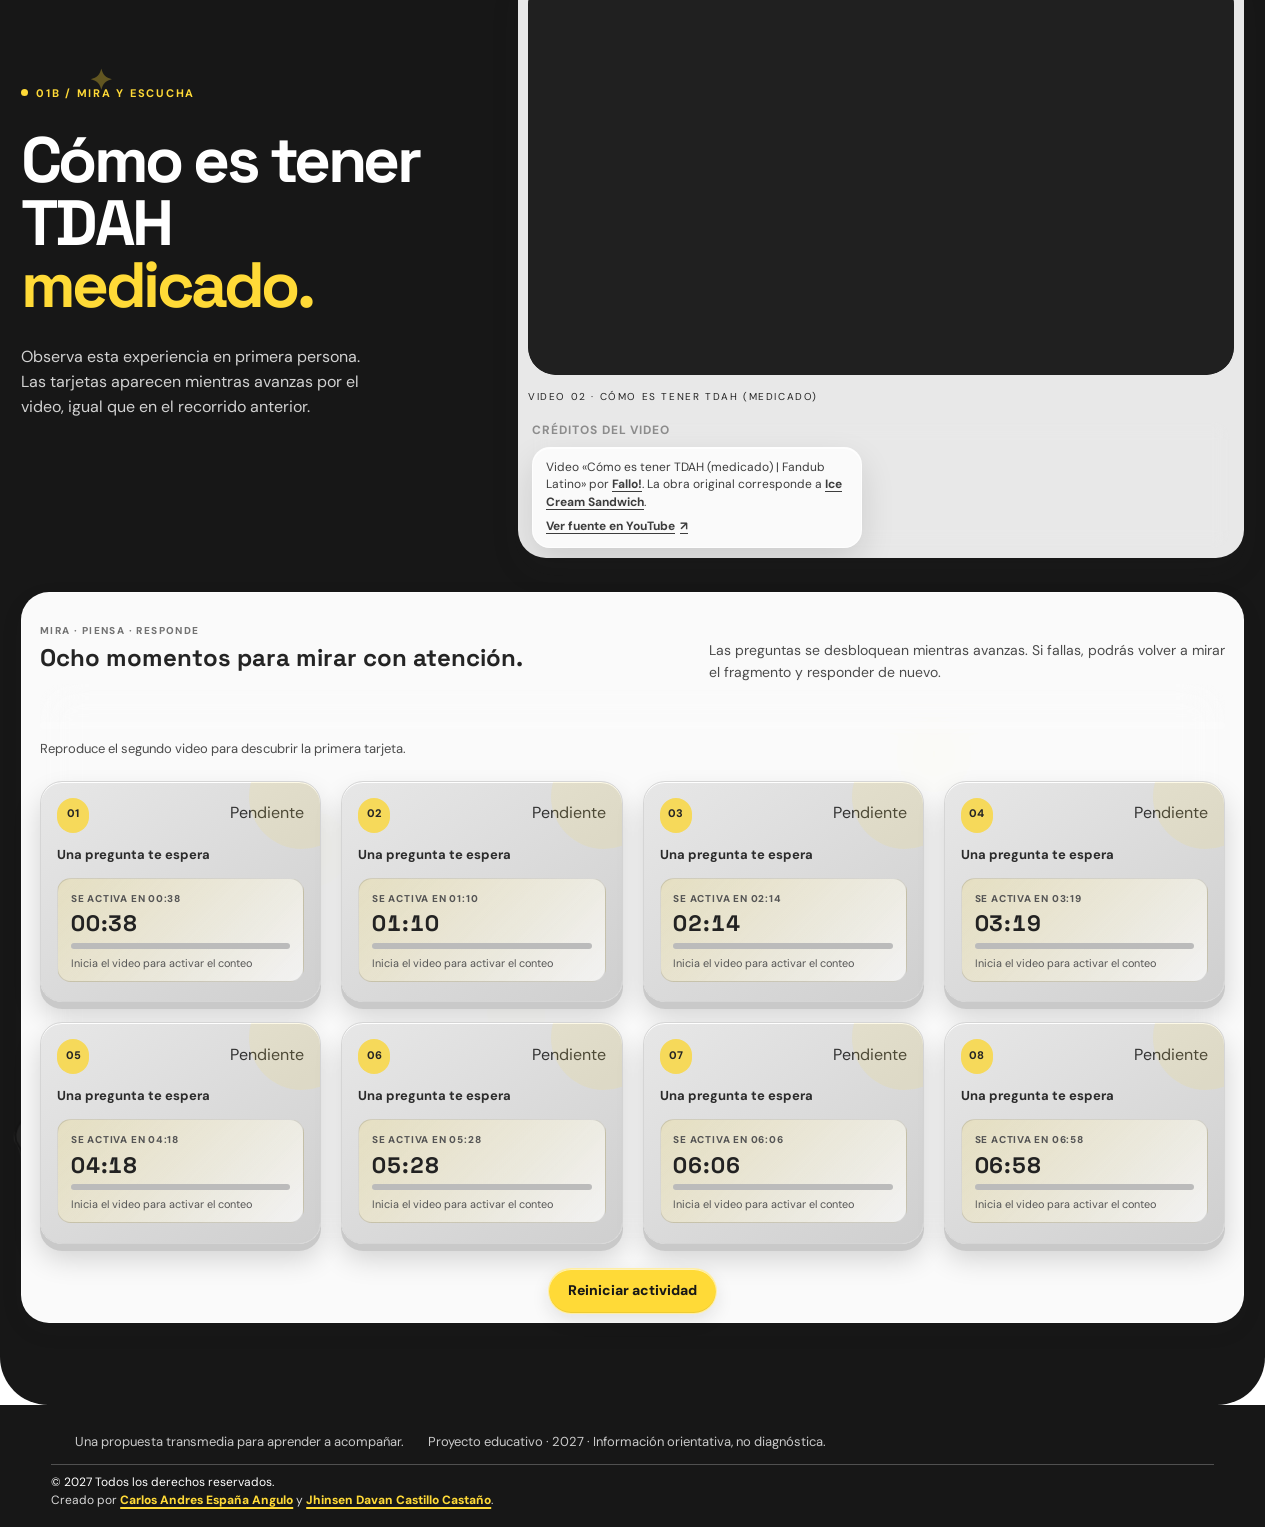
<file: recorrido.html>
<!doctype html>
<html lang="es"><head><link href="recorrido.css" rel="stylesheet"/>
<meta charset="utf-8"/>
<meta content="width=device-width, initial-scale=1" name="viewport"/>
<meta content="strict-origin-when-cross-origin" name="referrer"/>
<meta content="Experiencia educativa transmedia para comprender el TDAH desde la empatía." name="description"/>
<title>Una historia se entiende mejor cuando se vive. | Otra forma de mirar</title>
<link href="https://fonts.googleapis.com" rel="preconnect"/>
<link href="imagenes/Mesa de trabajo 1_1@4x-8.png" rel="icon" type="image/png"/>
<link crossorigin="" href="https://fonts.gstatic.com" rel="preconnect"/>
<link href="https://fonts.googleapis.com/css2?family=DM+Sans:wght@400;500;700&amp;family=Outfit:wght@400;500;600;700;800&amp;family=Space+Grotesk:wght@500;600;700&amp;display=swap" rel="stylesheet"/>
<link href="styles.css" rel="stylesheet"/>
  <link rel="stylesheet" href="enhancements.css">
  <link rel="stylesheet" href="final-overrides.css">
</head><body class="section-page page-recorrido"><a class="skip-link" href="#contenido">Saltar al contenido principal</a><header class="site-header" id="inicio">
<div class="container header-inner">
<a aria-label="Otra forma de mirar, inicio" class="brand" href="index.html">
<img alt="" class="brand-logo" src="imagenes/solo letra.png"/>
</a>
<button aria-controls="main-nav" aria-expanded="false" class="menu-toggle" type="button">Menú</button>
<nav aria-label="Navegación principal" class="main-nav" id="main-nav"><a href="index.html">Inicio</a><details class="nav-group"><summary>Explorar</summary><div class="nav-submenu"><a href="inicio.html">Introducción</a><a href="que-es-el-tdah.html">¿Qué es el TDAH?</a><a href="personajes.html">Personajes</a><a href="recorrido.html" aria-current="page">Recorrido</a></div></details><details class="nav-group"><summary>Recursos</summary><div class="nav-submenu"><a href="blog.html">Notas</a><a href="galeria.html">Galería</a><a href="minijuegos.html">Minijuegos</a><a href="encuestas.html">Encuestas</a></div></details><details class="nav-group"><summary>Comunidad</summary><div class="nav-submenu"><a href="especialistas.html">Especialistas</a><a href="entrevistas.html">Entrevistas</a><a href="estadisticas.html">Estadísticas</a><a href="creadores.html">Creadores</a></div></details><button aria-pressed="false" class="contrast-button" id="contrast-toggle" type="button">Modo oscuro</button></nav>
</div>
</header><div aria-hidden="true" class="info-marquee section-marquee"><div class="info-marquee-track"><span class="marquee-group"><span>✦ Tu mirada suma</span><span>•</span><span>Explorar también es aprender</span><span>•</span><span>Cada ritmo merece respeto</span><span>•</span></span><span aria-hidden="true" class="marquee-group"><span>✦ Tu mirada suma</span><span>•</span><span>Explorar también es aprender</span><span>•</span><span>Cada ritmo merece respeto</span><span>•</span></span></div></div><main id="contenido"><section aria-labelledby="video-title" class="video-section section character-zone" id="recorrido"><a aria-label="Volver al inicio y ver todas las secciones" class="section-return-link" href="index.html">Todas las secciones</a><img alt="" aria-hidden="true" class="character-decor character-decor-senin" loading="lazy" src="imagenes/viejo.png"/>
<div class="container video-layout">
<div>
<p class="section-number light">01 / mira y escucha</p>
<h2 id="video-title">Una historia<br/><em>se entiende mejor</em><br/>cuando se vive.</h2>
<p class="light-copy">Mira esta historia animada sobre TDAH y pon a prueba lo que observas en cada escena.</p>
<button class="button button-light" id="video-button" type="button">Ver video de introducción <span aria-hidden="true">▶</span></button>
</div>
<div aria-label="Video central del proyecto" class="video-placeholder">
<div class="video-screen video-screen-real youtube-screen">
<div class="project-video" id="main-youtube-player" title="Video principal sobre experiencias con TDAH"><iframe allow="accelerometer; autoplay; clipboard-write; encrypted-media; gyroscope; picture-in-picture; web-share" allowfullscreen="" id="main-youtube-fallback" loading="lazy" referrerpolicy="strict-origin-when-cross-origin" src="https://www.youtube.com/embed/tPKwAcu_vPg?enablejsapi=1&amp;playsinline=1&amp;rel=0" title="Video principal sobre experiencias con TDAH"></iframe></div>
</div>
<span class="video-caption">VIDEO 01 · UNA MIRADA MÁS AMPLIA</span><div class="video-credits"><p class="video-credits-heading">Créditos del video</p><div class="video-credits-panel" id="video-credits-panel" style=";display:block;opacity:1;max-height:none;height:auto"><p>Video «cómo es tener TDAH | Fandub» por <a href="https://www.youtube.com/@FalloSinCovers" rel="noopener noreferrer" target="_blank">Fallo</a>.</p><a class="video-credits-link" href="https://youtu.be/tPKwAcu_vPg" rel="noopener noreferrer" target="_blank">Ver en YouTube <span aria-hidden="true">↗</span></a></div></div>
</div>
</div>
<section aria-labelledby="video-quiz-title" class="video-quiz" id="video-quiz">
<div class="video-quiz-heading"><div><div aria-hidden="false" class="video-quiz-static-heading"><span class="video-quiz-toggle-copy"><small>MIRA · PIENSA · RESPONDE</small><strong>Cinco momentos para mirar con atención.</strong></span></div></div><p class="video-quiz-intro">Las preguntas se activan al llegar a escenas importantes. Si fallas, tendrás que volver a ver el fragmento para intentarlo otra vez.</p></div>
<div class="video-quiz-panel" id="video-quiz-panel" style=";display:block;opacity:1;max-height:none;height:auto">
<div aria-label="Preguntas respondidas correctamente" aria-valuemax="5" aria-valuemin="0" aria-valuenow="0" class="video-quiz-progress" role="progressbar"><span></span></div>
<p aria-live="polite" class="video-quiz-status" id="video-quiz-status" role="status">Reproduce el video para descubrir la primera tarjeta. Las preguntas siguientes permanecerán ocultas.</p>
<div aria-live="polite" class="checkpoint-grid" id="checkpoint-grid"><article aria-label="Tarjeta 1, bloqueada" class="checkpoint-card is-locked" data-checkpoint="0"><div class="checkpoint-lock"><span class="checkpoint-number">01</span><span class="checkpoint-lock-label">Pendiente</span></div><p>Pregunta bloqueada</p><div class="checkpoint-countdown"><span class="checkpoint-unlock-at">SE ACTIVA EN 00:38</span><strong data-second-time-left>00:38</strong><span class="checkpoint-countdown-track"><i data-second-time-progress></i></span><small data-second-time-caption>Inicia el video para activar el conteo</small></div></article><article aria-label="Tarjeta 2, bloqueada" class="checkpoint-card is-locked" data-checkpoint="1"><div class="checkpoint-lock"><span class="checkpoint-number">02</span><span class="checkpoint-lock-label">Pendiente</span></div><p>Pregunta bloqueada</p><div class="checkpoint-countdown"><span class="checkpoint-unlock-at">SE ACTIVA EN 01:10</span><strong data-second-time-left>01:10</strong><span class="checkpoint-countdown-track"><i data-second-time-progress></i></span><small data-second-time-caption>Inicia el video para activar el conteo</small></div></article><article aria-label="Tarjeta 3, bloqueada" class="checkpoint-card is-locked" data-checkpoint="2"><div class="checkpoint-lock"><span class="checkpoint-number">03</span><span class="checkpoint-lock-label">Pendiente</span></div><p>Pregunta bloqueada</p><div class="checkpoint-countdown"><span class="checkpoint-unlock-at">SE ACTIVA EN 02:14</span><strong data-second-time-left>02:14</strong><span class="checkpoint-countdown-track"><i data-second-time-progress></i></span><small data-second-time-caption>Inicia el video para activar el conteo</small></div></article><article aria-label="Tarjeta 4, bloqueada" class="checkpoint-card is-locked" data-checkpoint="3"><div class="checkpoint-lock"><span class="checkpoint-number">04</span><span class="checkpoint-lock-label">Pendiente</span></div><p>Pregunta bloqueada</p><div class="checkpoint-countdown"><span class="checkpoint-unlock-at">SE ACTIVA EN 03:19</span><strong data-second-time-left>03:19</strong><span class="checkpoint-countdown-track"><i data-second-time-progress></i></span><small data-second-time-caption>Inicia el video para activar el conteo</small></div></article><article aria-label="Tarjeta 5, bloqueada" class="checkpoint-card is-locked" data-checkpoint="4"><div class="checkpoint-lock"><span class="checkpoint-number">05</span><span class="checkpoint-lock-label">Pendiente</span></div><p>Pregunta bloqueada</p><div class="checkpoint-countdown"><span class="checkpoint-unlock-at">SE ACTIVA EN 04:18</span><strong data-second-time-left>04:18</strong><span class="checkpoint-countdown-track"><i data-second-time-progress></i></span><small data-second-time-caption>Inicia el video para activar el conteo</small></div></article></div>
</div>
</section>
<div class="video-layout video-layout-second">
<div>
<p class="section-number light">01B / mira y escucha</p>
<h2 id="video-second-title">Cómo es tener TDAH<br/><em>medicado.</em></h2>
<p class="light-copy">Observa esta experiencia en primera persona. Las tarjetas aparecen mientras avanzas por el video, igual que en el recorrido anterior.</p>
</div>
<div aria-label="Segundo video interactivo del proyecto" class="video-placeholder">
<div class="video-screen video-screen-real youtube-screen"><div class="project-video" id="secondary-youtube-player" title="Cómo es tener TDAH (medicado) | Fandub Latino"><iframe allow="accelerometer; autoplay; clipboard-write; encrypted-media; gyroscope; picture-in-picture; web-share" allowfullscreen="" id="secondary-youtube-fallback" loading="lazy" referrerpolicy="strict-origin-when-cross-origin" src="https://www.youtube.com/embed/7ZBmm3m8-x0?enablejsapi=1&amp;playsinline=1&amp;rel=0" title="Cómo es tener TDAH (medicado) | Fandub Latino"></iframe></div></div>
<span class="video-caption">VIDEO 02 · CÓMO ES TENER TDAH (MEDICADO)</span>
<div class="video-credits"><p class="video-credits-heading">Créditos del video</p><div class="video-credits-panel" id="secondary-video-credits-panel" style=";display:block;opacity:1;max-height:none;height:auto"><p>Video «Cómo es tener TDAH (medicado) | Fandub Latino» por <a href="https://www.youtube.com/@FalloSinFandub" rel="noopener noreferrer" target="_blank">Fallo!</a>. La obra original corresponde a <a href="https://www.youtube.com/@IceCreamSandwich" rel="noopener noreferrer" target="_blank">Ice Cream Sandwich</a>.</p><a class="video-credits-link" href="https://youtu.be/7ZBmm3m8-x0" rel="noopener noreferrer" target="_blank">Ver fuente en YouTube <span aria-hidden="true">↗</span></a></div></div>
</div>
</div>
<section aria-labelledby="video-quiz-second-title" class="video-quiz video-quiz-second" id="video-quiz-second">
<div class="video-quiz-heading"><div><div aria-hidden="false" class="video-quiz-static-heading"><span class="video-quiz-toggle-copy"><small>MIRA · PIENSA · RESPONDE</small><strong>Ocho momentos para mirar con atención.</strong></span></div></div><p class="video-quiz-intro">Las preguntas se desbloquean mientras avanzas. Si fallas, podrás volver a mirar el fragmento y responder de nuevo.</p></div>
<div class="video-quiz-panel" id="video-quiz-second-panel" style=";display:block;opacity:1;max-height:none;height:auto"><div aria-label="Preguntas respondidas correctamente del segundo video" aria-valuemax="8" aria-valuemin="0" aria-valuenow="0" class="video-quiz-progress" id="video-quiz-second-progress" role="progressbar"><span></span></div><p aria-live="polite" class="video-quiz-status" id="video-quiz-second-status" role="status">Reproduce el segundo video para descubrir la primera tarjeta.</p><div aria-live="polite" class="checkpoint-grid" id="checkpoint-grid-second"><article aria-label="Tarjeta 01, bloqueada" class="checkpoint-card is-locked" data-checkpoint="0"><div class="checkpoint-lock"><span class="checkpoint-number">01</span><span class="checkpoint-lock-label">Pendiente</span></div><p>Pregunta bloqueada</p><span class="checkpoint-hint">Mira el video para desbloquearla</span></article><article aria-label="Tarjeta 02, bloqueada" class="checkpoint-card is-locked" data-checkpoint="1"><div class="checkpoint-lock"><span class="checkpoint-number">02</span><span class="checkpoint-lock-label">Pendiente</span></div><p>Pregunta bloqueada</p><span class="checkpoint-hint">Mira el video para desbloquearla</span></article><article aria-label="Tarjeta 03, bloqueada" class="checkpoint-card is-locked" data-checkpoint="2"><div class="checkpoint-lock"><span class="checkpoint-number">03</span><span class="checkpoint-lock-label">Pendiente</span></div><p>Pregunta bloqueada</p><span class="checkpoint-hint">Mira el video para desbloquearla</span></article><article aria-label="Tarjeta 04, bloqueada" class="checkpoint-card is-locked" data-checkpoint="3"><div class="checkpoint-lock"><span class="checkpoint-number">04</span><span class="checkpoint-lock-label">Pendiente</span></div><p>Pregunta bloqueada</p><span class="checkpoint-hint">Mira el video para desbloquearla</span></article><article aria-label="Tarjeta 05, bloqueada" class="checkpoint-card is-locked" data-checkpoint="4"><div class="checkpoint-lock"><span class="checkpoint-number">05</span><span class="checkpoint-lock-label">Pendiente</span></div><p>Pregunta bloqueada</p><span class="checkpoint-hint">Mira el video para desbloquearla</span></article><article aria-label="Tarjeta 06, bloqueada" class="checkpoint-card is-locked" data-checkpoint="5"><div class="checkpoint-lock"><span class="checkpoint-number">06</span><span class="checkpoint-lock-label">Pendiente</span></div><p>Pregunta bloqueada</p><div class="checkpoint-countdown"><span class="checkpoint-unlock-at">SE ACTIVA EN 05:28</span><strong data-second-time-left>05:28</strong><span class="checkpoint-countdown-track"><i data-second-time-progress></i></span><small data-second-time-caption>Inicia el video para activar el conteo</small></div></article><article aria-label="Tarjeta 07, bloqueada" class="checkpoint-card is-locked" data-checkpoint="6"><div class="checkpoint-lock"><span class="checkpoint-number">07</span><span class="checkpoint-lock-label">Pendiente</span></div><p>Pregunta bloqueada</p><div class="checkpoint-countdown"><span class="checkpoint-unlock-at">SE ACTIVA EN 06:06</span><strong data-second-time-left>06:06</strong><span class="checkpoint-countdown-track"><i data-second-time-progress></i></span><small data-second-time-caption>Inicia el video para activar el conteo</small></div></article><article aria-label="Tarjeta 08, bloqueada" class="checkpoint-card is-locked" data-checkpoint="7"><div class="checkpoint-lock"><span class="checkpoint-number">08</span><span class="checkpoint-lock-label">Pendiente</span></div><p>Pregunta bloqueada</p><div class="checkpoint-countdown"><span class="checkpoint-unlock-at">SE ACTIVA EN 06:58</span><strong data-second-time-left>06:58</strong><span class="checkpoint-countdown-track"><i data-second-time-progress></i></span><small data-second-time-caption>Inicia el video para activar el conteo</small></div></article></div></div><button class="quiz-reset-button" id="video-quiz-second-reset" type="button">Reiniciar actividad</button>
</section>
</section></main><footer class="site-footer"><div class="container footer-inner"><div class="brand footer-brand"></div><p>Una propuesta transmedia para aprender a acompañar.</p><p class="footer-small">Proyecto educativo · 2027 · Información orientativa, no diagnóstica.</p><p class="footer-rights">© 2027 Todos los derechos reservados.<br/><span>Creado por <a href="creadores.html">Carlos Andres España Angulo</a> y <a href="creadores.html">Jhinsen Davan Castillo Castaño</a>.</span></p></div></footer><script src="site-analytics.js"></script><script src="script.js"></script><script src="recorrido.js"></script>  <script src="translations-en.js" defer></script><script src="enhancements.js" defer></script>
</body></html>
</file>
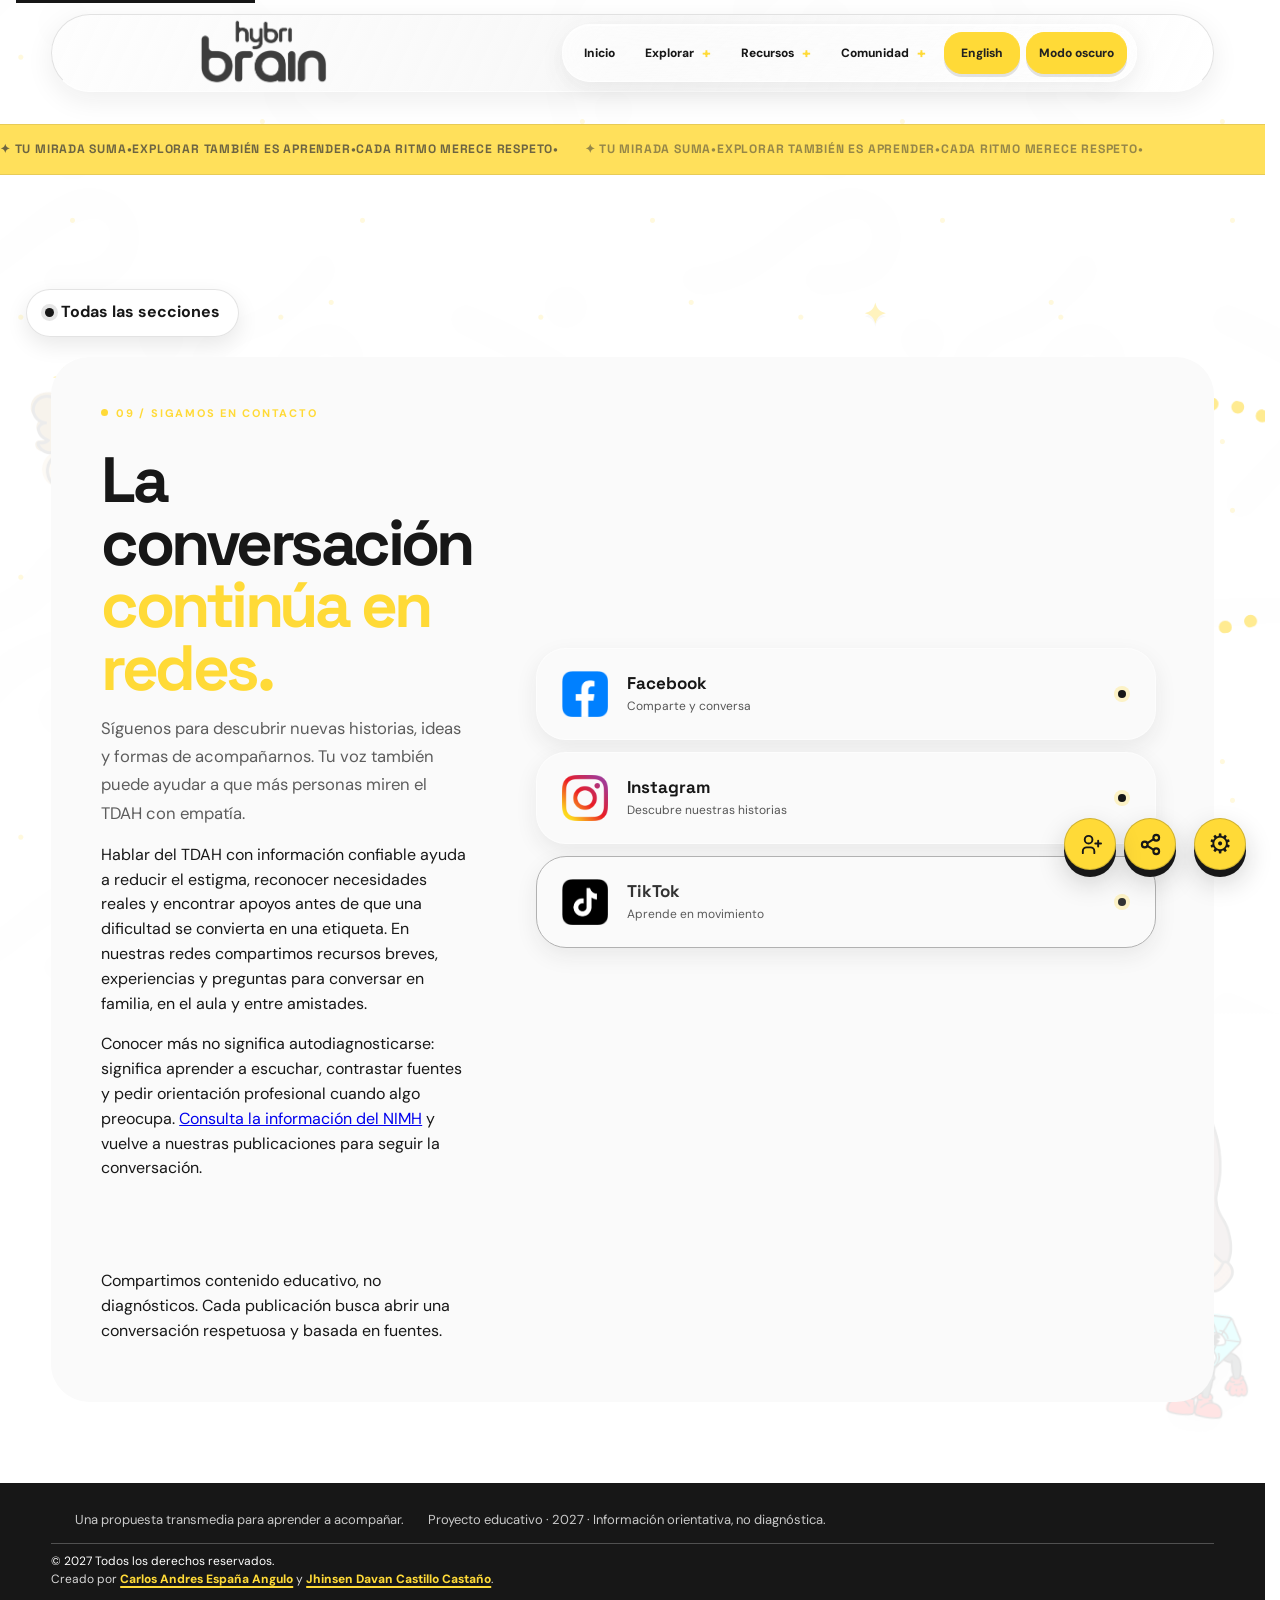
<file: redes.html>
<!doctype html>
<html lang="es"><head><link href="redes.css" rel="stylesheet"/>
<meta charset="utf-8"/>
<meta content="width=device-width, initial-scale=1" name="viewport"/>
<meta content="strict-origin-when-cross-origin" name="referrer"/>
<meta content="Experiencia educativa transmedia para comprender el TDAH desde la empatía." name="description"/>
<title>La conversación continúa en redes. | Otra forma de mirar</title>
<link href="https://fonts.googleapis.com" rel="preconnect"/>
<link href="imagenes/Mesa de trabajo 1_1@4x-8.png" rel="icon" type="image/png"/>
<link crossorigin="" href="https://fonts.gstatic.com" rel="preconnect"/>
<link href="https://fonts.googleapis.com/css2?family=DM+Sans:wght@400;500;700&amp;family=Outfit:wght@400;500;600;700;800&amp;family=Space+Grotesk:wght@500;600;700&amp;display=swap" rel="stylesheet"/>
<link href="styles.css" rel="stylesheet"/>
  <link rel="stylesheet" href="enhancements.css">
  <link rel="stylesheet" href="final-overrides.css">
</head><body class="section-page page-redes"><a class="skip-link" href="#contenido">Saltar al contenido principal</a><header class="site-header" id="inicio">
<div class="container header-inner">
<a aria-label="Otra forma de mirar, inicio" class="brand" href="index.html">
<img alt="" class="brand-logo" src="imagenes/solo letra.png"/>
</a>
<button aria-controls="main-nav" aria-expanded="false" class="menu-toggle" type="button">Menú</button>
<nav aria-label="Navegación principal" class="main-nav" id="main-nav"><a href="index.html">Inicio</a><details class="nav-group"><summary>Explorar</summary><div class="nav-submenu"><a href="inicio.html">Introducción</a><a href="que-es-el-tdah.html">¿Qué es el TDAH?</a><a href="personajes.html">Personajes</a><a href="recorrido.html">Recorrido</a></div></details><details class="nav-group"><summary>Recursos</summary><div class="nav-submenu"><a href="blog.html">Notas</a><a href="galeria.html">Galería</a><a href="minijuegos.html">Minijuegos</a><a href="encuestas.html">Encuestas</a></div></details><details class="nav-group"><summary>Comunidad</summary><div class="nav-submenu"><a href="especialistas.html">Especialistas</a><a href="entrevistas.html">Entrevistas</a><a href="estadisticas.html">Estadísticas</a><a href="creadores.html">Creadores</a></div></details><button aria-pressed="false" class="contrast-button" id="contrast-toggle" type="button">Modo oscuro</button></nav>
</div>
</header><div aria-hidden="true" class="info-marquee section-marquee"><div class="info-marquee-track"><span class="marquee-group"><span>✦ Tu mirada suma</span><span>•</span><span>Explorar también es aprender</span><span>•</span><span>Cada ritmo merece respeto</span><span>•</span></span><span aria-hidden="true" class="marquee-group"><span>✦ Tu mirada suma</span><span>•</span><span>Explorar también es aprender</span><span>•</span><span>Cada ritmo merece respeto</span><span>•</span></span></div></div><main id="contenido"><section aria-labelledby="socials-title" class="socials section character-zone" id="redes"><a aria-label="Volver al inicio y ver todas las secciones" class="section-return-link" href="index.html">Todas las secciones</a><img alt="" aria-hidden="true" class="character-decor character-decor-extra-rem" loading="lazy" src="imagenes/diaactu1.png"/>
<div class="container socials-inner">
<div><p class="section-number">09 / sigamos en contacto</p><h2 id="socials-title">La conversación<br/><em>continúa en redes.</em></h2><p class="social-invitation">Síguenos para descubrir nuevas historias, ideas y formas de acompañarnos. Tu voz también puede ayudar a que más personas miren el TDAH con empatía.</p><div class="social-context"><p>Hablar del TDAH con información confiable ayuda a reducir el estigma, reconocer necesidades reales y encontrar apoyos antes de que una dificultad se convierta en una etiqueta. En nuestras redes compartimos recursos breves, experiencias y preguntas para conversar en familia, en el aula y entre amistades.</p><p>Conocer más no significa autodiagnosticarse: significa aprender a escuchar, contrastar fuentes y pedir orientación profesional cuando algo preocupa. <a href="https://www.nimh.nih.gov/health/topics/attention-deficit-hyperactivity-disorder-adhd" target="_blank" rel="noopener noreferrer">Consulta la información del NIMH</a> y vuelve a nuestras publicaciones para seguir la conversación.</p></div></div>
<div class="social-grid" aria-label="Nuestras redes sociales">
<!-- Facebook -->
<a class="social-card social-facebook" href="https://www.facebook.com/profile.php?id=61594085487904" rel="noopener noreferrer" target="_blank">
<span aria-hidden="true" class="social-icon-wrapper">
<img alt="" class="social-img" src="imagenes/facebook.png"/>
</span>
<span><strong>Facebook</strong><small>Comparte y conversa</small></span>
<span aria-hidden="true" class="social-arrow" aria-label="Abrir enlace"></span>
</a>
<!-- Instagram -->
<a class="social-card social-instagram" href="https://www.instagram.com/hibrybrain/" rel="noopener noreferrer" target="_blank">
<span aria-hidden="true" class="social-icon-wrapper">
<img alt="" class="social-img" src="imagenes/rere.png"/>
</span>
<span><strong>Instagram</strong><small>Descubre nuestras historias</small></span>
<span aria-hidden="true" class="social-arrow" aria-label="Abrir enlace"></span>
</a>
<!-- TikTok -->
<a class="social-card social-tiktok" href="https://www.tiktok.com/@hibrydbrain" rel="noopener noreferrer" target="_blank">
<span aria-hidden="true" class="social-icon-wrapper">
<img alt="" class="social-img" src="imagenes/tik tok.png"/>
</span>
<span><strong>TikTok</strong><small>Aprende en movimiento</small></span>
<span aria-hidden="true" class="social-arrow" aria-label="Abrir enlace"></span>
</a>
</div><div class="social-source-note"><span class="animated-dot" aria-hidden="true"></span><p>Compartimos contenido educativo, no diagnósticos. Cada publicación busca abrir una conversación respetuosa y basada en fuentes.</p></div>
</div>
</section></main><footer class="site-footer"><div class="container footer-inner"><div class="brand footer-brand"></div><p>Una propuesta transmedia para aprender a acompañar.</p><p class="footer-small">Proyecto educativo · 2027 · Información orientativa, no diagnóstica.</p><p class="footer-rights">© 2027 Todos los derechos reservados.<br/><span>Creado por <a href="creadores.html">Carlos Andres España Angulo</a> y <a href="creadores.html">Jhinsen Davan Castillo Castaño</a>.</span></p></div></footer><script src="site-analytics.js"></script><script src="redes.js"></script>  <script src="translations-en.js" defer></script><script src="enhancements.js" defer></script>
</body></html>
</file>
